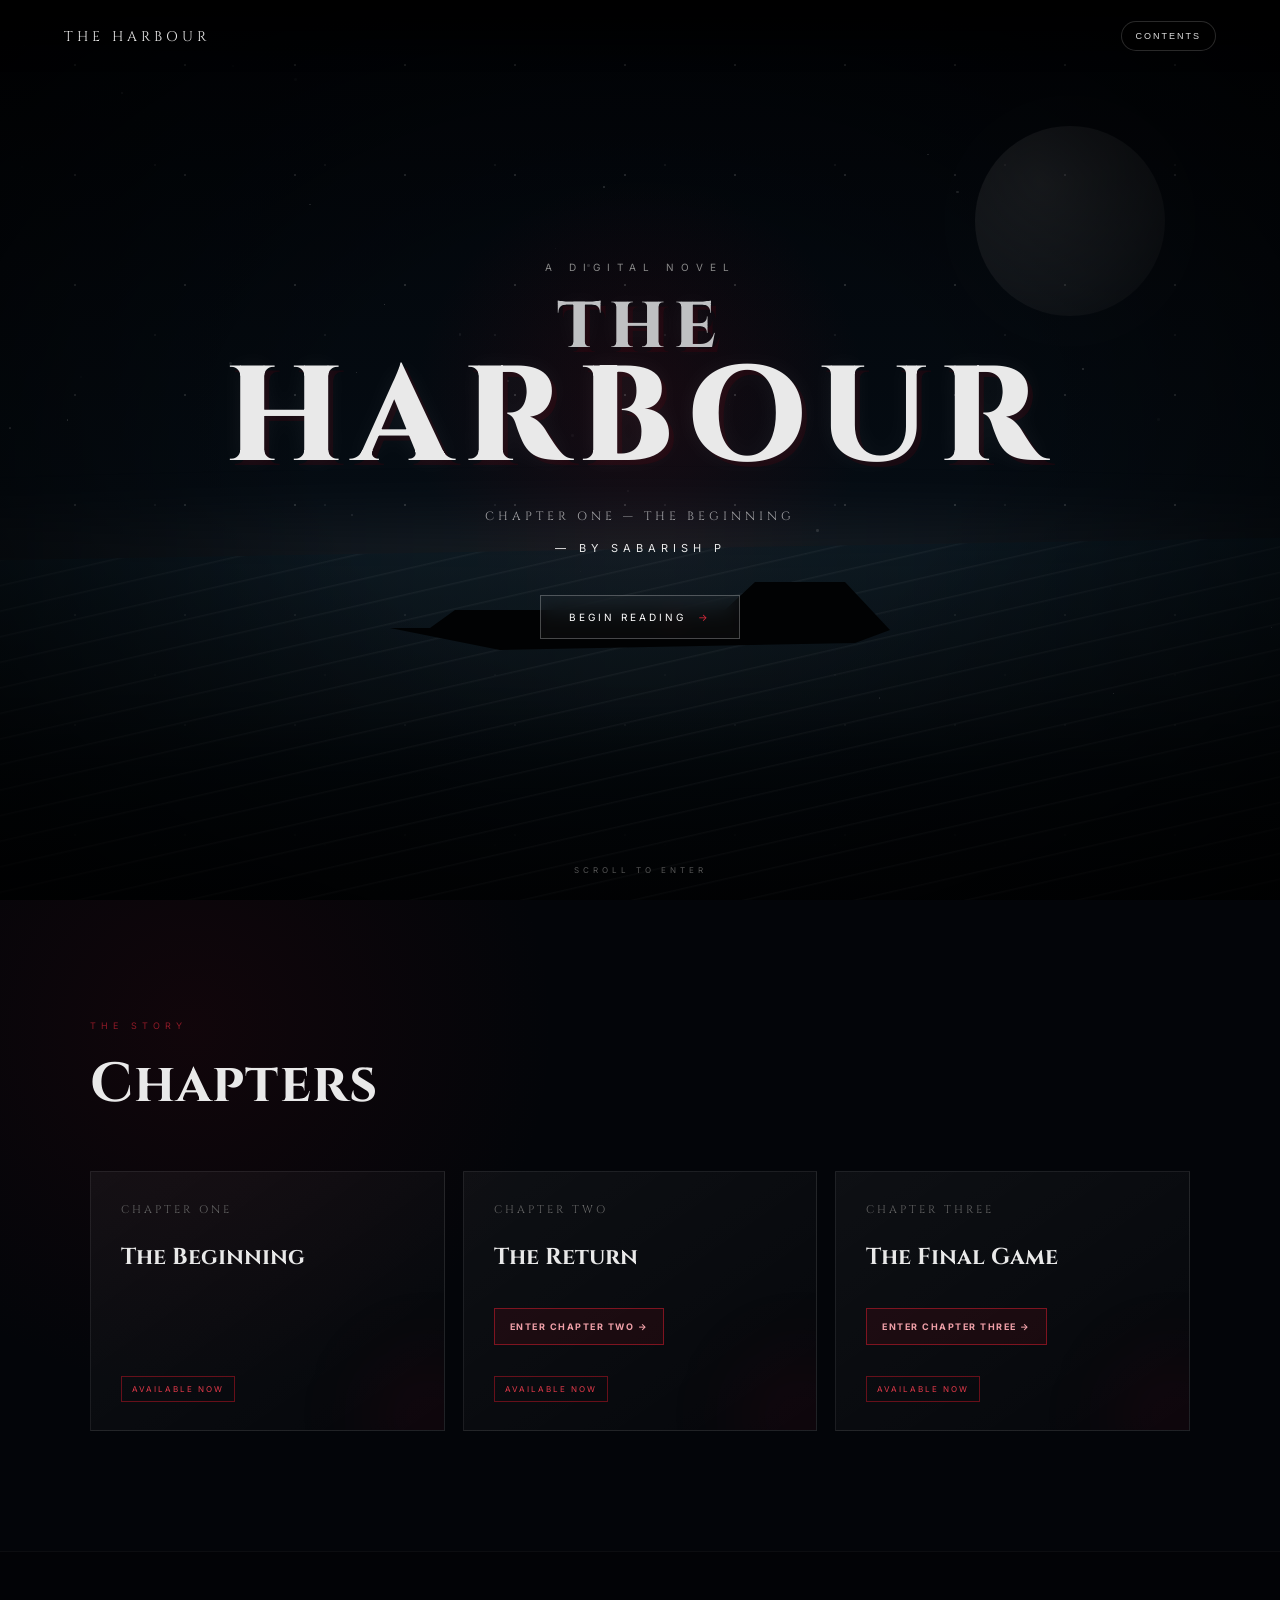
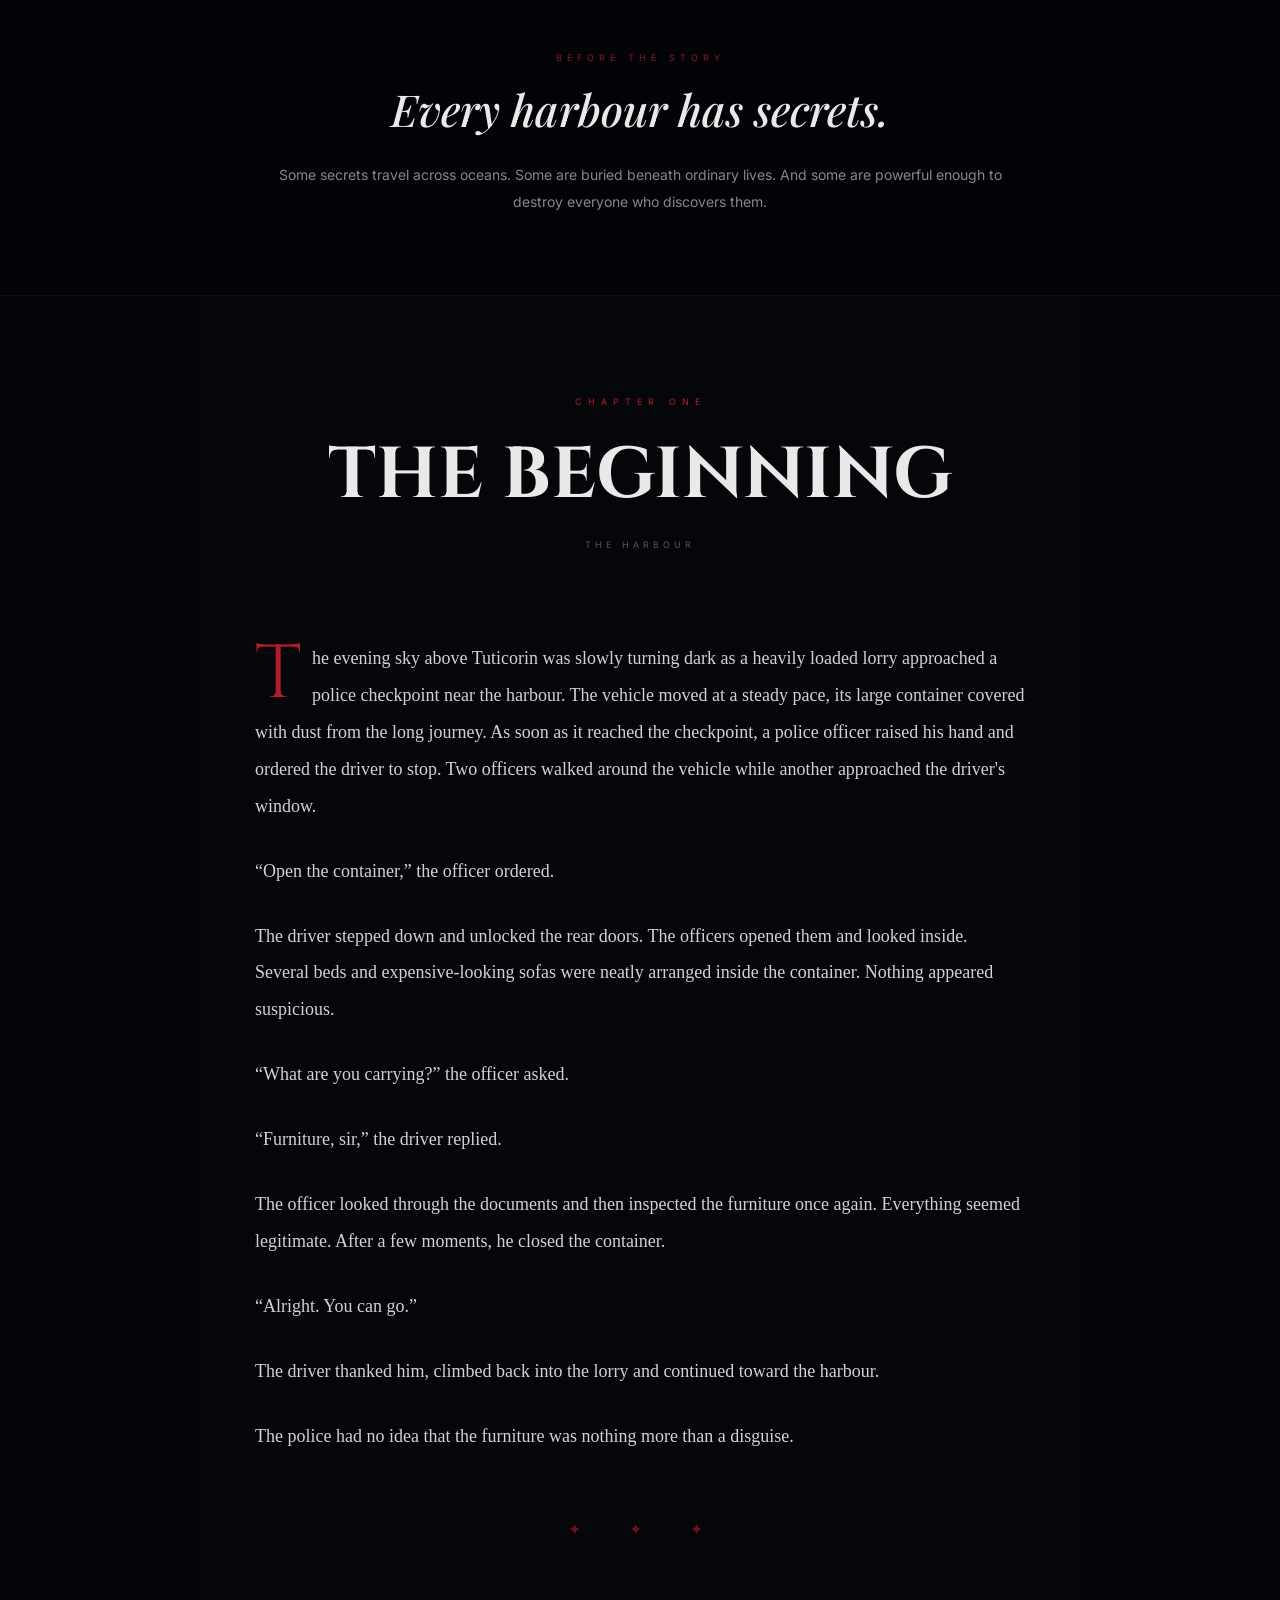
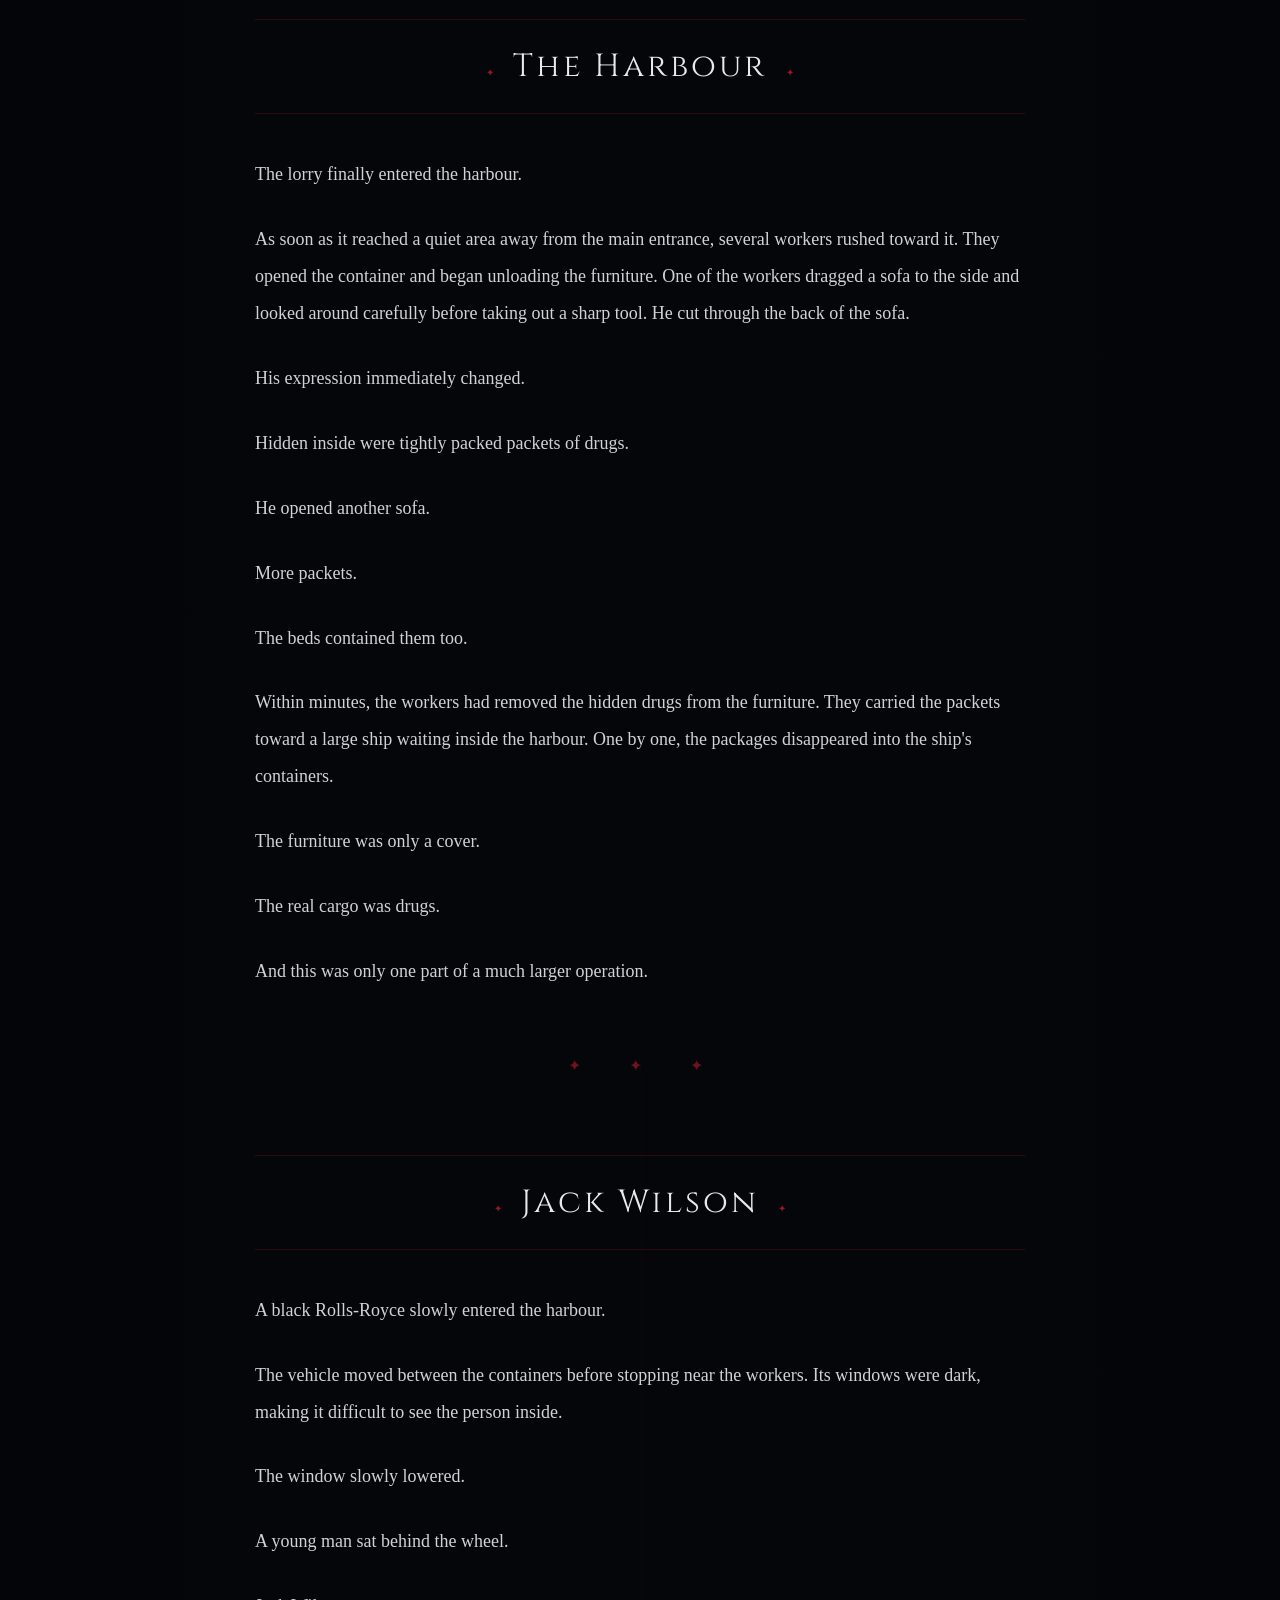
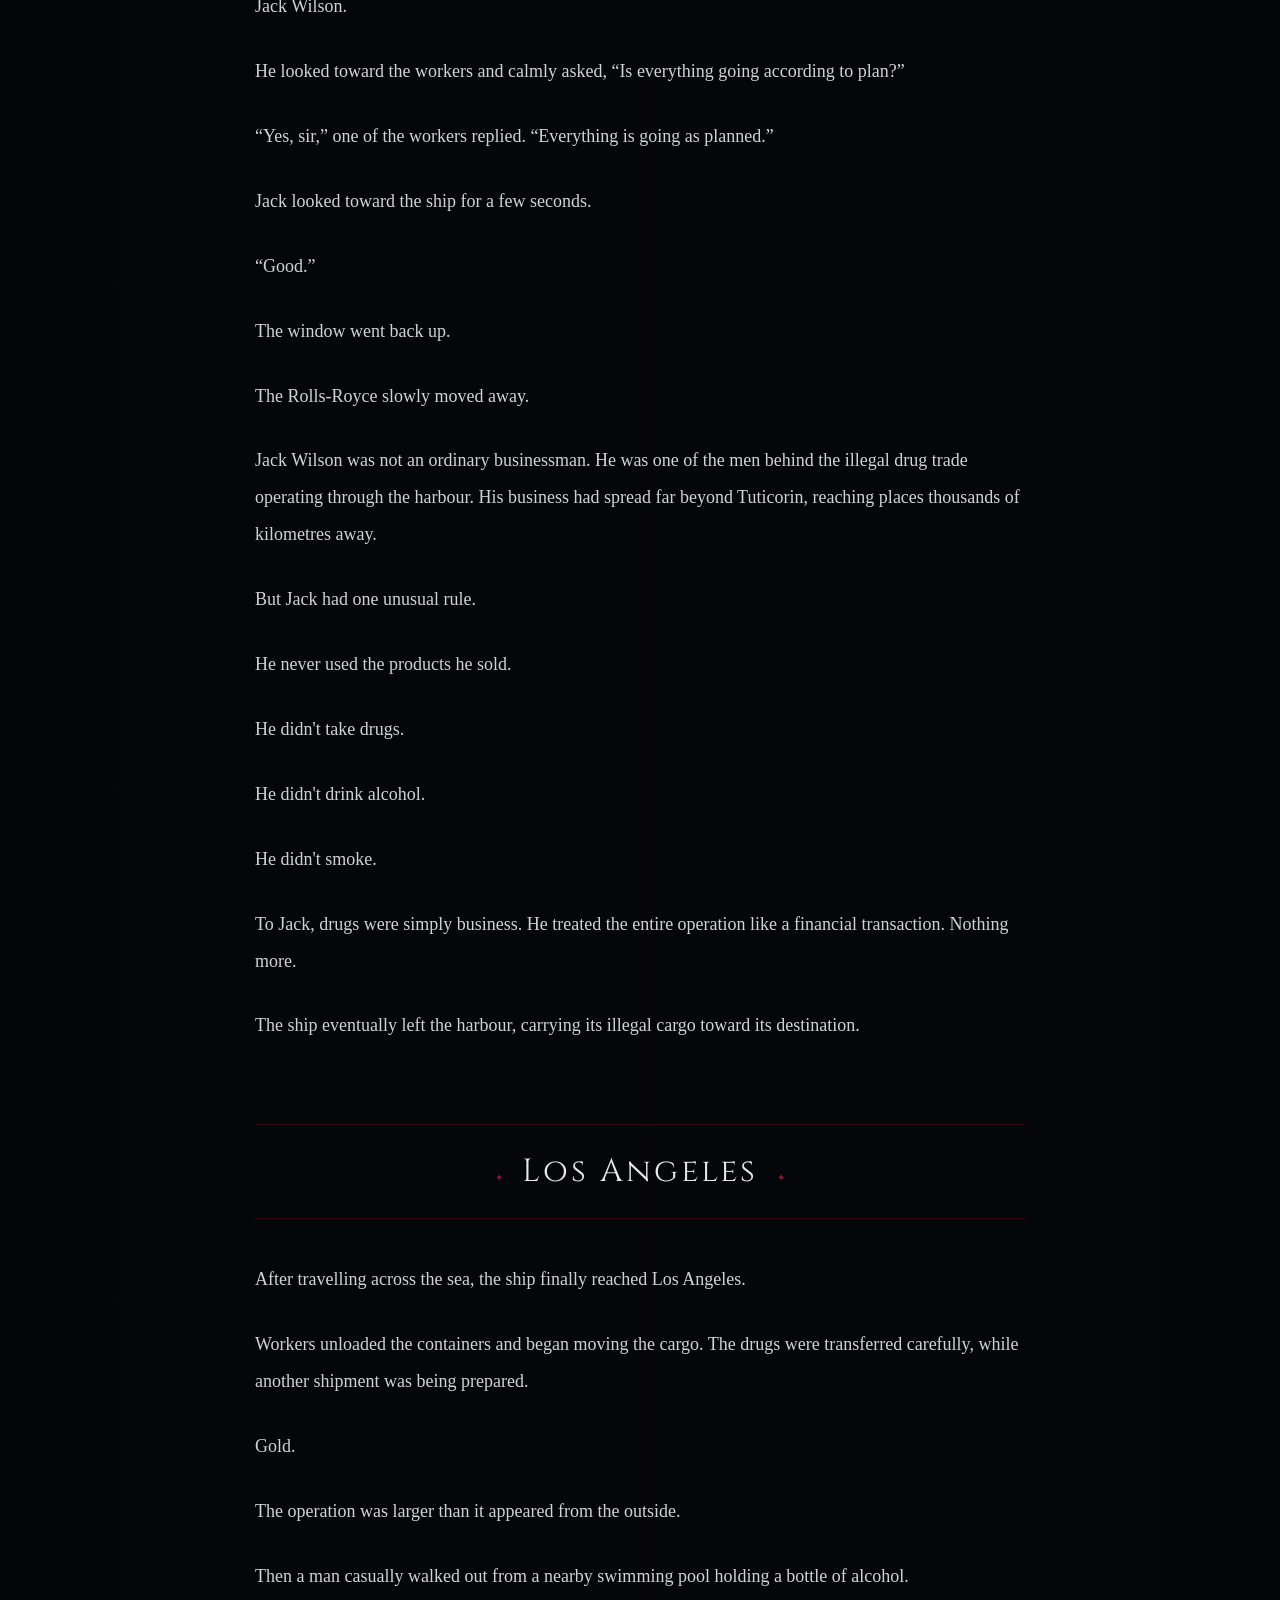
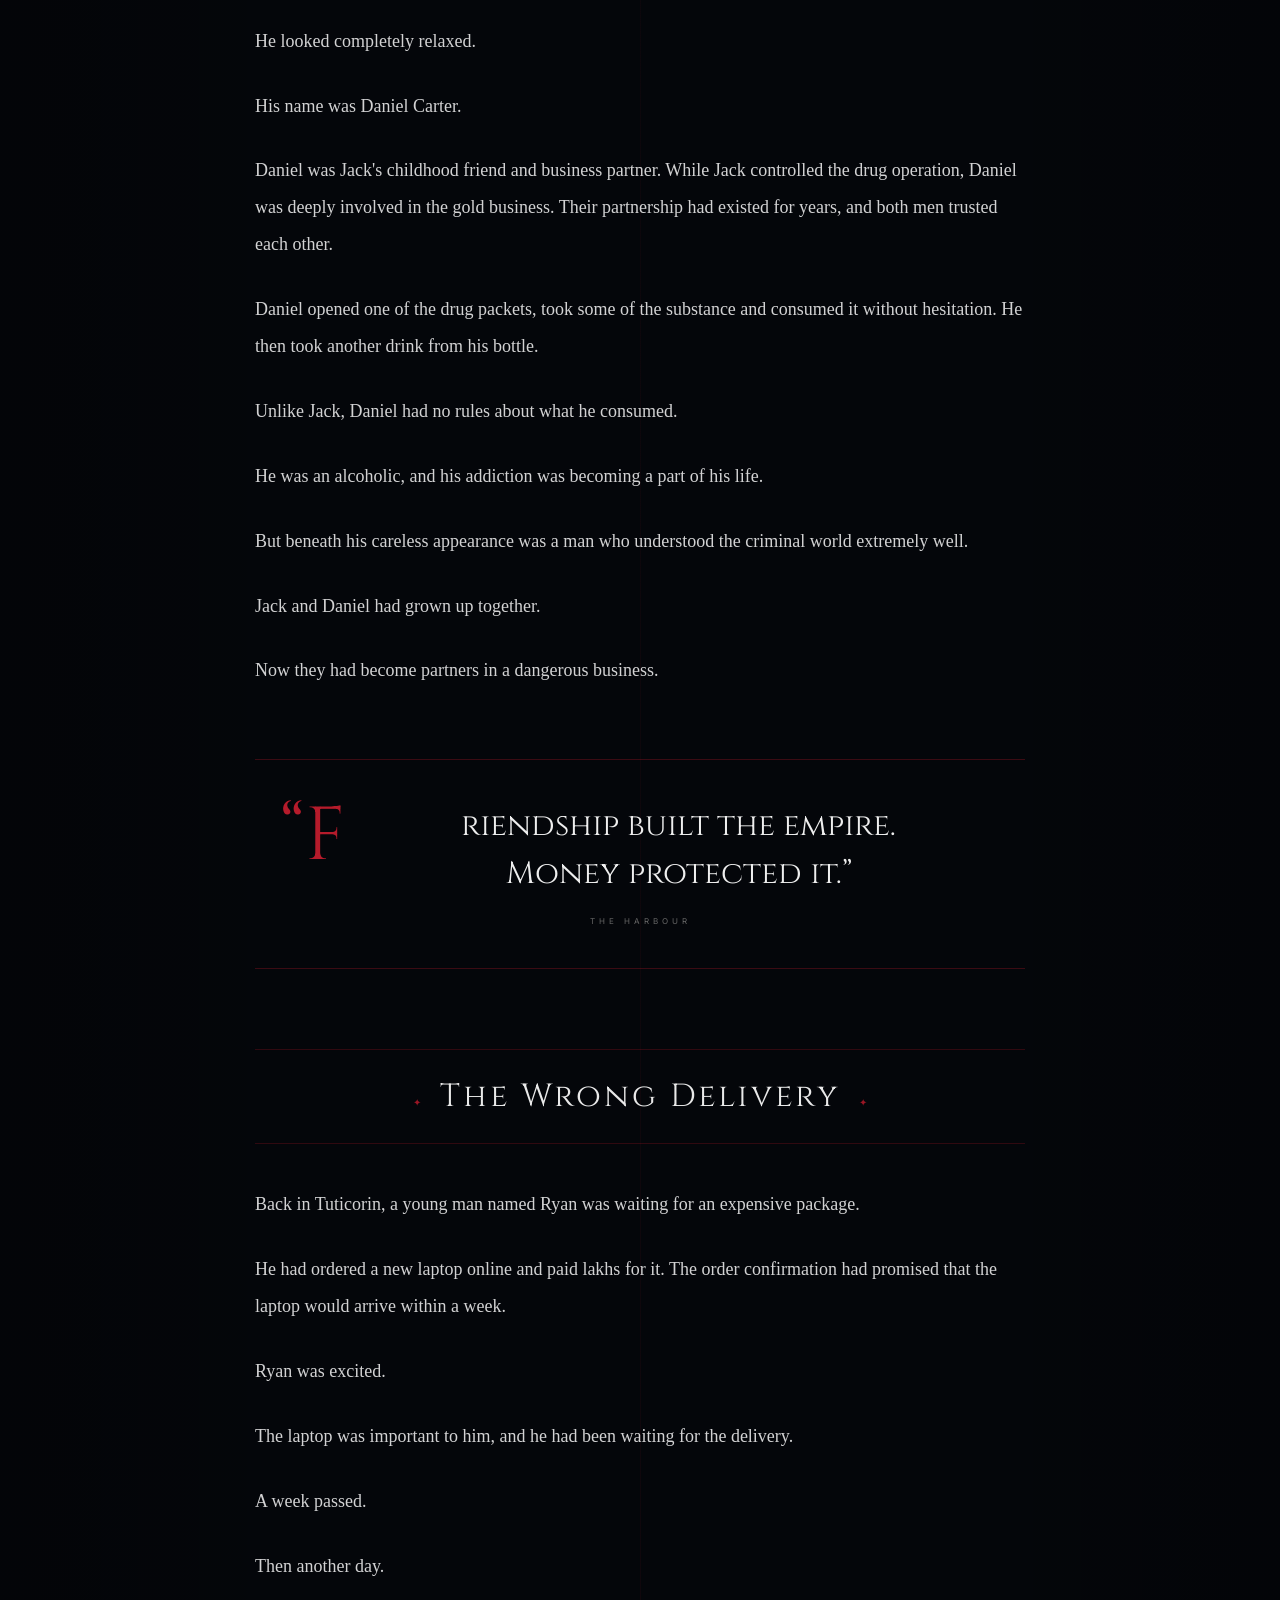
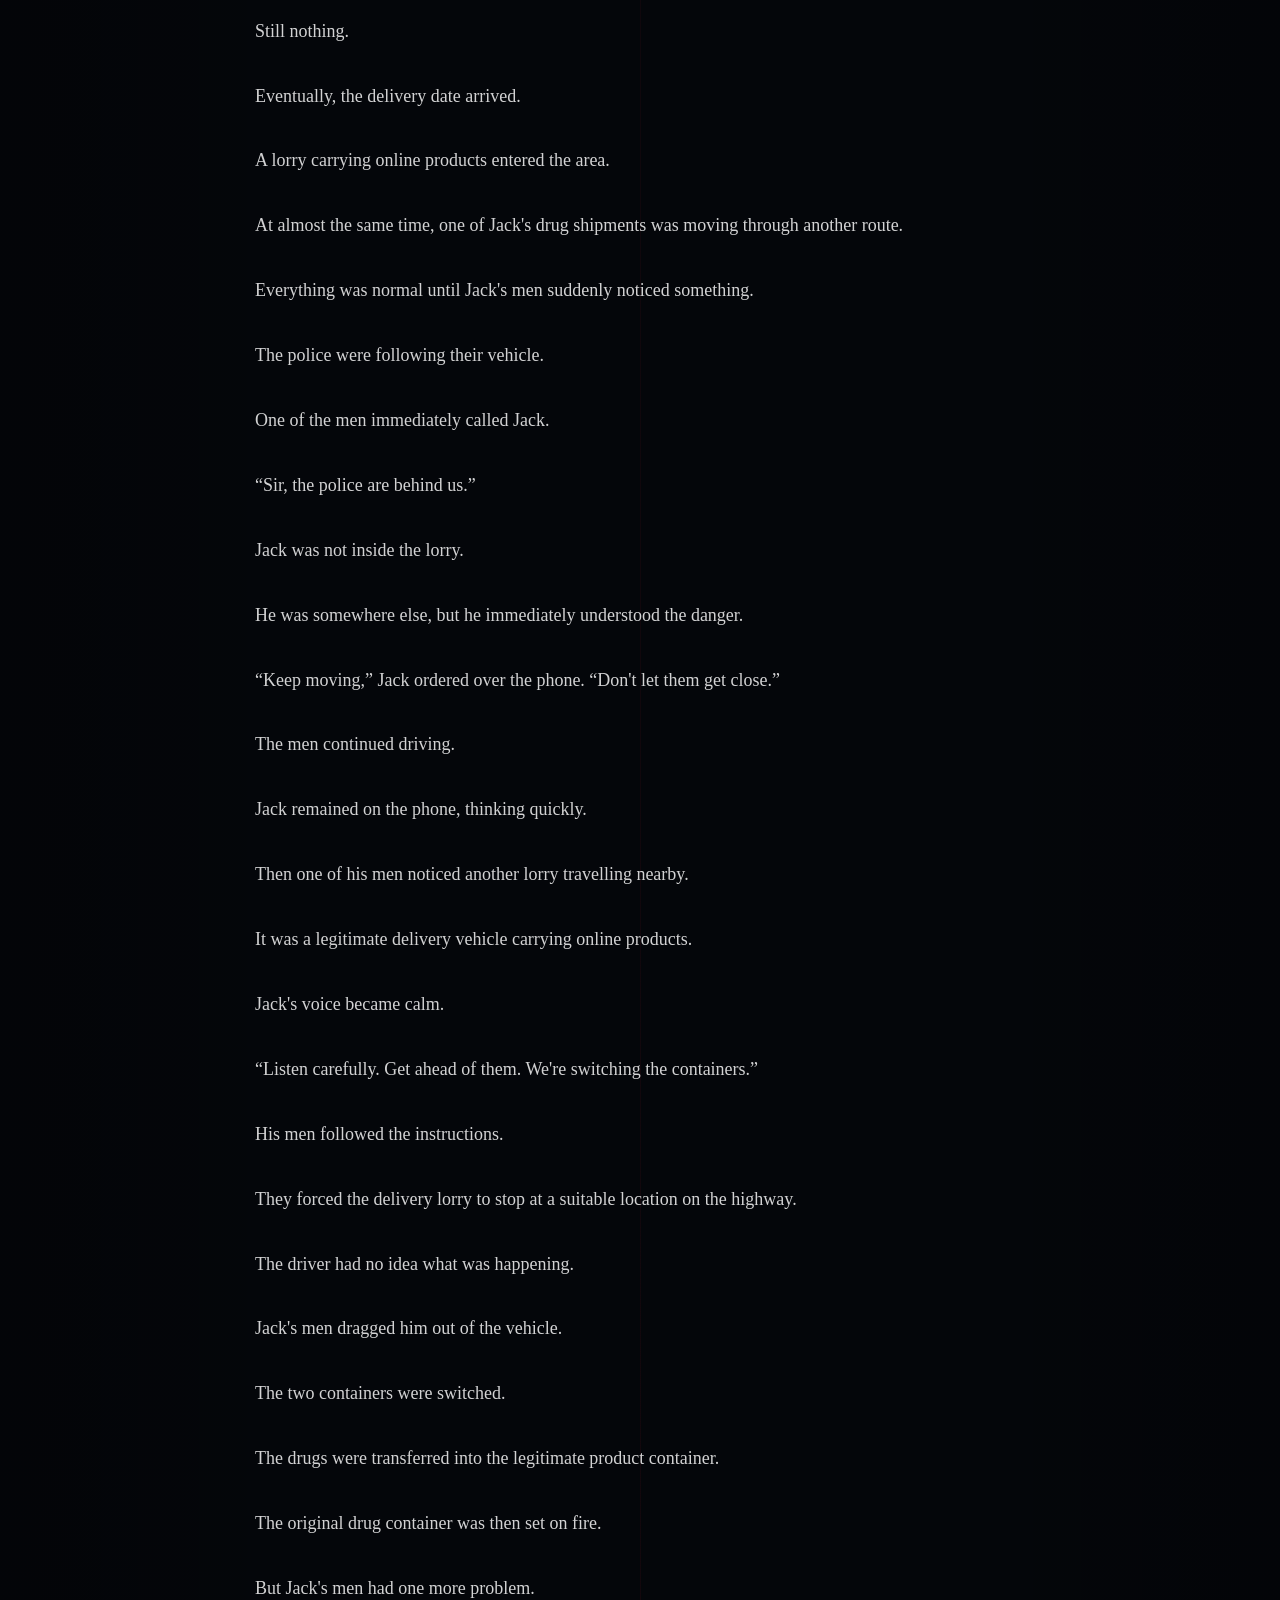
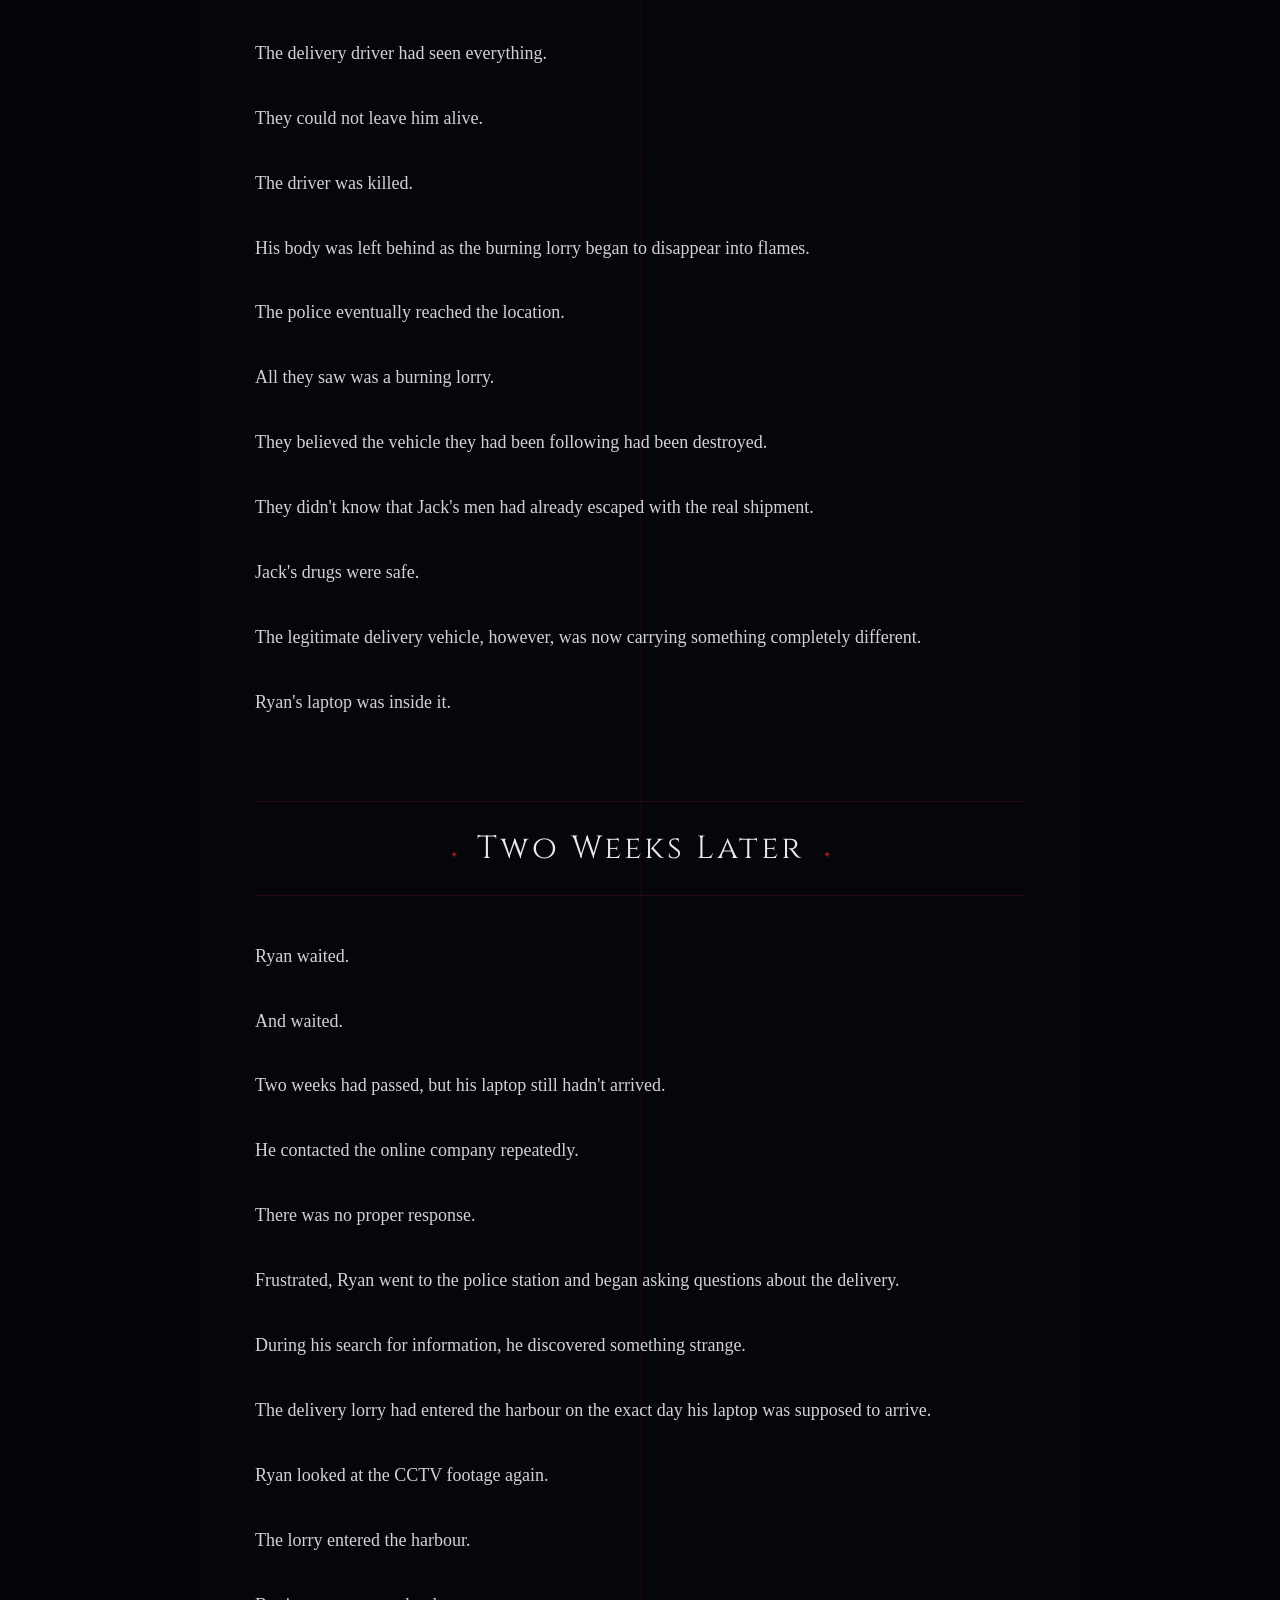
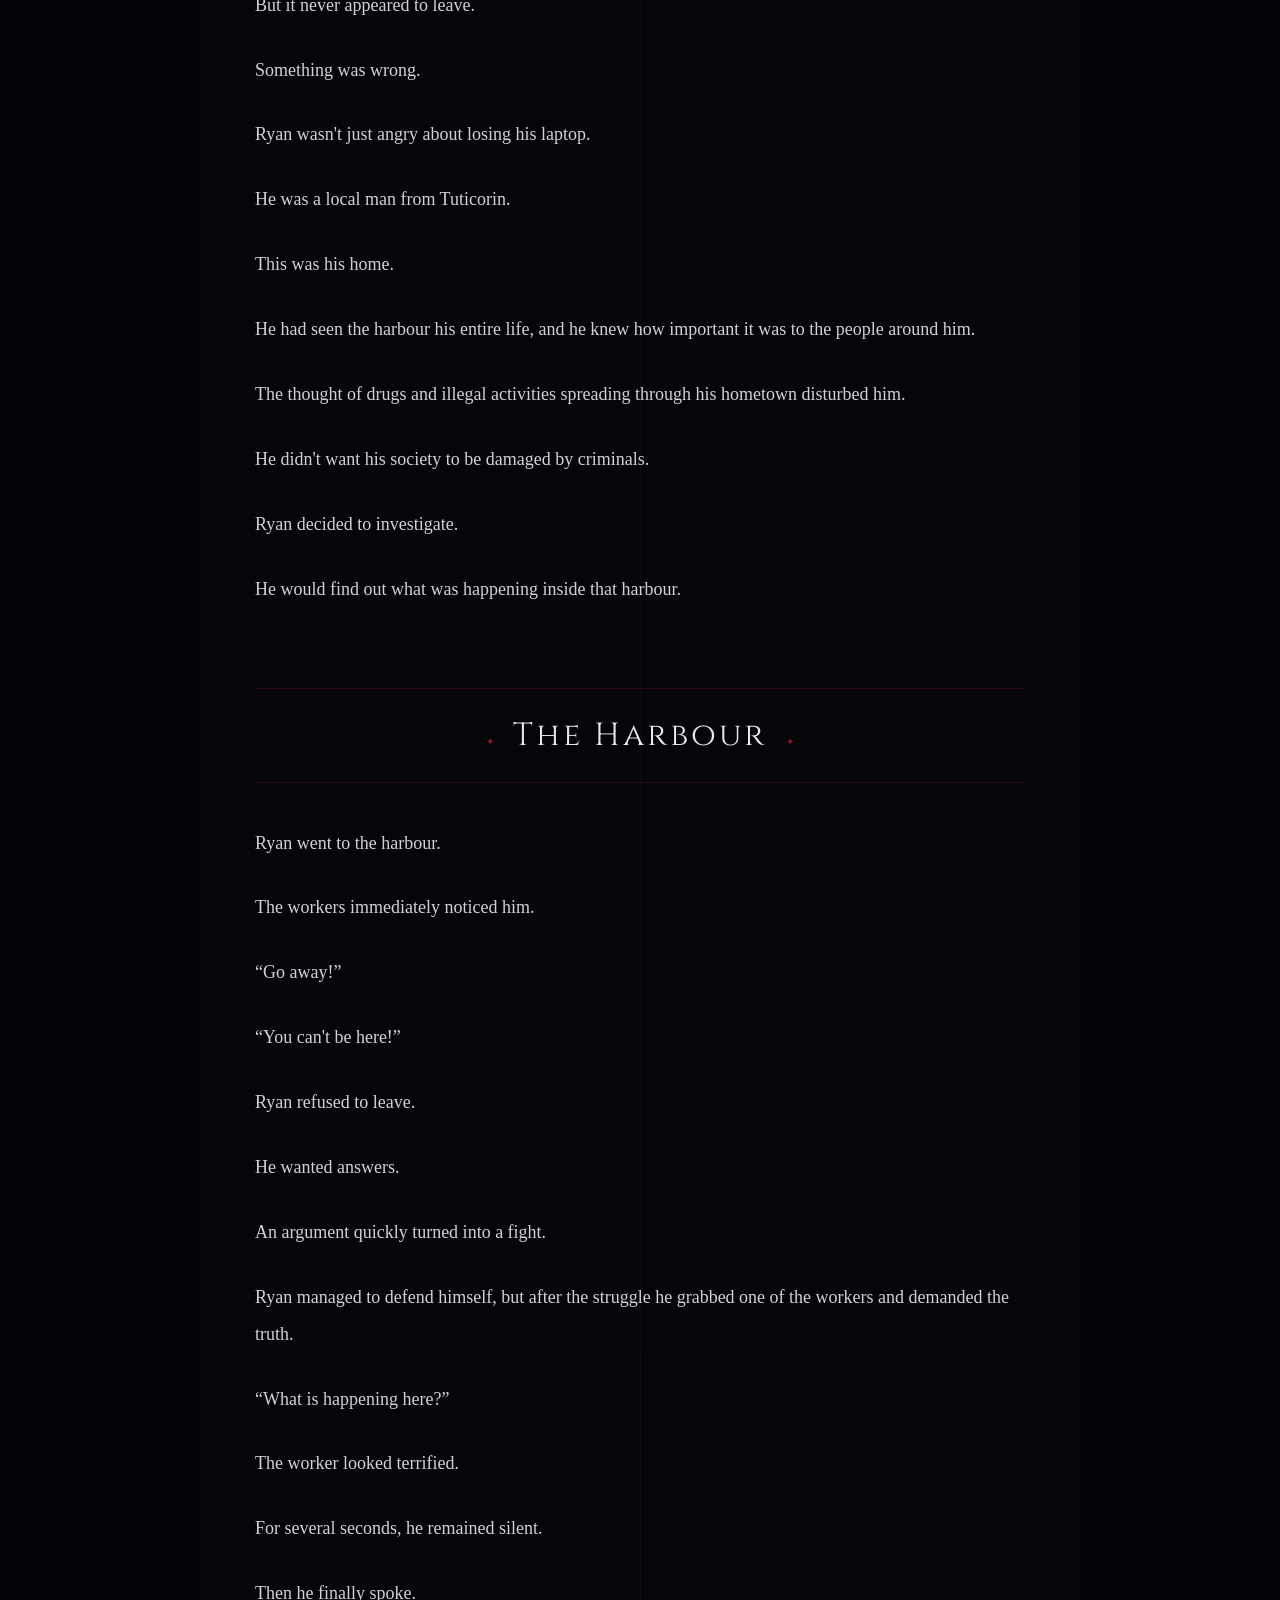
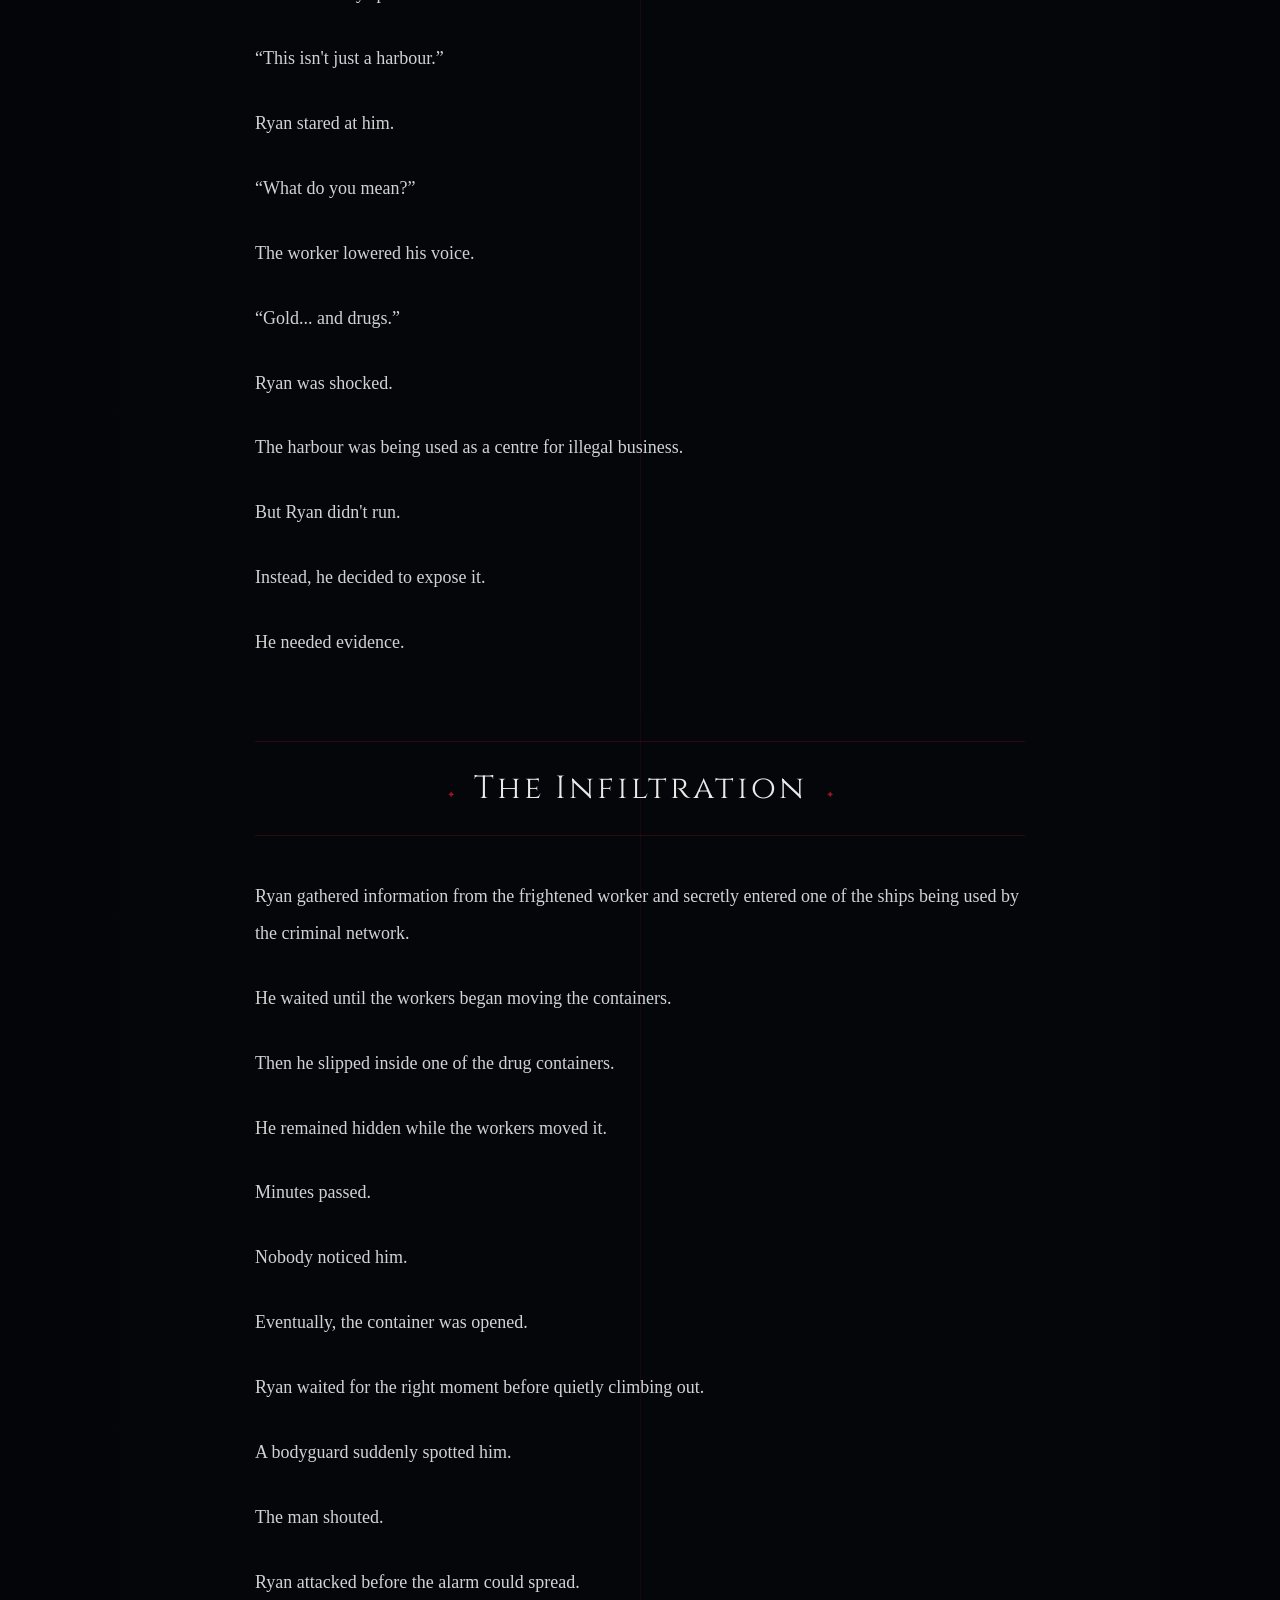
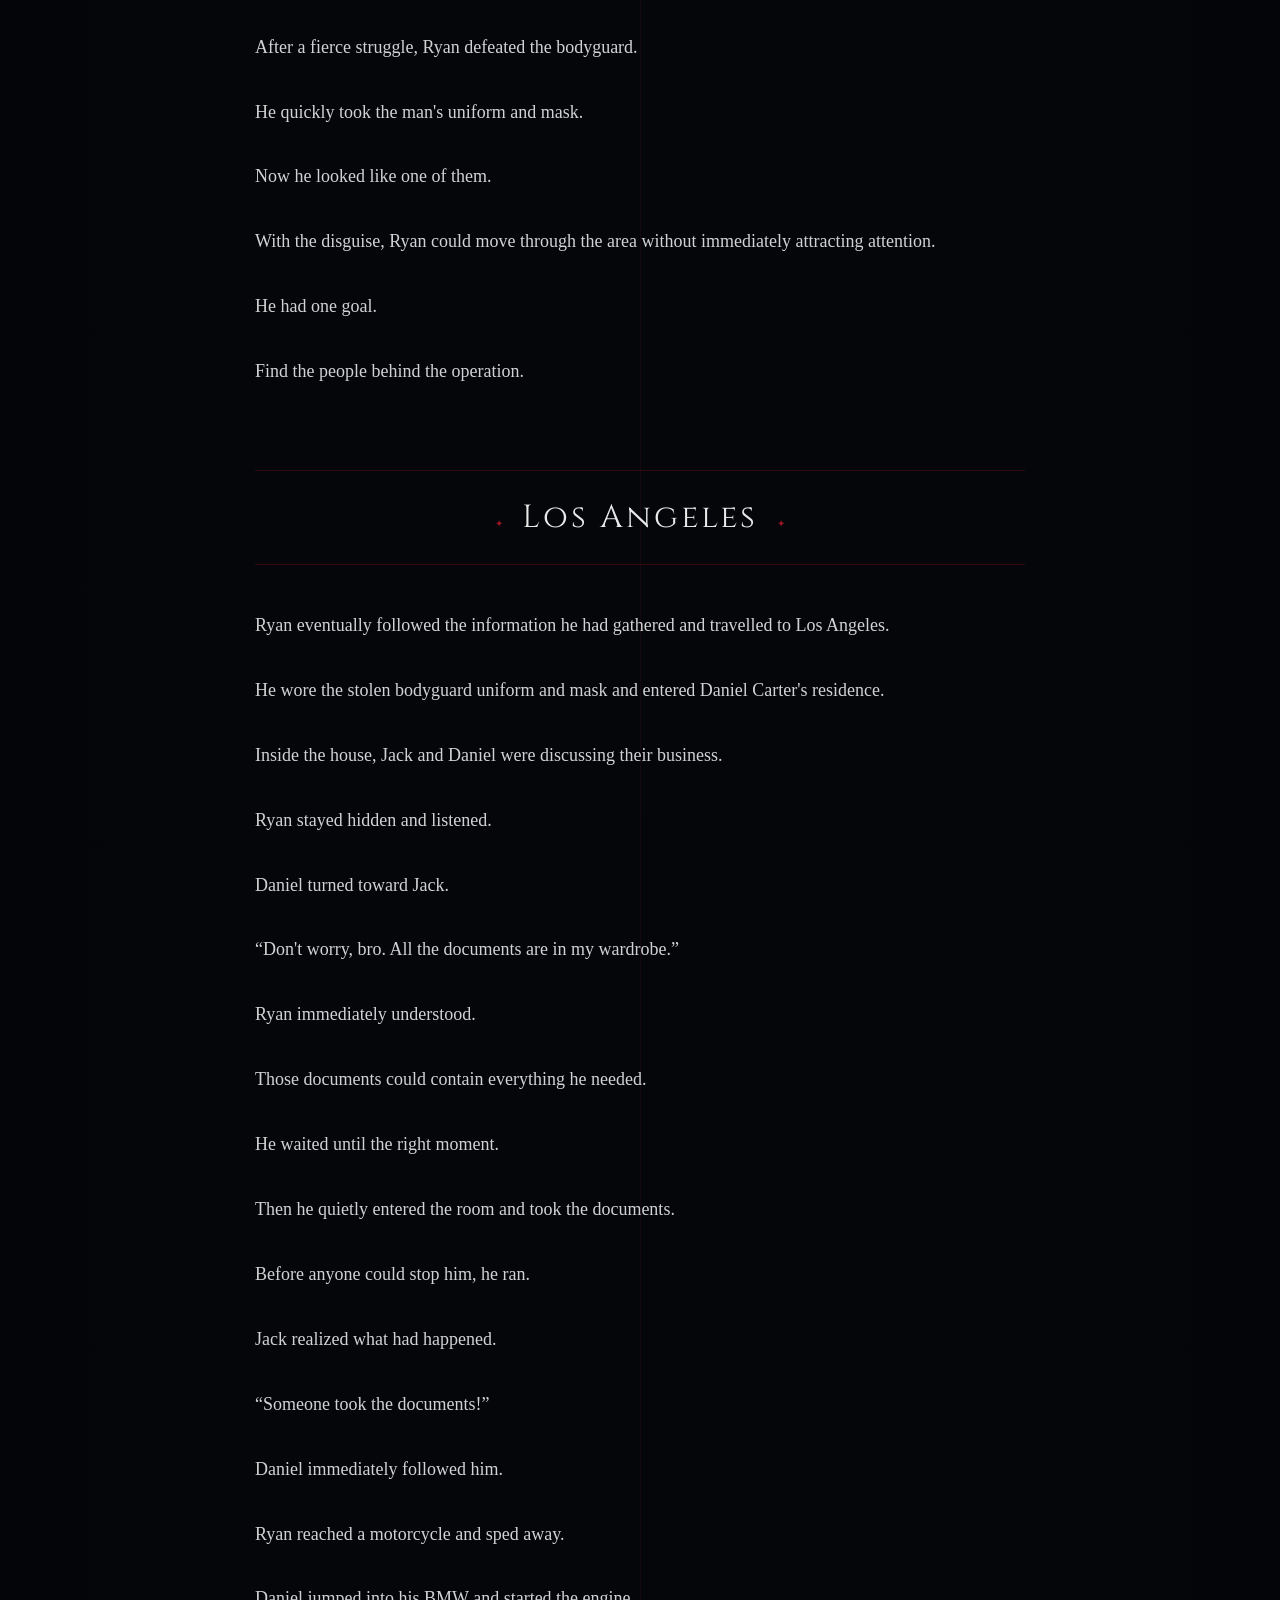
<file: index.html>
<!DOCTYPE html>
<html lang="en">
<head>
<meta charset="UTF-8">
<meta name="viewport" content="width=device-width, initial-scale=1.0">
<meta name="theme-color" content="#030407">
<meta name="description" content="THE HARBOUR — Chapter One: The Beginning — By Sabarish P">

<title>THE HARBOUR | Chapter One</title>

<link rel="preconnect" href="https://fonts.googleapis.com">
<link rel="preconnect" href="https://fonts.gstatic.com" crossorigin>
<link href="https://fonts.googleapis.com/css2?family=Cinzel:wght@500;600;700;800;900&family=Inter:wght@400;500;600;700&family=Playfair+Display:ital,wght@0,500;0,600;1,500&display=swap" rel="stylesheet">

<style>
*{
    margin:0;
    padding:0;
    box-sizing:border-box;
}

html{
    scroll-behavior:smooth;
}

body{
    background:#020306;
    color:#e9e9e9;
    font-family:Inter,Arial,sans-serif;
    overflow-x:hidden;
}

:root{
    --red:#a81425;
    --bright-red:#e52b3c;
    --dark-red:#4d0812;
    --white:#eeeeee;
    --muted:#85878d;
    --line:rgba(255,255,255,.09);
}

/* LOADING SCREEN */

.loader{
    position:fixed;
    inset:0;
    background:#010204;
    z-index:99999;
    display:flex;
    align-items:center;
    justify-content:center;
    flex-direction:column;
    transition:1s ease;
}

.loader.hide{
    opacity:0;
    visibility:hidden;
}

.loader-title{
    font-family:Cinzel,serif;
    font-size:clamp(30px,9vw,75px);
    letter-spacing:clamp(4px,2vw,13px);
    text-align:center;
}

.loader-sub{
    margin-top:18px;
    color:#666;
    font-size:9px;
    letter-spacing:5px;
}

.loader-line{
    width:180px;
    height:1px;
    margin-top:25px;
    background:#a81425;
    box-shadow:0 0 15px #a81425;
    animation:loaderLine 1.7s infinite;
}

@keyframes loaderLine{
    0%{transform:scaleX(.05);opacity:.2}
    50%{transform:scaleX(1);opacity:1}
    100%{transform:scaleX(.05);opacity:.2}
}

/* READING PROGRESS */

.progress{
    position:fixed;
    top:0;
    left:0;
    width:0;
    height:3px;
    background:linear-gradient(90deg,#530611,#d51d31,#ff4a58);
    box-shadow:0 0 15px rgba(229,43,60,.7);
    z-index:10000;
}

/* NAVBAR */

.nav{
    position:fixed;
    top:0;
    left:0;
    width:100%;
    height:72px;
    padding:0 5%;
    display:flex;
    justify-content:space-between;
    align-items:center;
    z-index:5000;
    background:linear-gradient(
        to bottom,
        rgba(0,0,0,.88),
        rgba(0,0,0,0)
    );
    pointer-events:none;
}

.nav-logo{
    font-family:Cinzel,serif;
    font-size:14px;
    letter-spacing:4px;
    pointer-events:auto;
}

.nav-right{
    display:flex;
    align-items:center;
    gap:10px;
}

.nav-btn{
    pointer-events:auto;
    border:1px solid rgba(255,255,255,.16);
    background:rgba(0,0,0,.35);
    color:#ddd;
    padding:9px 14px;
    border-radius:30px;
    font-size:9px;
    letter-spacing:2px;
    cursor:pointer;
    backdrop-filter:blur(12px);
    transition:.3s;
}

.nav-btn:hover{
    border-color:#9c1727;
    color:#fff;
}

/* HERO */

.hero{
    min-height:100svh;
    position:relative;
    overflow:hidden;
    display:flex;
    align-items:center;
    justify-content:center;
    text-align:center;
    background:
        radial-gradient(
            circle at 50% 45%,
            rgba(100,12,22,.20),
            transparent 28%
        ),
        linear-gradient(
            180deg,
            #010307 0%,
            #050c13 55%,
            #020305 100%
        );
}

.stars{
    position:absolute;
    inset:0;
    background-image:
        radial-gradient(circle,rgba(255,255,255,.55) 1px,transparent 1.5px),
        radial-gradient(circle,rgba(255,255,255,.25) 1px,transparent 1.5px);
    background-size:110px 110px,170px 170px;
    background-position:20px 10px,70px 80px;
    opacity:.25;
}

.moon{
    position:absolute;
    width:190px;
    height:190px;
    right:9%;
    top:14%;
    border-radius:50%;
    background:
        radial-gradient(
            circle at 35% 30%,
            #d9d9d9,
            #858585 58%,
            #353535
        );
    opacity:.13;
    box-shadow:0 0 100px rgba(220,220,220,.18);
}

.ocean{
    position:absolute;
    left:-5%;
    bottom:-3%;
    width:110%;
    height:42%;
    background:
        repeating-linear-gradient(
            168deg,
            transparent 0 12px,
            rgba(255,255,255,.045) 13px,
            transparent 15px 25px
        ),
        linear-gradient(
            to bottom,
            rgba(5,25,36,.4),
            #010204
        );
    transform:skewY(-1deg);
    animation:ocean 12s linear infinite;
}

@keyframes ocean{
    from{background-position:0 0}
    to{background-position:500px 0}
}

.ship{
    position:absolute;
    bottom:25%;
    left:50%;
    transform:translateX(-50%);
    width:min(500px,75vw);
    height:100px;
    background:#010203;
    clip-path:polygon(
        0 53%,
        8% 53%,
        13% 35%,
        67% 35%,
        73% 7%,
        91% 7%,
        100% 55%,
        93% 68%,
        22% 75%
    );
    filter:drop-shadow(0 0 20px #000);
}

.ship-light{
    position:absolute;
    width:3px;
    height:3px;
    border-radius:50%;
    background:#d92b3a;
    box-shadow:0 0 10px #d92b3a;
    bottom:31%;
    left:calc(50% + 30px);
    animation:blink 2s infinite;
}

@keyframes blink{
    0%,45%,100%{opacity:.2}
    50%,70%{opacity:1}
}

.fog{
    position:absolute;
    width:150%;
    height:220px;
    left:-25%;
    bottom:18%;
    background:
        linear-gradient(
            90deg,
            transparent,
            rgba(220,225,230,.09),
            transparent
        );
    filter:blur(28px);
    animation:fog 13s ease-in-out infinite alternate;
}

@keyframes fog{
    from{transform:translateX(-10%)}
    to{transform:translateX(10%)}
}

.hero:after{
    content:"";
    position:absolute;
    inset:0;
    pointer-events:none;
    background:
        radial-gradient(
            ellipse at center,
            transparent 35%,
            rgba(0,0,0,.78) 100%
        );
}

.hero-content{
    position:relative;
    z-index:10;
    width:min(1000px,92%);
    padding:40px 15px;
    animation:heroEnter 1.8s ease;
}

@keyframes heroEnter{
    from{
        opacity:0;
        transform:translateY(35px) scale(.97);
    }
    to{
        opacity:1;
        transform:translateY(0) scale(1);
    }
}

.hero-tag{
    color:#888;
    font-size:10px;
    letter-spacing:7px;
    margin-bottom:28px;
}

.hero h1{
    font-family:Cinzel,serif;
    font-weight:800;
    font-size:clamp(50px,13vw,135px);
    line-height:.84;
    letter-spacing:clamp(2px,1vw,12px);
    text-shadow:
        0 0 25px rgba(255,255,255,.06),
        5px 5px 0 rgba(80,0,10,.25);
}

.hero h1 .top{
    display:block;
    font-size:.48em;
    letter-spacing:8px;
    margin-bottom:8px;
    color:#bfc0c2;
}

.hero h1 .main{
    display:block;
}

.hero-subtitle{
    margin-top:32px;
    font-family:Cinzel,serif;
    color:#a5a5a8;
    font-size:12px;
    letter-spacing:4px;
}

.hero-author{
    margin-top:17px;
    font-size:11px;
    letter-spacing:5px;
}

.begin-btn{
    display:inline-flex;
    align-items:center;
    justify-content:center;
    margin-top:40px;
    padding:15px 28px;
    color:white;
    text-decoration:none;
    border:1px solid rgba(255,255,255,.25);
    background:rgba(255,255,255,.035);
    backdrop-filter:blur(10px);
    letter-spacing:3px;
    font-size:10px;
    transition:.35s;
}

.begin-btn span{
    margin-left:12px;
    color:#d82a3b;
}

.begin-btn:hover{
    background:#74101d;
    border-color:#b52131;
    box-shadow:
        0 0 25px rgba(170,20,35,.35),
        inset 0 0 20px rgba(255,255,255,.04);
    transform:translateY(-4px);
}

.scroll-hint{
    position:absolute;
    z-index:15;
    bottom:25px;
    left:50%;
    transform:translateX(-50%);
    color:#555;
    font-size:8px;
    letter-spacing:4px;
}

/* CONTENTS */

.contents{
    position:relative;
    padding:120px 0;
    background:
        radial-gradient(
            circle at 15% 20%,
            rgba(100,10,20,.14),
            transparent 30%
        ),
        #030509;
}

.container{
    width:min(1100px,90%);
    margin:auto;
}

.section-label{
    font-size:9px;
    color:#8e1a27;
    letter-spacing:5px;
    margin-bottom:16px;
}

.section-title{
    font-family:Cinzel,serif;
    font-size:clamp(30px,5vw,55px);
    letter-spacing:1px;
}

.chapter-grid{
    display:grid;
    grid-template-columns:repeat(3,1fr);
    gap:18px;
    margin-top:50px;
}

.chapter-card{
    min-height:260px;
    padding:30px;
    position:relative;
    overflow:hidden;
    border:1px solid var(--line);
    background:
        linear-gradient(
            145deg,
            rgba(255,255,255,.045),
            rgba(255,255,255,.008)
        );
    transition:.45s;
}

.chapter-card:before{
    content:"";
    position:absolute;
    width:130px;
    height:130px;
    border-radius:50%;
    background:rgba(150,10,25,.08);
    filter:blur(35px);
    right:-50px;
    bottom:-50px;
    pointer-events:none;
}

.chapter-card:hover{
    transform:translateY(-8px);
    border-color:rgba(180,25,40,.5);
    box-shadow:0 20px 50px rgba(0,0,0,.45);
}

.card-number{
    font-family:Cinzel,serif;
    color:#666;
    font-size:11px;
    letter-spacing:3px;
}

.chapter-card h3{
    font-family:Cinzel,serif;
    font-size:23px;
    margin-top:25px;
}

.card-status{
    position:absolute;
    bottom:28px;
    left:30px;
    font-size:8px;
    letter-spacing:2px;
    padding:7px 10px;
    border:1px solid rgba(255,255,255,.15);
}

.available{
    color:#e43a4a;
    border-color:rgba(180,20,35,.55);
}

.locked{
    color:#666;
}

.lock-icon{
    position:absolute;
    right:28px;
    top:30px;
    font-size:18px;
    opacity:.3;
}

/* CHAPTER TWO BUTTON */

.chapter-two-link{
    display:inline-block;
    position:relative;
    z-index:2;
    margin-top:28px;
    padding:12px 15px;
    color:#f0a0a8;
    text-decoration:none;
    font-family:Inter,Arial,sans-serif;
    font-size:9px;
    font-weight:700;
    letter-spacing:1.5px;
    border:1px solid rgba(180,25,40,.65);
    background:rgba(100,10,20,.2);
    transition:all .3s ease;
}

.chapter-two-link:hover{
    color:#fff;
    background:#74101d;
    border-color:#e52b3c;
    box-shadow:0 0 22px rgba(229,43,60,.3);
    transform:translateY(-3px);
}

.chapter-card .chapter-two-link{
    margin-top:35px;
}

.chapter-card .card-status{
    z-index:2;
}

@media(max-width:800px){
    .chapter-two-link{
        font-size:9px;
        padding:11px 12px;
    }
}

/* CHAPTER THREE BUTTON */

.chapter-three-link{
    display:inline-flex;
    align-items:center;
    justify-content:center;
    position:relative;
    z-index:3;
    margin-top:28px;
    padding:12px 15px;
    color:#f0a0a8;
    text-decoration:none;
    font-family:Inter,Arial,sans-serif;
    font-size:9px;
    font-weight:700;
    letter-spacing:1.5px;
    border:1px solid rgba(180,25,40,.65);
    background:rgba(100,10,20,.2);
    transition:all .3s ease;
}

.chapter-three-link:hover{
    color:#fff;
    background:#74101d;
    border-color:#e52b3c;
    box-shadow:
        0 0 22px rgba(229,43,60,.3),
        inset 0 0 15px rgba(255,255,255,.04);
    transform:translateY(-3px);
}

.chapter-card .chapter-three-link{
    margin-top:35px;
}

@media(max-width:800px){
    .chapter-three-link{
        font-size:9px;
        padding:11px 12px;
    }
}

/* INTRO */

.intro{
    padding:100px 0 80px;
    background:#020306;
    border-top:1px solid rgba(255,255,255,.04);
    border-bottom:1px solid rgba(255,255,255,.04);
}

.intro-inner{
    max-width:760px;
    margin:auto;
    text-align:center;
}

.intro-inner h2{
    font-family:Playfair Display,Georgia,serif;
    font-style:italic;
    font-weight:500;
    font-size:clamp(27px,5vw,44px);
}

.intro-inner p{
    color:#85878c;
    line-height:1.9;
    margin-top:24px;
    font-size:14px;
}

/* STORY */

.story{
    padding:100px 0 140px;
    position:relative;
    background:
        linear-gradient(
            90deg,
            rgba(0,0,0,.22),
            transparent 25%,
            transparent 75%,
            rgba(0,0,0,.22)
        ),
        #04060a;
}

.story:before{
    content:"";
    position:absolute;
    top:0;
    left:50%;
    width:1px;
    height:100%;
    background:linear-gradient(
        to bottom,
        transparent,
        rgba(150,20,35,.15),
        transparent
    );
}

.chapter-heading{
    text-align:center;
    margin-bottom:90px;
    position:relative;
    z-index:2;
}

.chapter-heading .small{
    color:#b51d2c;
    letter-spacing:6px;
    font-size:9px;
}

.chapter-heading h2{
    margin-top:20px;
    font-family:Cinzel,serif;
    font-size:clamp(38px,7vw,72px);
}

.chapter-heading p{
    margin-top:15px;
    color:#555;
    letter-spacing:4px;
    font-size:9px;
}

.story-content{
    width:min(770px,92%);
    margin:auto;
    position:relative;
    z-index:2;
}

.story-content p{
    font-family:Georgia,'Times New Roman',serif;
    font-size:18px;
    line-height:2.05;
    color:#d2d2d3;
    margin-bottom:28px;
}

.story-content p:first-of-type:first-letter{
    float:left;
    font-family:Cinzel,serif;
    font-size:75px;
    line-height:.72;
    padding-right:11px;
    padding-top:8px;
    color:#b51b2b;
}

.scene-title{
    margin:80px 0 42px;
    padding:25px 0;
    border-top:1px solid rgba(160,20,35,.28);
    border-bottom:1px solid rgba(160,20,35,.28);
    text-align:center;
}

.scene-title span{
    font-family:Cinzel,serif;
    font-size:clamp(21px,4vw,32px);
    letter-spacing:3px;
}

.scene-title:before,
.scene-title:after{
    content:"✦";
    color:#9b1625;
    margin:0 15px;
    font-size:10px;
}

.break{
    text-align:center;
    margin:65px 0;
    color:#72101b;
    letter-spacing:9px;
}

.story-quote{
    margin:70px auto;
    padding:42px 25px;
    text-align:center;
    border-top:1px solid rgba(160,20,35,.35);
    border-bottom:1px solid rgba(160,20,35,.35);
}

.story-quote p{
    font-family:Cinzel,serif;
    font-size:clamp(21px,4vw,31px);
    line-height:1.55;
    color:#eee;
    margin:0;
}

.story-quote small{
    display:block;
    margin-top:18px;
    color:#666;
    font-family:Inter,sans-serif;
    font-size:8px;
    letter-spacing:4px;
}

/* ENDING */

.ending{
    min-height:100svh;
    position:relative;
    overflow:hidden;
    display:flex;
    align-items:center;
    justify-content:center;
    text-align:center;
    background:
        radial-gradient(
            circle at center,
            rgba(105,7,18,.22),
            transparent 40%
        ),
        #010204;
}

.fire-glow{
    position:absolute;
    width:600px;
    height:300px;
    background:
        radial-gradient(
            ellipse,
            rgba(170,15,25,.17),
            transparent 65%
        );
    filter:blur(30px);
    animation:fire 2s infinite alternate;
}

@keyframes fire{
    from{transform:scale(.9);opacity:.4}
    to{transform:scale(1.1);opacity:.8}
}

.ending-content{
    position:relative;
    z-index:3;
    padding:30px;
}

.ending-top{
    color:#666;
    font-size:9px;
    letter-spacing:7px;
}

.ending h2{
    font-family:Cinzel,serif;
    font-size:clamp(38px,8vw,82px);
    margin:25px 0;
}

.ending-message{
    font-family:Playfair Display,Georgia,serif;
    font-style:italic;
    color:#ccc;
    font-size:clamp(19px,4vw,28px);
}

.ending-line{
    width:90px;
    height:1px;
    background:#8e1523;
    margin:35px auto;
}

.next-chapter{
    color:#c32536;
    font-family:Cinzel,serif;
    font-size:12px;
    letter-spacing:5px;
}

.next-date{
    color:#555;
    font-size:9px;
    letter-spacing:3px;
    margin-top:18px;
}

/* AUTHOR */

.author-section{
    padding:100px 0;
    background:#05070b;
    text-align:center;
}

.author-symbol{
    width:70px;
    height:70px;
    border:1px solid rgba(255,255,255,.2);
    border-radius:50%;
    display:flex;
    justify-content:center;
    align-items:center;
    margin:0 auto 25px;
    font-family:Cinzel,serif;
    font-size:18px;
    box-shadow:0 0 30px rgba(130,10,25,.08);
}

.author-section h2{
    font-family:Cinzel,serif;
    font-size:29px;
}

.author-section p{
    max-width:580px;
    margin:18px auto 0;
    color:#73757a;
    line-height:1.8;
    font-size:13px;
}

/* FOOTER */

footer{
    text-align:center;
    padding:30px 15px;
    border-top:1px solid rgba(255,255,255,.05);
    background:#020305;
    color:#4c4d51;
    font-size:8px;
    letter-spacing:3px;
}

/* REVEAL ANIMATION */

.reveal{
    opacity:0;
    transform:translateY(35px);
    transition:
        opacity 1s ease,
        transform 1s ease;
}

.reveal.show{
    opacity:1;
    transform:translateY(0);
}

/* MOBILE */

@media(max-width:800px){

    .nav{
        height:62px;
        padding:0 4%;
    }

    .nav-logo{
        font-size:11px;
        letter-spacing:3px;
    }

    .nav-btn{
        padding:8px 11px;
        font-size:8px;
    }

    .moon{
        width:120px;
        height:120px;
        top:17%;
        right:7%;
    }

    .ship{
        bottom:27%;
        height:70px;
    }

    .ocean{
        height:35%;
    }

    .hero-tag{
        font-size:8px;
        letter-spacing:4px;
    }

    .hero-subtitle{
        font-size:9px;
        letter-spacing:3px;
    }

    .hero-author{
        font-size:9px;
        letter-spacing:4px;
    }

    .chapter-grid{
        grid-template-columns:1fr;
    }

    .chapter-card{
        min-height:220px;
    }

    .chapter-card .chapter-two-link{
        margin-top:30px;
    }

    .chapter-card .chapter-three-link{
        margin-top:30px;
    }

    .contents{
        padding:85px 0;
    }

    .intro{
        padding:80px 0 60px;
    }

    .story{
        padding:80px 0 100px;
    }

    .story-content p{
        font-size:17px;
        line-height:1.95;
    }

    .story-content p:first-of-type:first-letter{
        font-size:62px;
    }

    .scene-title{
        margin:65px 0 35px;
    }

    .scene-title:before,
    .scene-title:after{
        margin:0 8px;
    }

    .ending{
        min-height:80svh;
    }
}

@media(prefers-reduced-motion:reduce){

    *,
    *::before,
    *::after{
        animation-duration:.01ms !important;
        animation-iteration-count:1 !important;
        scroll-behavior:auto !important;
    }
}
</style>
</head>

<body>

<!-- LOADER -->

<div class="loader" id="loader">
    <div class="loader-title">THE HARBOUR</div>
    <div class="loader-sub">ENTERING THE STORY</div>
    <div class="loader-line"></div>
</div>

<!-- PROGRESS -->

<div class="progress" id="progress"></div>

<!-- NAVIGATION -->

<nav class="nav">

    <div class="nav-logo">
        THE HARBOUR
    </div>

    <div class="nav-right">

        <button
            class="nav-btn"
            onclick="document.getElementById('contents').scrollIntoView()">
            CONTENTS
        </button>

    </div>

</nav>

<!-- HERO -->

<section class="hero">

    <div class="stars"></div>
    <div class="moon"></div>
    <div class="fog"></div>
    <div class="ocean"></div>
    <div class="ship"></div>
    <div class="ship-light"></div>

    <div class="hero-content">

        <div class="hero-tag">
            A DIGITAL NOVEL
        </div>

        <h1>
            <span class="top">THE</span>
            <span class="main">HARBOUR</span>
        </h1>

        <div class="hero-subtitle">
            CHAPTER ONE — THE BEGINNING
        </div>

        <div class="hero-author">
            — BY SABARISH P
        </div>

        <a href="#chapter" class="begin-btn">
            BEGIN READING
            <span>→</span>
        </a>

    </div>

    <div class="scroll-hint">
        SCROLL TO ENTER
    </div>

</section>

<!-- CONTENTS -->

<section class="contents" id="contents">

    <div class="container">

        <div class="section-label reveal">
            THE STORY
        </div>

        <h2 class="section-title reveal">
            Chapters
        </h2>

        <div class="chapter-grid">

            <!-- CHAPTER ONE -->

            <div class="chapter-card reveal">

                <div class="card-number">
                    CHAPTER ONE
                </div>

                <h3>
                    The Beginning
                </h3>

                <div class="card-status available">
                    AVAILABLE NOW
                </div>

            </div>

            <!-- CHAPTER TWO: AVAILABLE -->

            <div class="chapter-card reveal">

                <div class="card-number">
                    CHAPTER TWO
                </div>

                <h3>
                    The Return
                </h3>

                <a href="chapter-two.html" class="chapter-two-link">
                    ENTER CHAPTER TWO →
                </a>

                <div class="card-status available">
                    AVAILABLE NOW
                </div>

            </div>

            <!-- CHAPTER THREE: AVAILABLE -->

            <div class="chapter-card reveal">

                <div class="card-number">
                    CHAPTER THREE
                </div>

                <h3>
                    The Final Game
                </h3>

                <a href="chapter-three.html" class="chapter-three-link">
                    ENTER CHAPTER THREE →
                </a>

                <div class="card-status available">
                    AVAILABLE NOW
                </div>

            </div>

        </div>

    </div>

</section>

<!-- INTRO -->

<section class="intro">

    <div class="container">

        <div class="intro-inner reveal">

            <div class="section-label">
                BEFORE THE STORY
            </div>

            <h2>
                Every harbour has secrets.
            </h2>

            <p>
                Some secrets travel across oceans. Some are buried beneath
                ordinary lives. And some are powerful enough to destroy
                everyone who discovers them.
            </p>

        </div>

    </div>

</section>

<!-- CHAPTER ONE -->

<section class="story" id="chapter">

    <div class="container">

        <div class="chapter-heading reveal">

            <div class="small">
                CHAPTER ONE
            </div>

            <h2>
                THE BEGINNING
            </h2>

            <p>
                THE HARBOUR
            </p>

        </div>

        <article class="story-content">

            <p>
                The evening sky above Tuticorin was slowly turning dark as a heavily loaded lorry approached a police checkpoint near the harbour. The vehicle moved at a steady pace, its large container covered with dust from the long journey. As soon as it reached the checkpoint, a police officer raised his hand and ordered the driver to stop. Two officers walked around the vehicle while another approached the driver's window.
            </p>

            <p>
                “Open the container,” the officer ordered.
            </p>

            <p>
                The driver stepped down and unlocked the rear doors. The officers opened them and looked inside. Several beds and expensive-looking sofas were neatly arranged inside the container. Nothing appeared suspicious.
            </p>

            <p>
                “What are you carrying?” the officer asked.
            </p>

            <p>
                “Furniture, sir,” the driver replied.
            </p>

            <p>
                The officer looked through the documents and then inspected the furniture once again. Everything seemed legitimate. After a few moments, he closed the container.
            </p>

            <p>
                “Alright. You can go.”
            </p>

            <p>
                The driver thanked him, climbed back into the lorry and continued toward the harbour.
            </p>

            <p>
                The police had no idea that the furniture was nothing more than a disguise.
            </p>

            <div class="break">
                ✦ &nbsp; ✦ &nbsp; ✦
            </div>

            <div class="scene-title reveal">
                <span>The Harbour</span>
            </div>

            <p>
                The lorry finally entered the harbour.
            </p>

            <p>
                As soon as it reached a quiet area away from the main entrance, several workers rushed toward it. They opened the container and began unloading the furniture. One of the workers dragged a sofa to the side and looked around carefully before taking out a sharp tool. He cut through the back of the sofa.
            </p>

            <p>
                His expression immediately changed.
            </p>

            <p>
                Hidden inside were tightly packed packets of drugs.
            </p>

            <p>
                He opened another sofa.
            </p>

            <p>
                More packets.
            </p>

            <p>
                The beds contained them too.
            </p>

            <p>
                Within minutes, the workers had removed the hidden drugs from the furniture. They carried the packets toward a large ship waiting inside the harbour. One by one, the packages disappeared into the ship's containers.
            </p>

            <p>
                The furniture was only a cover.
            </p>

            <p>
                The real cargo was drugs.
            </p>

            <p>
                And this was only one part of a much larger operation.
            </p>

            <div class="break">
                ✦ &nbsp; ✦ &nbsp; ✦
            </div>

            <div class="scene-title reveal">
                <span>Jack Wilson</span>
            </div>

            <p>
                A black Rolls-Royce slowly entered the harbour.
            </p>

            <p>
                The vehicle moved between the containers before stopping near the workers. Its windows were dark, making it difficult to see the person inside.
            </p>

            <p>
                The window slowly lowered.
            </p>

            <p>
                A young man sat behind the wheel.
            </p>

            <p>
                Jack Wilson.
            </p>

            <p>
                He looked toward the workers and calmly asked, “Is everything going according to plan?”
            </p>

            <p>
                “Yes, sir,” one of the workers replied. “Everything is going as planned.”
            </p>

            <p>
                Jack looked toward the ship for a few seconds.
            </p>

            <p>
                “Good.”
            </p>

            <p>
                The window went back up.
            </p>

            <p>
                The Rolls-Royce slowly moved away.
            </p>

            <p>
                Jack Wilson was not an ordinary businessman. He was one of the men behind the illegal drug trade operating through the harbour. His business had spread far beyond Tuticorin, reaching places thousands of kilometres away.
            </p>

            <p>
                But Jack had one unusual rule.
            </p>

            <p>
                He never used the products he sold.
            </p>

            <p>
                He didn't take drugs.
            </p>

            <p>
                He didn't drink alcohol.
            </p>

            <p>
                He didn't smoke.
            </p>

            <p>
                To Jack, drugs were simply business. He treated the entire operation like a financial transaction. Nothing more.
            </p>

            <p>
                The ship eventually left the harbour, carrying its illegal cargo toward its destination.
            </p>

            <div class="scene-title reveal">
                <span>Los Angeles</span>
            </div>

            <p>
                After travelling across the sea, the ship finally reached Los Angeles.
            </p>

            <p>
                Workers unloaded the containers and began moving the cargo. The drugs were transferred carefully, while another shipment was being prepared.
            </p>

            <p>
                Gold.
            </p>

            <p>
                The operation was larger than it appeared from the outside.
            </p>

            <p>
                Then a man casually walked out from a nearby swimming pool holding a bottle of alcohol.
            </p>

            <p>
                He looked completely relaxed.
            </p>

            <p>
                His name was Daniel Carter.
            </p>

            <p>
                Daniel was Jack's childhood friend and business partner. While Jack controlled the drug operation, Daniel was deeply involved in the gold business. Their partnership had existed for years, and both men trusted each other.
            </p>

            <p>
                Daniel opened one of the drug packets, took some of the substance and consumed it without hesitation. He then took another drink from his bottle.
            </p>

            <p>
                Unlike Jack, Daniel had no rules about what he consumed.
            </p>

            <p>
                He was an alcoholic, and his addiction was becoming a part of his life.
            </p>

            <p>
                But beneath his careless appearance was a man who understood the criminal world extremely well.
            </p>

            <p>
                Jack and Daniel had grown up together.
            </p>

            <p>
                Now they had become partners in a dangerous business.
            </p>

            <div class="story-quote reveal">

                <p>
                    “Friendship built the empire.<br>
                    Money protected it.”
                </p>

                <small>
                    THE HARBOUR
                </small>

            </div>

            <div class="scene-title reveal">
                <span>The Wrong Delivery</span>
            </div>

            <p>
                Back in Tuticorin, a young man named Ryan was waiting for an expensive package.
            </p>

            <p>
                He had ordered a new laptop online and paid lakhs for it. The order confirmation had promised that the laptop would arrive within a week.
            </p>

            <p>
                Ryan was excited.
            </p>

            <p>
                The laptop was important to him, and he had been waiting for the delivery.
            </p>

            <p>
                A week passed.
            </p>

            <p>
                Then another day.
            </p>

            <p>
                Still nothing.
            </p>

            <p>
                Eventually, the delivery date arrived.
            </p>

            <p>
                A lorry carrying online products entered the area.
            </p>

            <p>
                At almost the same time, one of Jack's drug shipments was moving through another route.
            </p>

            <p>
                Everything was normal until Jack's men suddenly noticed something.
            </p>

            <p>
                The police were following their vehicle.
            </p>

            <p>
                One of the men immediately called Jack.
            </p>

            <p>
                “Sir, the police are behind us.”
            </p>

            <p>
                Jack was not inside the lorry.
            </p>

            <p>
                He was somewhere else, but he immediately understood the danger.
            </p>

            <p>
                “Keep moving,” Jack ordered over the phone. “Don't let them get close.”
            </p>

            <p>
                The men continued driving.
            </p>

            <p>
                Jack remained on the phone, thinking quickly.
            </p>

            <p>
                Then one of his men noticed another lorry travelling nearby.
            </p>

            <p>
                It was a legitimate delivery vehicle carrying online products.
            </p>

            <p>
                Jack's voice became calm.
            </p>

            <p>
                “Listen carefully. Get ahead of them. We're switching the containers.”
            </p>

            <p>
                His men followed the instructions.
            </p>

            <p>
                They forced the delivery lorry to stop at a suitable location on the highway.
            </p>

            <p>
                The driver had no idea what was happening.
            </p>

            <p>
                Jack's men dragged him out of the vehicle.
            </p>

            <p>
                The two containers were switched.
            </p>

            <p>
                The drugs were transferred into the legitimate product container.
            </p>

            <p>
                The original drug container was then set on fire.
            </p>

            <p>
                But Jack's men had one more problem.
            </p>

            <p>
                The delivery driver had seen everything.
            </p>

            <p>
                They could not leave him alive.
            </p>

            <p>
                The driver was killed.
            </p>

            <p>
                His body was left behind as the burning lorry began to disappear into flames.
            </p>

            <p>
                The police eventually reached the location.
            </p>

            <p>
                All they saw was a burning lorry.
            </p>

            <p>
                They believed the vehicle they had been following had been destroyed.
            </p>

            <p>
                They didn't know that Jack's men had already escaped with the real shipment.
            </p>

            <p>
                Jack's drugs were safe.
            </p>

            <p>
                The legitimate delivery vehicle, however, was now carrying something completely different.
            </p>

            <p>
                Ryan's laptop was inside it.
            </p>

            <div class="scene-title reveal">
                <span>Two Weeks Later</span>
            </div>

            <p>
                Ryan waited.
            </p>

            <p>
                And waited.
            </p>

            <p>
                Two weeks had passed, but his laptop still hadn't arrived.
            </p>

            <p>
                He contacted the online company repeatedly.
            </p>

            <p>
                There was no proper response.
            </p>

            <p>
                Frustrated, Ryan went to the police station and began asking questions about the delivery.
            </p>

            <p>
                During his search for information, he discovered something strange.
            </p>

            <p>
                The delivery lorry had entered the harbour on the exact day his laptop was supposed to arrive.
            </p>

            <p>
                Ryan looked at the CCTV footage again.
            </p>

            <p>
                The lorry entered the harbour.
            </p>

            <p>
                But it never appeared to leave.
            </p>

            <p>
                Something was wrong.
            </p>

            <p>
                Ryan wasn't just angry about losing his laptop.
            </p>

            <p>
                He was a local man from Tuticorin.
            </p>

            <p>
                This was his home.
            </p>

            <p>
                He had seen the harbour his entire life, and he knew how important it was to the people around him.
            </p>

            <p>
                The thought of drugs and illegal activities spreading through his hometown disturbed him.
            </p>

            <p>
                He didn't want his society to be damaged by criminals.
            </p>

            <p>
                Ryan decided to investigate.
            </p>

            <p>
                He would find out what was happening inside that harbour.
            </p>

            <div class="scene-title reveal">
                <span>The Harbour</span>
            </div>

            <p>
                Ryan went to the harbour.
            </p>

            <p>
                The workers immediately noticed him.
            </p>

            <p>
                “Go away!”
            </p>

            <p>
                “You can't be here!”
            </p>

            <p>
                Ryan refused to leave.
            </p>

            <p>
                He wanted answers.
            </p>

            <p>
                An argument quickly turned into a fight.
            </p>

            <p>
                Ryan managed to defend himself, but after the struggle he grabbed one of the workers and demanded the truth.
            </p>

            <p>
                “What is happening here?”
            </p>

            <p>
                The worker looked terrified.
            </p>

            <p>
                For several seconds, he remained silent.
            </p>

            <p>
                Then he finally spoke.
            </p>

            <p>
                “This isn't just a harbour.”
            </p>

            <p>
                Ryan stared at him.
            </p>

            <p>
                “What do you mean?”
            </p>

            <p>
                The worker lowered his voice.
            </p>

            <p>
                “Gold... and drugs.”
            </p>

            <p>
                Ryan was shocked.
            </p>

            <p>
                The harbour was being used as a centre for illegal business.
            </p>

            <p>
                But Ryan didn't run.
            </p>

            <p>
                Instead, he decided to expose it.
            </p>

            <p>
                He needed evidence.
            </p>

            <div class="scene-title reveal">
                <span>The Infiltration</span>
            </div>

            <p>
                Ryan gathered information from the frightened worker and secretly entered one of the ships being used by the criminal network.
            </p>

            <p>
                He waited until the workers began moving the containers.
            </p>

            <p>
                Then he slipped inside one of the drug containers.
            </p>

            <p>
                He remained hidden while the workers moved it.
            </p>

            <p>
                Minutes passed.
            </p>

            <p>
                Nobody noticed him.
            </p>

            <p>
                Eventually, the container was opened.
            </p>

            <p>
                Ryan waited for the right moment before quietly climbing out.
            </p>

            <p>
                A bodyguard suddenly spotted him.
            </p>

            <p>
                The man shouted.
            </p>

            <p>
                Ryan attacked before the alarm could spread.
            </p>

            <p>
                After a fierce struggle, Ryan defeated the bodyguard.
            </p>

            <p>
                He quickly took the man's uniform and mask.
            </p>

            <p>
                Now he looked like one of them.
            </p>

            <p>
                With the disguise, Ryan could move through the area without immediately attracting attention.
            </p>

            <p>
                He had one goal.
            </p>

            <p>
                Find the people behind the operation.
            </p>

            <div class="scene-title reveal">
                <span>Los Angeles</span>
            </div>

            <p>
                Ryan eventually followed the information he had gathered and travelled to Los Angeles.
            </p>

            <p>
                He wore the stolen bodyguard uniform and mask and entered Daniel Carter's residence.
            </p>

            <p>
                Inside the house, Jack and Daniel were discussing their business.
            </p>

            <p>
                Ryan stayed hidden and listened.
            </p>

            <p>
                Daniel turned toward Jack.
            </p>

            <p>
                “Don't worry, bro. All the documents are in my wardrobe.”
            </p>

            <p>
                Ryan immediately understood.
            </p>

            <p>
                Those documents could contain everything he needed.
            </p>

            <p>
                He waited until the right moment.
            </p>

            <p>
                Then he quietly entered the room and took the documents.
            </p>

            <p>
                Before anyone could stop him, he ran.
            </p>

            <p>
                Jack realized what had happened.
            </p>

            <p>
                “Someone took the documents!”
            </p>

            <p>
                Daniel immediately followed him.
            </p>

            <p>
                Ryan reached a motorcycle and sped away.
            </p>

            <p>
                Daniel jumped into his BMW and started the engine.
            </p>

            <p>
                Jack took another motorcycle.
            </p>

            <p>
                The chase began.
            </p>

            <div class="scene-title reveal">
                <span>The Chase</span>
            </div>

            <p>
                Ryan drove through the streets at full speed.
            </p>

            <p>
                Daniel followed closely behind, but the road suddenly became too narrow for his BMW.
            </p>

            <p>
                He was forced to stop.
            </p>

            <p>
                Jack continued the pursuit.
            </p>

            <p>
                He abandoned his motorcycle and climbed onto a nearby building.
            </p>

            <p>
                From the rooftop, he continued following Ryan.
            </p>

            <p>
                Ryan ran through the streets.
            </p>

            <p>
                Jack pulled out his gun.
            </p>

            <p>
                A gunshot echoed through the area.
            </p>

            <p>
                The bullet struck Ryan's leg.
            </p>

            <p>
                Ryan fell.
            </p>

            <p>
                Jack moved toward him.
            </p>

            <p>
                But suddenly, a bus crossed between them.
            </p>

            <p>
                For a moment, Jack couldn't see Ryan.
            </p>

            <p>
                When the bus passed, Ryan was gone.
            </p>

            <p>
                Jack looked around.
            </p>

            <p>
                Nothing.
            </p>

            <p>
                Ryan had escaped.
            </p>

            <div class="scene-title reveal">
                <span>The Return</span>
            </div>

            <p>
                Ryan returned to India carrying the stolen documents.
            </p>

            <p>
                He handed them to the police.
            </p>

            <p>
                The documents contained information about another upcoming shipment.
            </p>

            <p>
                Ryan and one of the police officers studied the details carefully.
            </p>

            <p>
                They found the date.
            </p>

            <p>
                They found the location.
            </p>

            <p>
                They found the shipment information.
            </p>

            <p>
                A plan was made.
            </p>

            <p>
                They would wait for the next operation and arrest everyone involved.
            </p>

            <div class="scene-title reveal">
                <span>The Trap</span>
            </div>

            <p>
                The day finally arrived.
            </p>

            <p>
                Ryan and the police waited inside the harbour.
            </p>

            <p>
                After some time, a truck entered.
            </p>

            <p>
                They surrounded it.
            </p>

            <p>
                The container was opened.
            </p>

            <p>
                Nothing.
            </p>

            <p>
                No drugs.
            </p>

            <p>
                No gold.
            </p>

            <p>
                The police looked confused.
            </p>

            <p>
                Then Ryan heard something.
            </p>

            <p>
                A movement from inside the container.
            </p>

            <p>
                A man slowly appeared.
            </p>

            <p>
                He was sitting calmly with a shotgun in his hands.
            </p>

            <p>
                Several armed men stood behind him.
            </p>

            <p>
                The man's name was Michael Brooks.
            </p>

            <p>
                Nobody knew why he was there.
            </p>

            <p>
                Nobody knew what he was planning.
            </p>

            <p>
                But they were about to find out.
            </p>

            <p>
                Michael raised the shotgun.
            </p>

            <p>
                The first shot echoed through the harbour.
            </p>

            <p>
                Chaos erupted.
            </p>

            <p>
                The police fought back.
            </p>

            <p>
                Ryan tried to survive the attack.
            </p>

            <p>
                During the battle, Michael shot the police officer.
            </p>

            <p>
                Ryan was now alone.
            </p>

            <p>
                He attacked Michael.
            </p>

            <p>
                The fight became brutal.
            </p>

            <p>
                At the same time, Jack and Daniel arrived.
            </p>

            <p>
                Daniel was drunk.
            </p>

            <p>
                He tried to aim at Ryan, but his vision was blurred and his movements were unstable.
            </p>

            <p>
                Ryan kicked him.
            </p>

            <p>
                Daniel fell to the ground.
            </p>

            <p>
                The fight continued.
            </p>

            <p>
                Ryan eventually managed to overpower Michael.
            </p>

            <p>
                Michael Brooks was dead.
            </p>

            <p>
                But Ryan's fight wasn't over.
            </p>

            <p>
                Jack attacked him.
            </p>

            <p>
                Ryan managed to shoot Jack.
            </p>

            <p>
                Jack was injured but survived.
            </p>

            <p>
                Ryan continued fighting until he finally managed to overpower both Jack and Daniel.
            </p>

            <p>
                He tied them to a small boat and pushed it toward the open sea.
            </p>

            <p>
                Ryan watched as the boat slowly disappeared into the distance.
            </p>

            <p>
                He believed it was over.
            </p>

            <p>
                Jack Wilson and Daniel Carter were gone.
            </p>

            <div class="scene-title reveal">
                <span>The Call</span>
            </div>

            <p>
                Several days passed.
            </p>

            <p>
                Life slowly returned to normal.
            </p>

            <p>
                Ryan finally received a chance to live peacefully.
            </p>

            <p>
                He sat with his new laptop, thinking about everything that had happened.
            </p>

            <p>
                The harbour.
            </p>

            <p>
                The drugs.
            </p>

            <p>
                The gold.
            </p>

            <p>
                Jack.
            </p>

            <p>
                Daniel.
            </p>

            <p>
                He believed the nightmare was finally finished.
            </p>

            <p>
                Then his phone rang.
            </p>

            <p>
                Unknown Number.
            </p>

            <p>
                Ryan stared at the screen.
            </p>

            <p>
                After a moment, he answered.
            </p>

            <p>
                “Hello?”
            </p>

            <p>
                There was silence.
            </p>

            <p>
                Then a familiar voice.
            </p>

            <p>
                Jack.
            </p>

            <p>
                Ryan's face changed.
            </p>

            <p>
                A video appeared on the screen.
            </p>

            <p>
                Jack and Daniel were standing in the middle of a burning forest.
            </p>

            <p>
                Fire surrounded them.
            </p>

            <p>
                Hundreds of dead men lay scattered across the ground.
            </p>

            <p>
                Blood covered the earth.
            </p>

            <p>
                Their faces were stained with blood.
            </p>

            <p>
                Ryan couldn't believe his eyes.
            </p>

            <p>
                Jack slowly looked into the camera.
            </p>

            <p>
                Daniel stood beside him.
            </p>

            <p>
                Neither man looked afraid.
            </p>

            <div class="story-quote reveal">

                <p>
                    “We will be back to kill you.”
                </p>

                <small>
                    JACK &amp; DANIEL
                </small>

            </div>

            <p>
                The call ended.
            </p>

            <p>
                Ryan remained frozen.
            </p>

            <p>
                The screen went black.
            </p>

            <p>
                Somewhere far away, the fire continued to burn.
            </p>

            <p>
                And Jack Wilson was still alive.
            </p>

        </article>

    </div>

</section>

<!-- ENDING: CHAPTER TWO LINK -->

<section class="ending">

    <div class="fire-glow"></div>

    <div class="ending-content reveal">

        <div class="ending-top">
            THE STORY CONTINUES...
        </div>

        <h2>
            CHAPTER TWO
        </h2>

        <div class="ending-message">
            The Return
        </div>

        <div class="ending-line"></div>

        <a href="chapter-two.html" class="chapter-two-link">
            ENTER CHAPTER TWO →
        </a>

        <div class="next-date">
            THE HARBOUR • BY SABARISH P
        </div>

    </div>

</section>

<!-- AUTHOR -->

<section class="author-section">

    <div class="container">

        <div class="author-symbol reveal">
            SP
        </div>

        <h2 class="reveal">
            Sabarish P
        </h2>

        <p class="reveal">
            THE HARBOUR is an original fictional story about friendship,
            ambition, betrayal, crime and the consequences of choosing
            the wrong path.
        </p>

    </div>

</section>

<footer>
    THE HARBOUR © 2026 • BY SABARISH P
</footer>

<script>

/* LOADER */

window.addEventListener("load",function(){

    setTimeout(function(){

        document
            .getElementById("loader")
            .classList.add("hide");

    },1000);

});

/* READING PROGRESS */

window.addEventListener("scroll",function(){

    const scrollTop =
        window.scrollY;

    const documentHeight =
        document.documentElement.scrollHeight -
        document.documentElement.clientHeight;

    const percentage =
        documentHeight > 0
        ? (scrollTop / documentHeight) * 100
        : 0;

    document
        .getElementById("progress")
        .style.width = percentage + "%";

});

/* REVEAL ANIMATION */

const revealElements =
    document.querySelectorAll(".reveal");

const revealObserver =
    new IntersectionObserver(
        function(entries){

            entries.forEach(function(entry){

                if(entry.isIntersecting){

                    entry.target.classList.add("show");

                    revealObserver.unobserve(
                        entry.target
                    );

                }

            });

        },
        {
            threshold:.12
        }
    );

revealElements.forEach(function(element){

    revealObserver.observe(element);

});

/* EXTRA PARTICLES */

const hero =
    document.querySelector(".hero");

for(let i=0;i<35;i++){

    const particle =
        document.createElement("span");

    particle.style.position="absolute";
    particle.style.width=
        Math.random()*2+1+"px";
    particle.style.height=
        particle.style.width;
    particle.style.borderRadius="50%";
    particle.style.background="rgba(255,255,255,.5)";
    particle.style.left=
        Math.random()*100+"%";
    particle.style.top=
        Math.random()*85+"%";
    particle.style.opacity=
        Math.random()*.45;
    particle.style.pointerEvents="none";
    particle.style.animation=
        "floatParticle "+
        (5+Math.random()*8)+"s infinite ease-in-out";
    particle.style.animationDelay=
        Math.random()*6+"s";

    hero.appendChild(particle);

}

/* PARTICLE ANIMATION */

const particleStyle =
document.createElement("style");

particleStyle.innerHTML=`

@keyframes floatParticle{

    0%,100%{
        transform:translateY(0);
        opacity:.1;
    }

    50%{
        transform:translateY(-70px);
        opacity:.7;
    }

}
`;

document.head.appendChild(particleStyle);

</script>

</body>
</html>
</file>
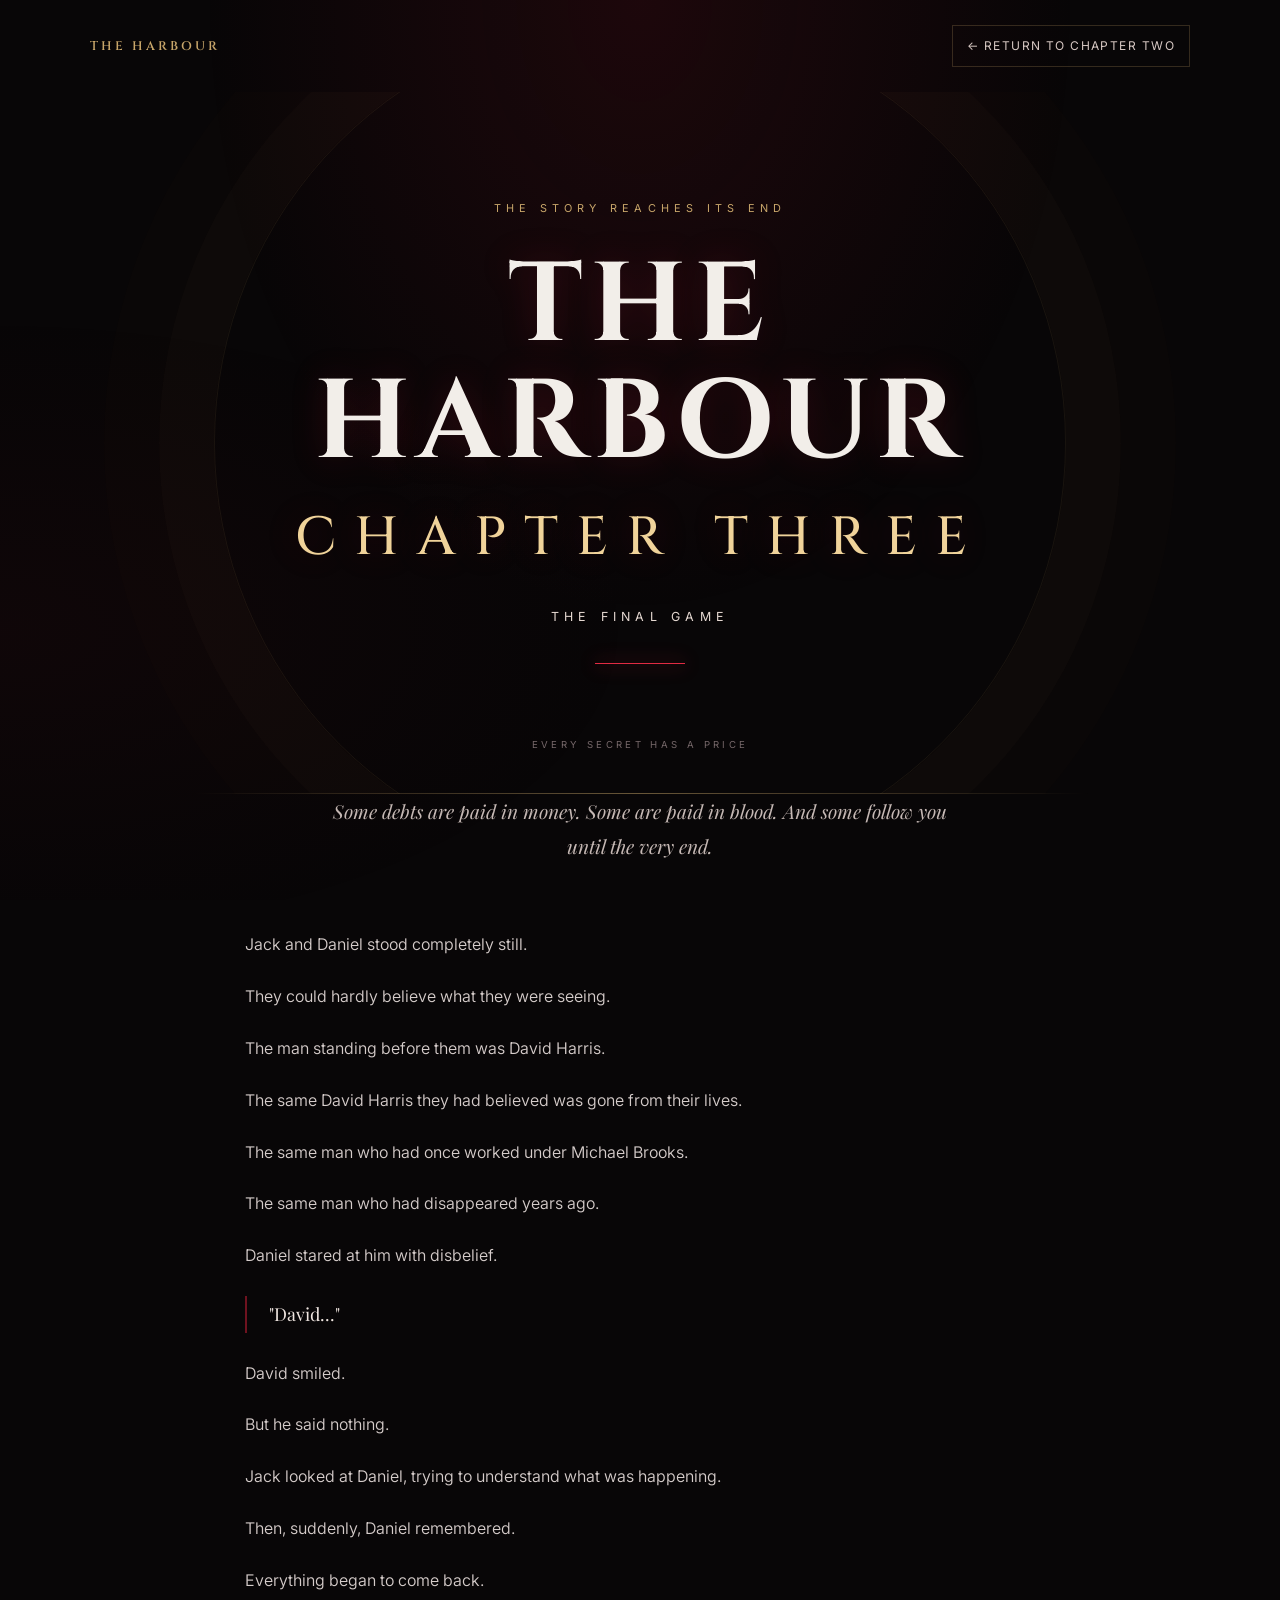
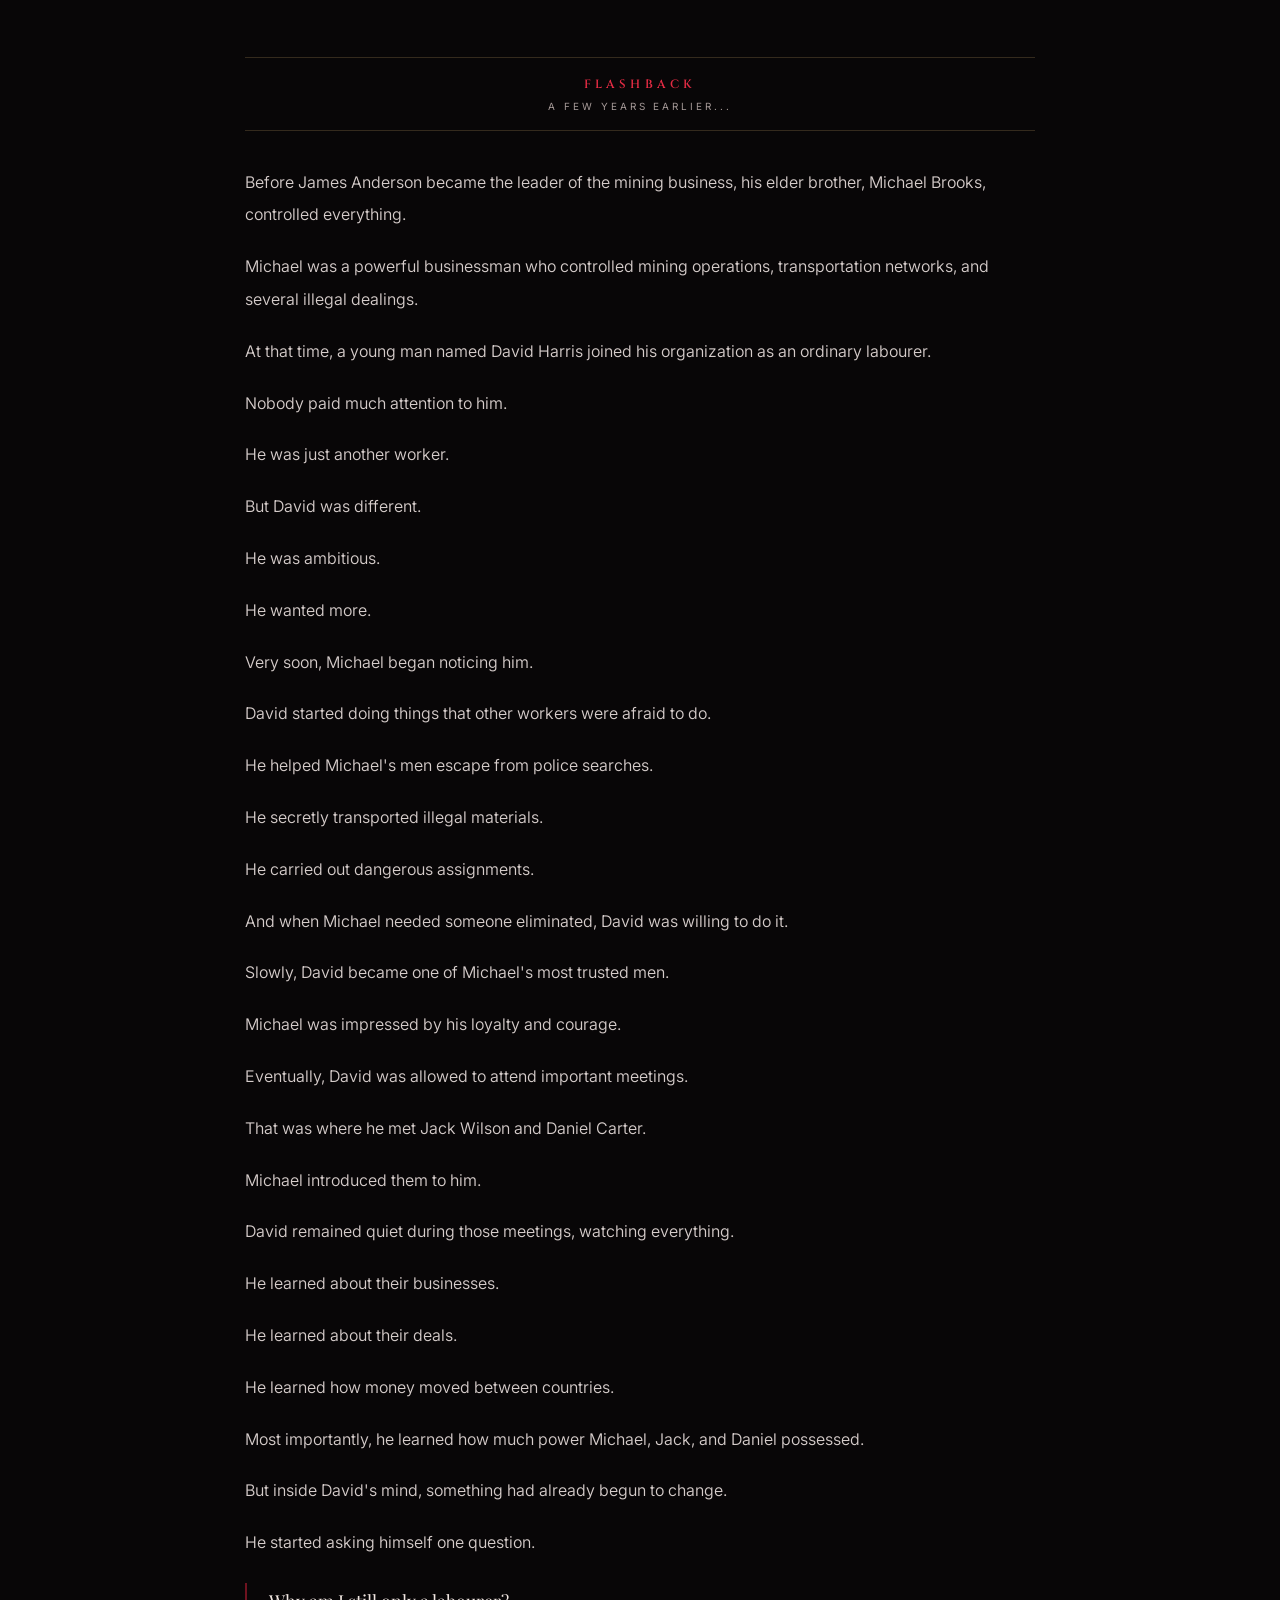
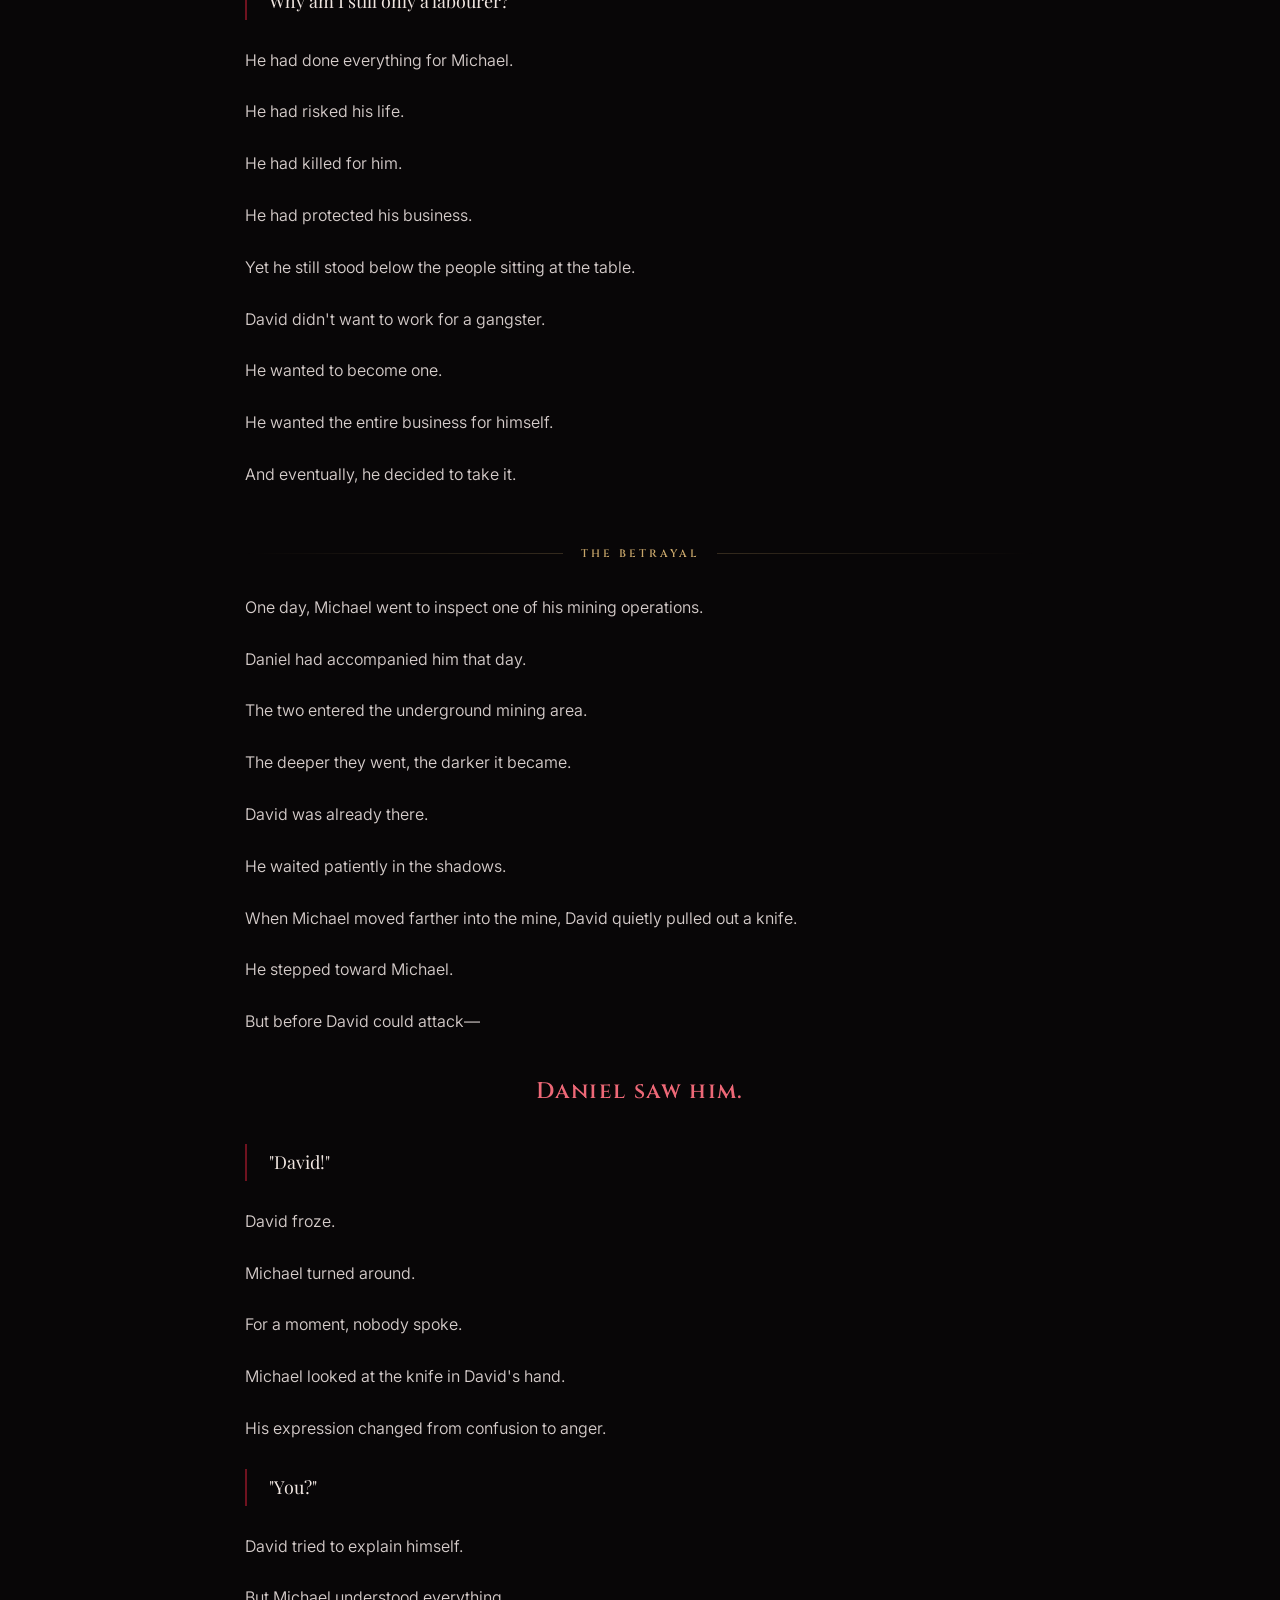
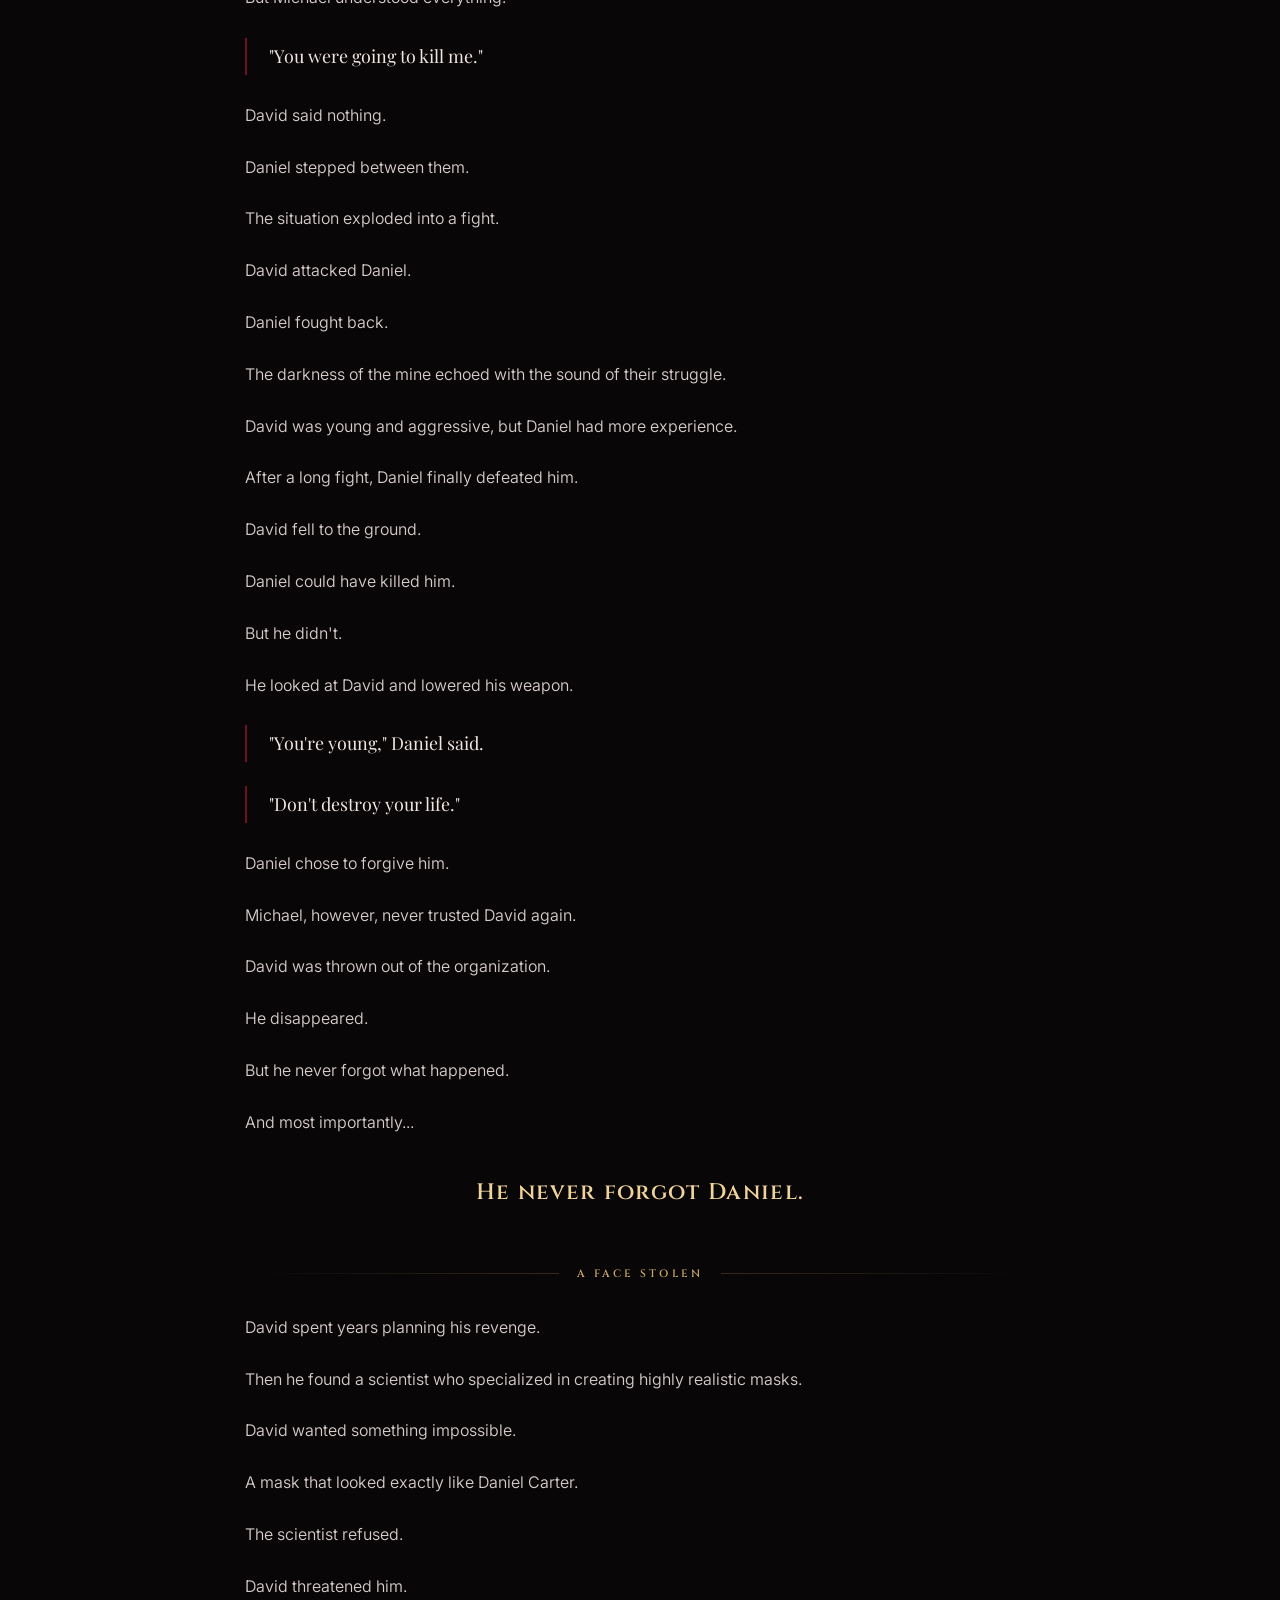
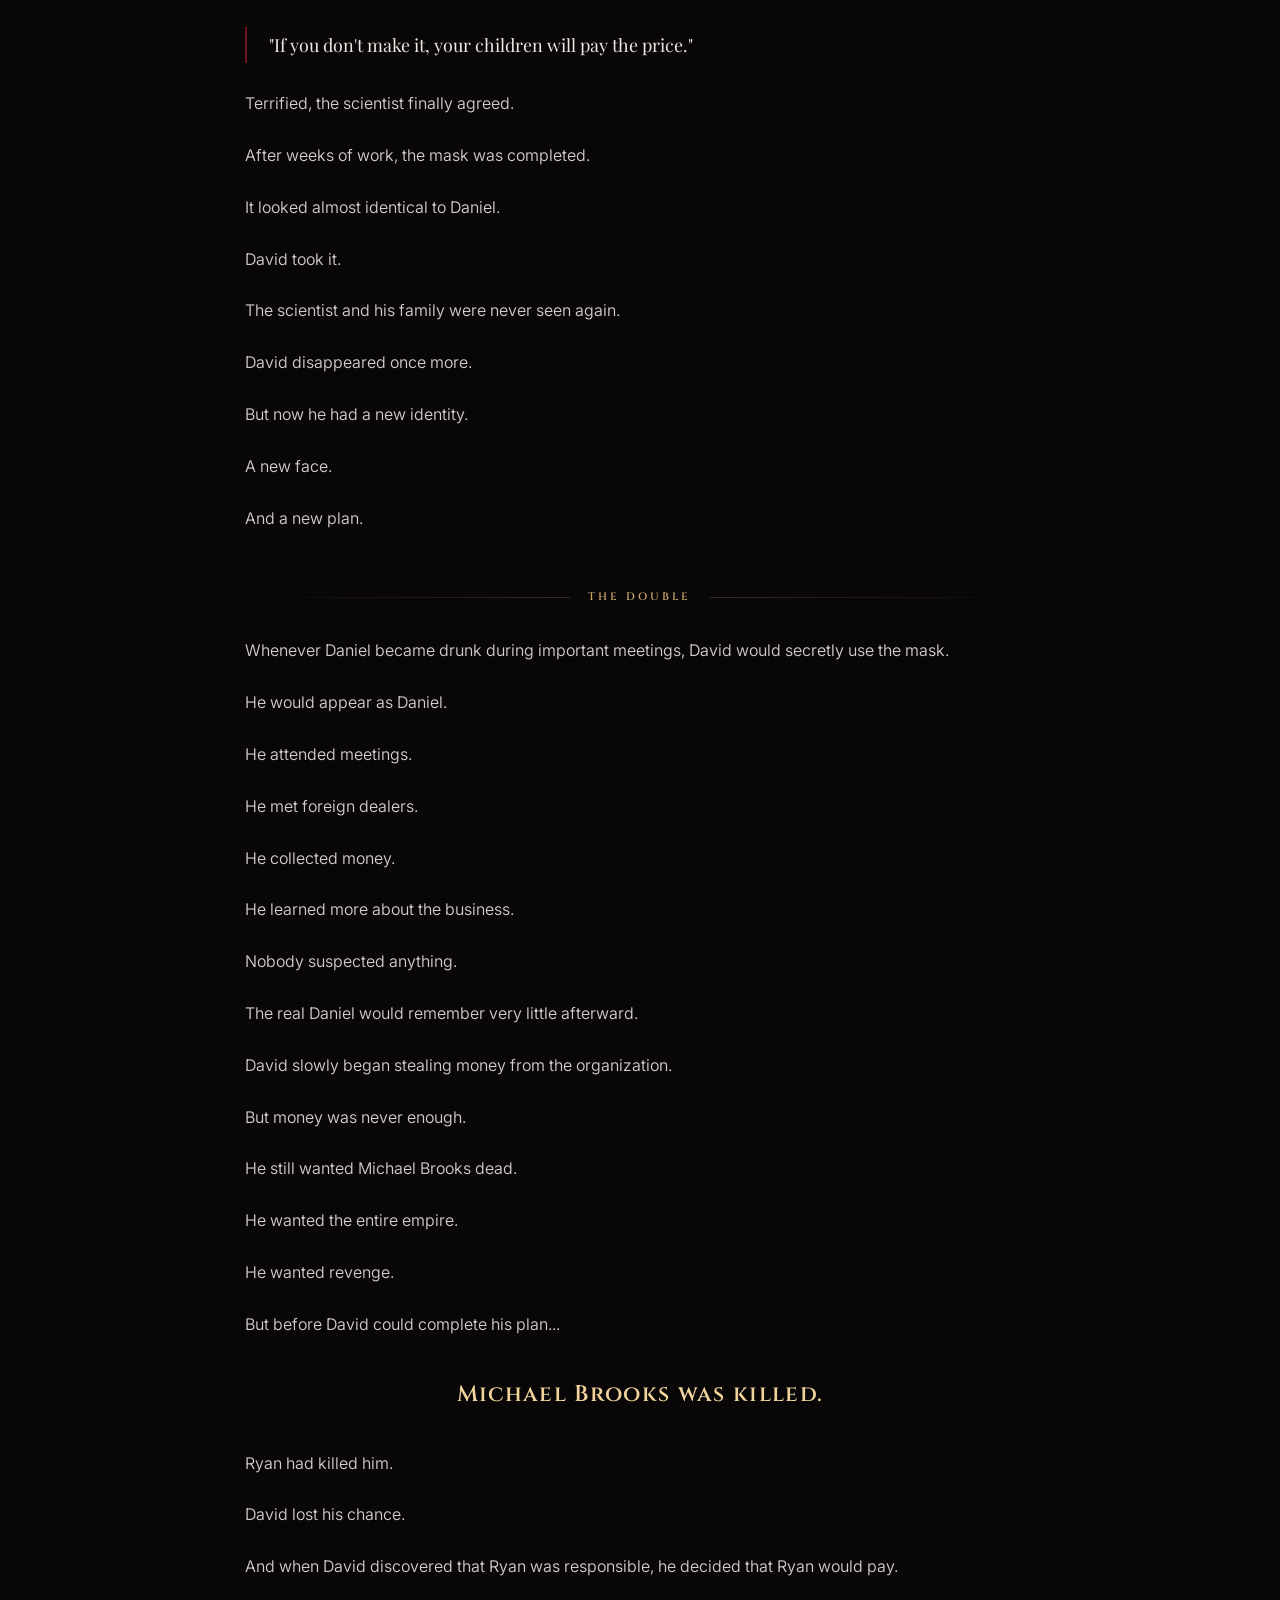
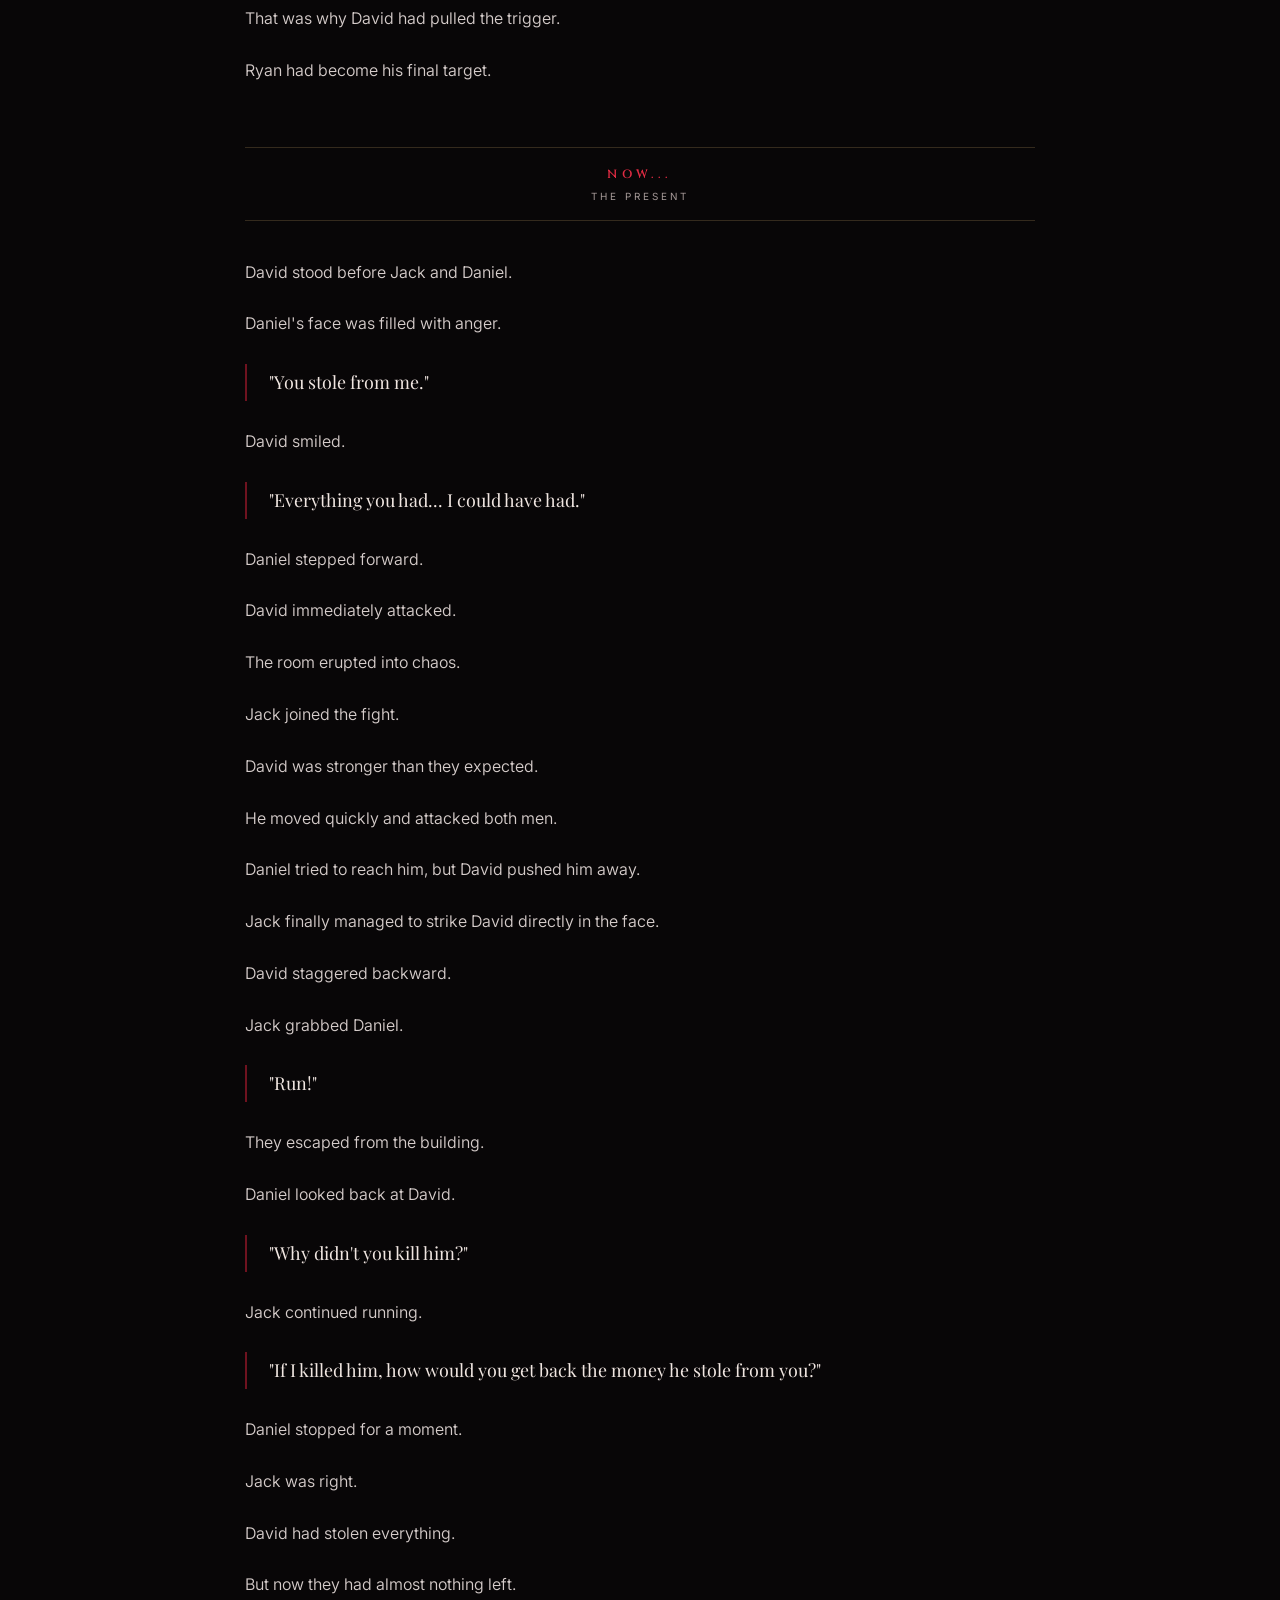
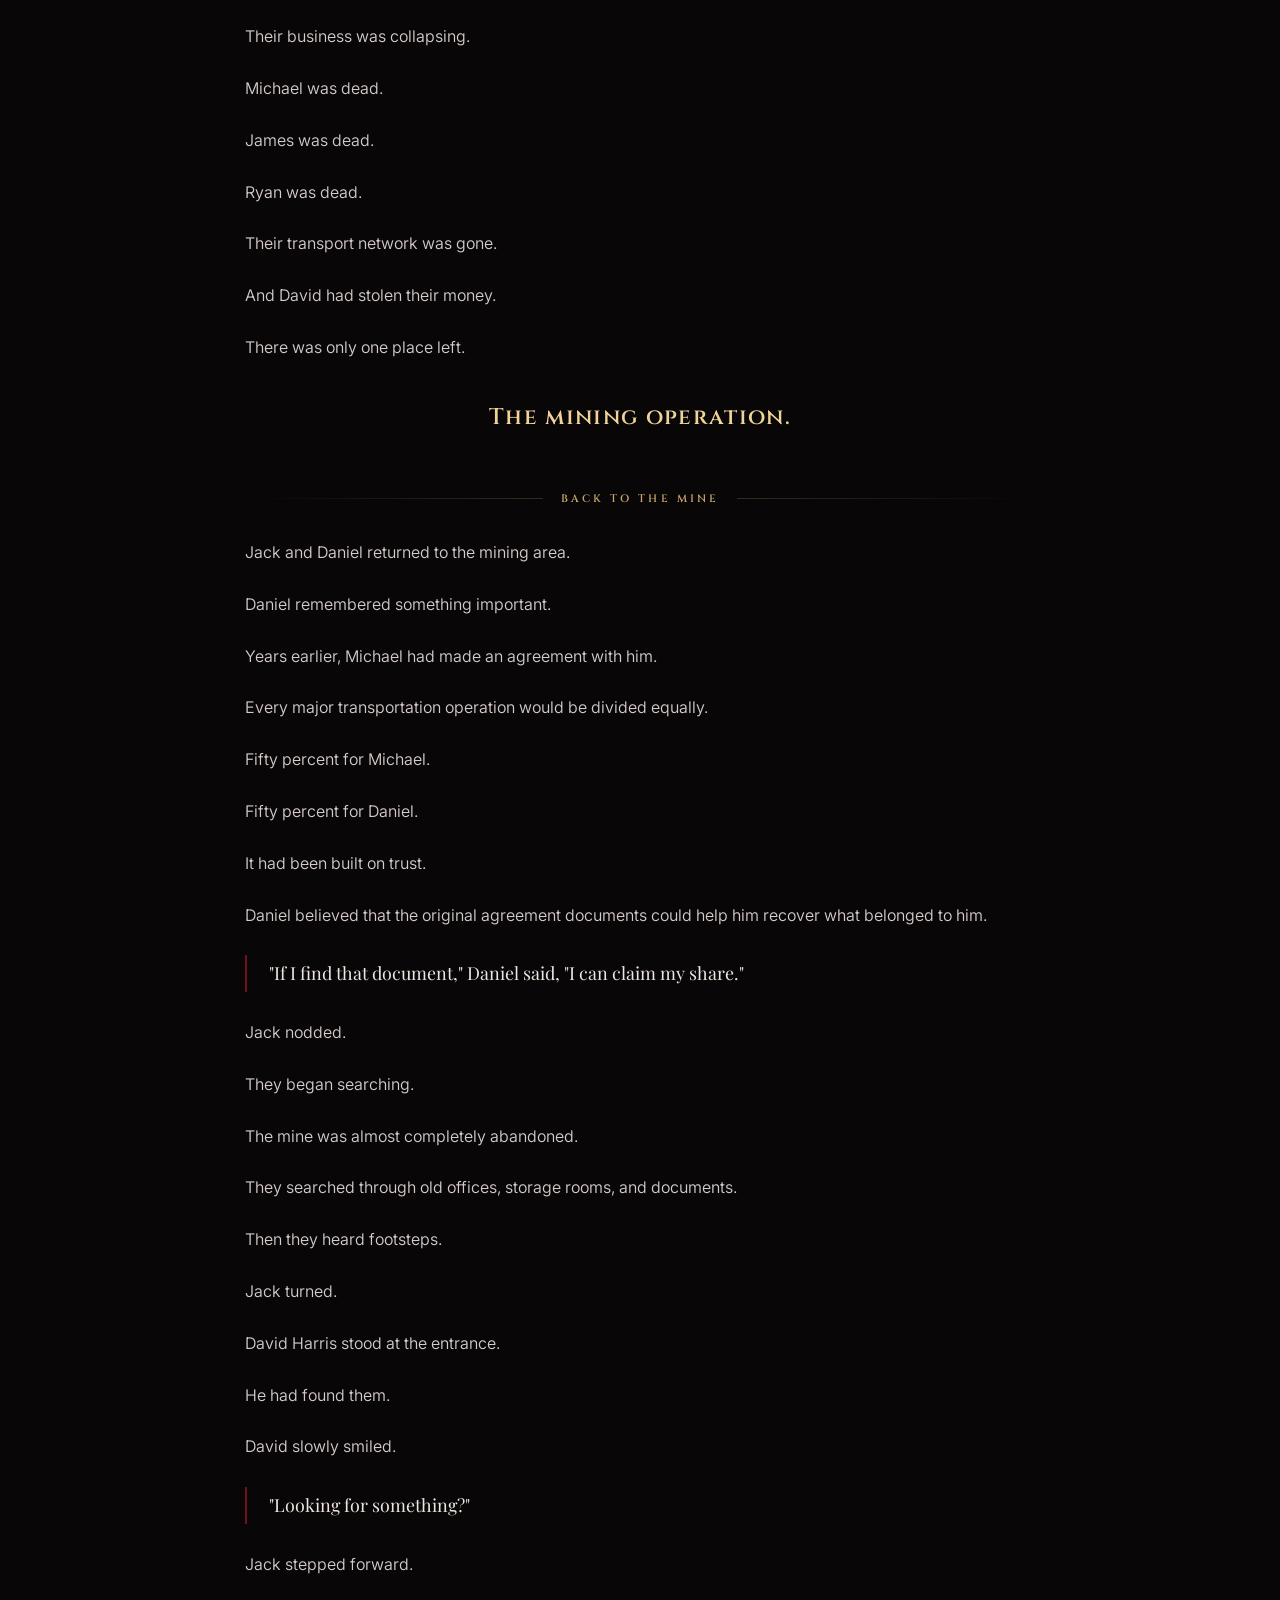
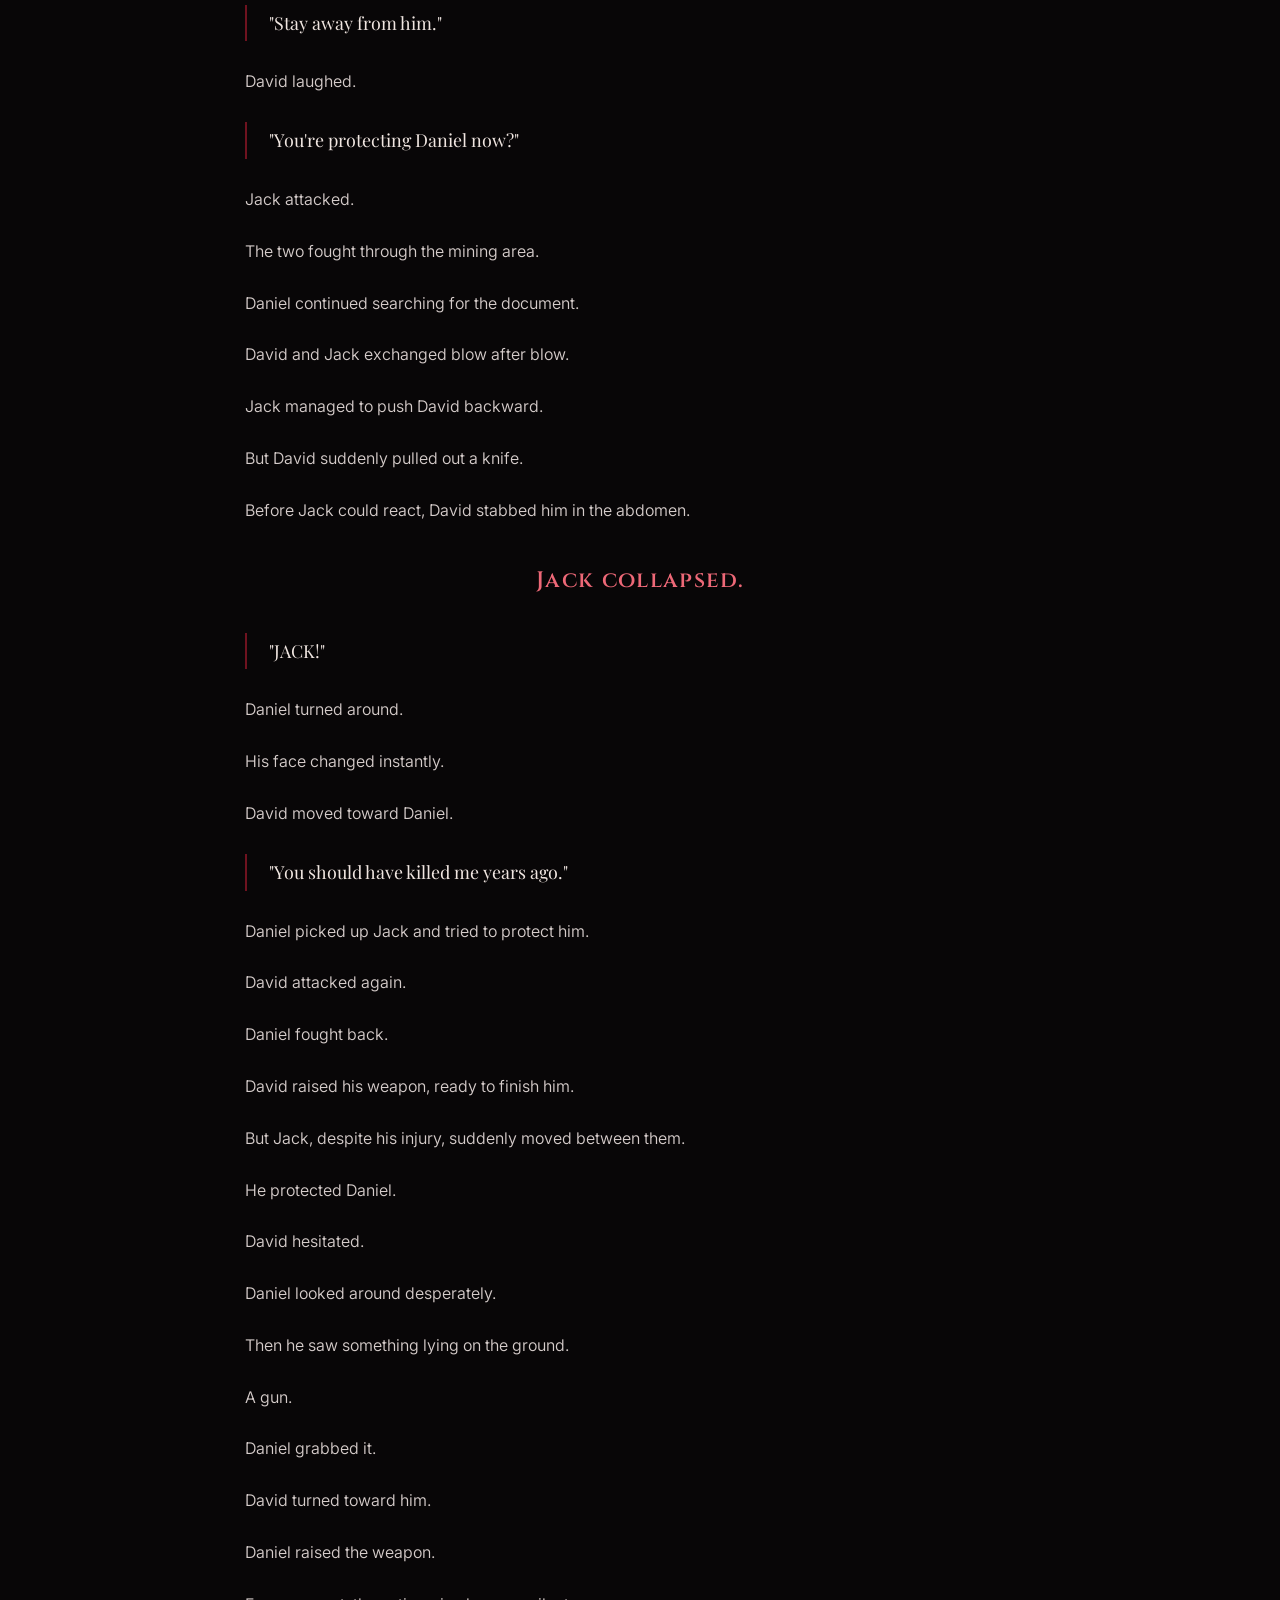
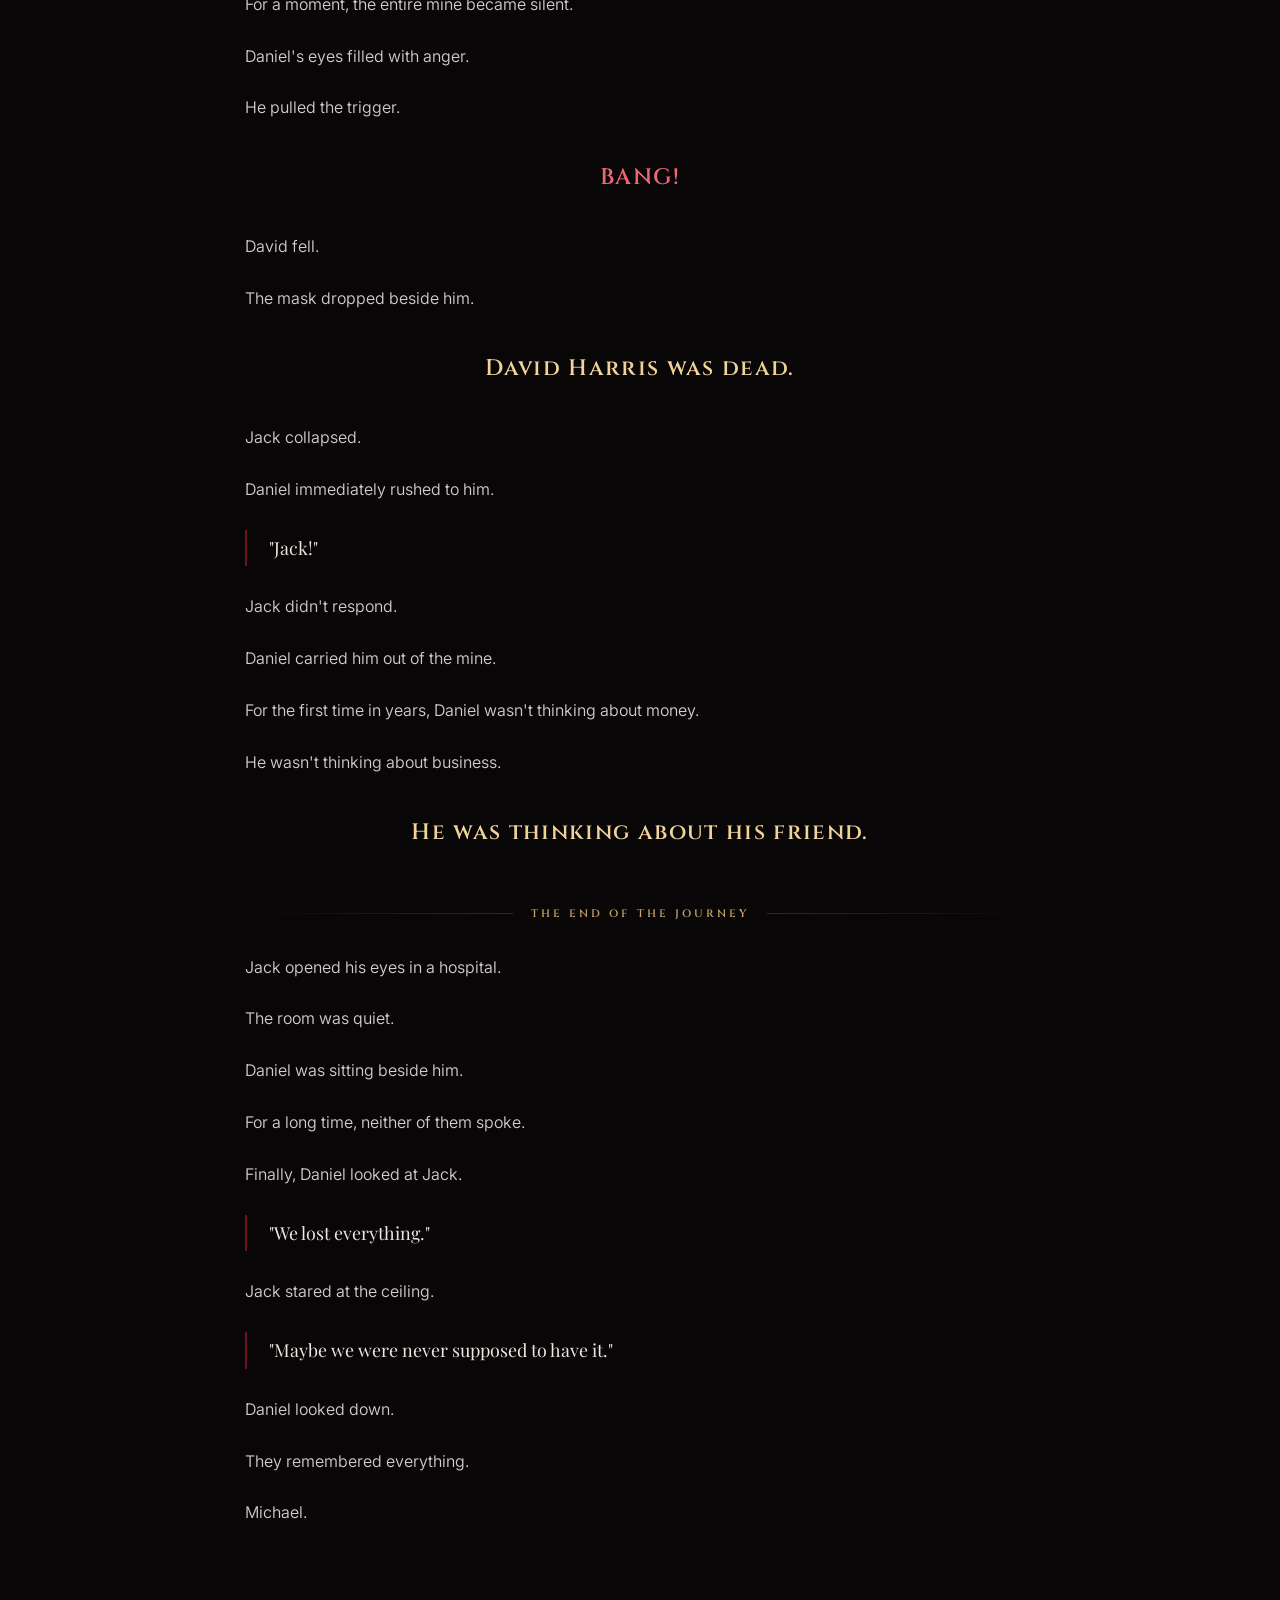
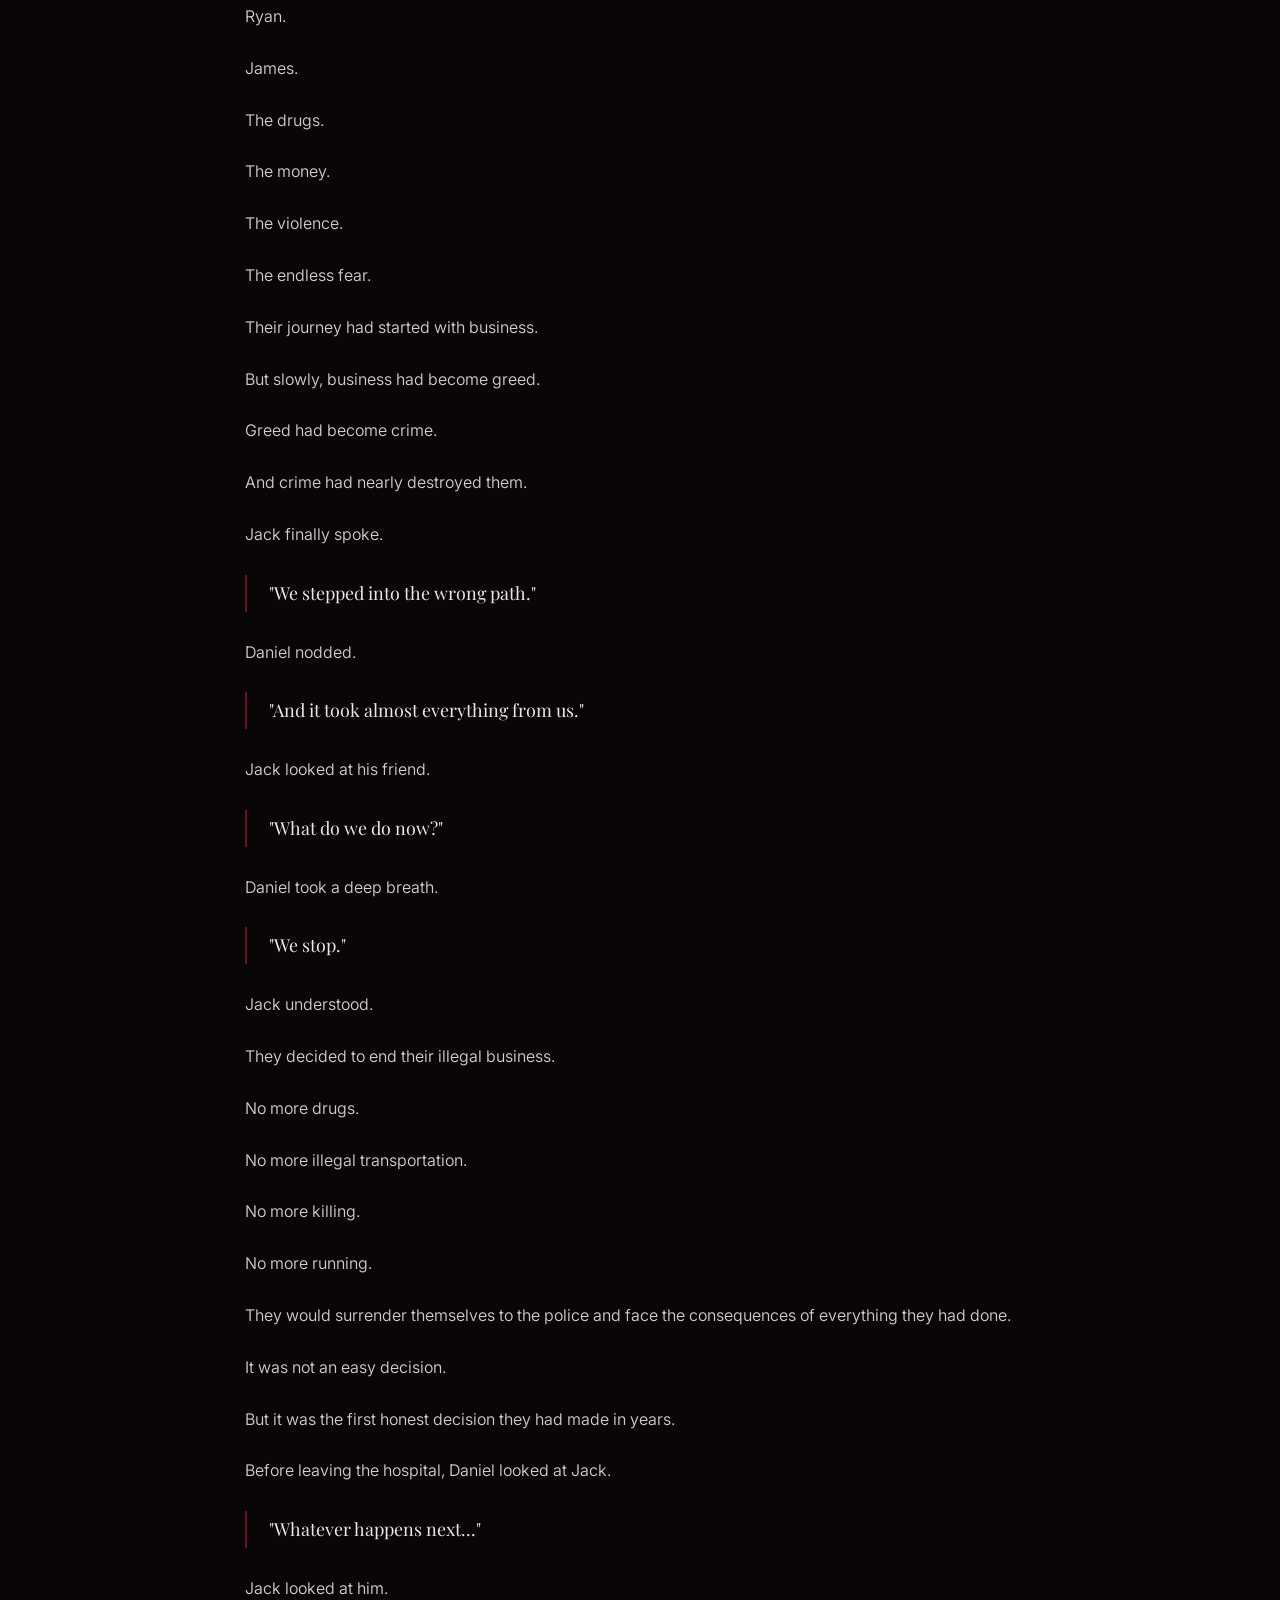
<file: chapter-three.html>
<!DOCTYPE html>
<html lang="en">
<head>
<meta charset="UTF-8">
<meta name="viewport" content="width=device-width, initial-scale=1.0">
<meta name="theme-color" content="#080607">
<meta name="description" content="THE HARBOUR — Chapter Three: The Final Game. A crime thriller by Sabarish P.">
<title>THE HARBOUR | Chapter Three — The Final Game</title>

<link rel="preconnect" href="https://fonts.googleapis.com">
<link rel="preconnect" href="https://fonts.gstatic.com" crossorigin>
<link href="https://fonts.googleapis.com/css2?family=Cinzel:wght@400;500;600;700;800&family=Inter:wght@300;400;500;600;700;800&family=Playfair+Display:ital,wght@0,500;0,600;0,700;1,500&display=swap" rel="stylesheet">

<style>
:root {
    --bg: #080607;
    --panel: #100b0d;
    --red: #a7192d;
    --red-light: #e12b43;
    --gold: #c8a66a;
    --gold-light: #f0d39a;
    --white: #f2eee9;
    --muted: #a69a98;
    --line: rgba(200,166,106,.23);

    --display: "Cinzel", Georgia, serif;
    --serif: "Playfair Display", Georgia, serif;
    --sans: "Inter", Arial, sans-serif;
}

* {
    box-sizing: border-box;
    margin: 0;
    padding: 0;
}

html {
    scroll-behavior: smooth;
}

body {
    background: var(--bg);
    color: var(--white);
    font-family: var(--sans);
    line-height: 1.85;
    overflow-x: hidden;
}

/* ATMOSPHERE */

body::before {
    content: "";
    position: fixed;
    inset: 0;
    pointer-events: none;
    z-index: 10;
    opacity: .10;
    background: repeating-linear-gradient(
        0deg,
        transparent 0 3px,
        rgba(255,255,255,.035) 4px
    );
}

body::after {
    content: "";
    position: fixed;
    inset: 0;
    pointer-events: none;
    z-index: -1;
    background:
        radial-gradient(ellipse at 50% 0%, rgba(115,16,31,.2), transparent 48%),
        radial-gradient(ellipse at 0% 70%, rgba(104,16,28,.08), transparent 35%);
}

#readingProgress {
    position: fixed;
    top: 0;
    left: 0;
    height: 3px;
    width: 0;
    z-index: 100;
    background: linear-gradient(90deg, var(--red), var(--gold-light));
    box-shadow: 0 0 14px rgba(225,43,67,.7);
}

/* FLOATING EMBERS */

.ambient {
    position: fixed;
    inset: 0;
    pointer-events: none;
    overflow: hidden;
    z-index: -1;
}

.ambient span {
    position: absolute;
    bottom: -10px;
    width: 2px;
    height: 2px;
    border-radius: 50%;
    background: #e7b5a2;
    opacity: 0;
    animation: embers 12s linear infinite;
}

.ambient span:nth-child(1) { left: 8%; animation-delay: 0s; }
.ambient span:nth-child(2) { left: 21%; animation-delay: 4s; }
.ambient span:nth-child(3) { left: 38%; animation-delay: 8s; }
.ambient span:nth-child(4) { left: 57%; animation-delay: 2s; }
.ambient span:nth-child(5) { left: 74%; animation-delay: 6s; }
.ambient span:nth-child(6) { left: 91%; animation-delay: 10s; }

@keyframes embers {
    0% {
        transform: translateY(0) scale(.5);
        opacity: 0;
    }
    15% { opacity: .65; }
    100% {
        transform: translateY(-105vh) translateX(35px) scale(1.8);
        opacity: 0;
    }
}

/* NAVIGATION */

.top-nav {
    width: min(1100px, calc(100% - 40px));
    margin: auto;
    padding: 25px 0;
    display: flex;
    justify-content: space-between;
    align-items: center;
    gap: 15px;
}

.brand {
    font: 600 .78rem var(--display);
    letter-spacing: .24em;
    color: var(--gold);
    text-decoration: none;
}

.back-link {
    color: #d7c8c3;
    text-decoration: none;
    font-size: .75rem;
    letter-spacing: .12em;
    text-transform: uppercase;
    border: 1px solid var(--line);
    padding: 9px 14px;
    transition: .25s;
}

.back-link:hover {
    color: var(--gold-light);
    border-color: var(--gold);
}

/* CINEMATIC HERO */

.hero {
    min-height: 78vh;
    display: grid;
    place-items: center;
    text-align: center;
    position: relative;
    padding: 90px 22px 115px;
    isolation: isolate;
    overflow: hidden;
}

.hero::before {
    content: "";
    position: absolute;
    width: min(850px, 100vw);
    height: min(850px, 100vw);
    border: 1px solid rgba(200,166,106,.09);
    border-radius: 50%;
    z-index: -1;
    box-shadow:
        0 0 0 55px rgba(200,166,106,.018),
        0 0 0 110px rgba(200,166,106,.012);
}

.hero::after {
    content: "";
    position: absolute;
    left: 50%;
    bottom: 0;
    width: min(900px, 100%);
    height: 1px;
    transform: translateX(-50%);
    background: linear-gradient(90deg, transparent, var(--gold), transparent);
    opacity: .5;
}

.hero-inner {
    max-width: 850px;
    position: relative;
}

.eyebrow {
    font-size: .68rem;
    letter-spacing: .48em;
    color: var(--gold);
    text-transform: uppercase;
    margin-bottom: 30px;
}

.hero h1 {
    font: 700 clamp(2.8rem, 9vw, 7rem)/1.05 var(--display);
    letter-spacing: .06em;
    text-shadow: 0 0 35px rgba(167,25,45,.24);
}

.hero h1 span {
    display: block;
    color: var(--gold-light);
    font-size: .48em;
    letter-spacing: .34em;
    margin-top: 27px;
    font-weight: 500;
}

.chapter-label {
    margin-top: 38px;
    color: #e6d9d2;
    letter-spacing: .42em;
    font-size: .78rem;
}

.hero-rule {
    width: 90px;
    height: 1px;
    background: var(--red-light);
    margin: 35px auto 0;
    box-shadow: 0 0 18px var(--red-light);
}

.hero-mark {
    position: absolute;
    bottom: 40px;
    left: 50%;
    transform: translateX(-50%);
    font-size: .6rem;
    letter-spacing: .35em;
    color: #76686a;
    white-space: nowrap;
}

/* STORY */

main {
    width: min(790px, calc(100% - 42px));
    margin: 0 auto;
}

.story-intro {
    text-align: center;
    margin: 0 auto 65px;
    max-width: 650px;
    color: #c5b8b4;
    font: italic 1.2rem/1.8 var(--serif);
}

.story p {
    font-size: 1rem;
    line-height: 2.05;
    color: #d5ccca;
    margin-bottom: 19px;
    font-weight: 350;
}

.story p.dialogue {
    font-family: var(--serif);
    font-size: 1.12rem;
    color: #f0e6e1;
    padding-left: 22px;
    border-left: 2px solid rgba(167,25,45,.65);
    margin: 24px 0;
}

.story p.impact {
    font: 600 clamp(1.05rem, 3vw, 1.4rem)/1.7 var(--display);
    color: var(--gold-light);
    letter-spacing: .06em;
    text-align: center;
    margin: 34px 0;
}

.story p.red-impact {
    color: #ed6877;
}

.story p.center {
    text-align: center;
}

/* SCENE DIVIDERS */

.scene {
    margin: 56px 0 30px;
    display: flex;
    align-items: center;
    gap: 18px;
    color: var(--gold);
    font: 600 .67rem var(--display);
    letter-spacing: .28em;
    text-transform: uppercase;
}

.scene::before,
.scene::after {
    content: "";
    height: 1px;
    flex: 1;
    background: linear-gradient(90deg, transparent, var(--line));
}

.scene::after {
    background: linear-gradient(90deg, var(--line), transparent);
}

.flashback {
    padding: 18px 20px;
    margin: 60px 0 35px;
    border-top: 1px solid var(--line);
    border-bottom: 1px solid var(--line);
    text-align: center;
    color: var(--red-light);
    font: 600 .75rem var(--display);
    letter-spacing: .35em;
}

.flashback small {
    display: block;
    color: var(--muted);
    font: 400 .62rem var(--sans);
    letter-spacing: .3em;
    margin-top: 8px;
}

/* QUOTE */

.quote-block {
    margin: 55px 0;
    padding: 30px 25px;
    border-left: 2px solid var(--red-light);
    background: linear-gradient(90deg, rgba(167,25,45,.12), transparent);
    font: italic 1.3rem/1.8 var(--serif);
    color: #f1dfd9;
}

/* REVEAL EFFECT */

.reveal {
    opacity: 0;
    transform: translateY(18px);
    transition: opacity .7s ease, transform .7s ease;
}

.reveal.visible {
    opacity: 1;
    transform: none;
}

/* FINAL MORAL */

.moral {
    margin: 95px 0 50px;
    padding: clamp(25px, 6vw, 55px);
    border: 1px solid rgba(200,166,106,.4);
    background: linear-gradient(145deg, rgba(37,14,19,.94), rgba(12,8,10,.97));
    position: relative;
    box-shadow: 0 25px 90px rgba(0,0,0,.4);
}

.moral::before {
    content: "";
    position: absolute;
    inset: 7px;
    border: 1px solid rgba(200,166,106,.12);
    pointer-events: none;
}

.moral-kicker {
    text-align: center;
    color: var(--red-light);
    font: 600 .68rem var(--display);
    letter-spacing: .42em;
    margin-bottom: 14px;
}

.moral h2 {
    text-align: center;
    font: 700 clamp(1.7rem, 5vw, 2.8rem) var(--display);
    letter-spacing: .1em;
    color: var(--gold-light);
    margin-bottom: 8px;
}

.moral .sub {
    text-align: center;
    color: #b9a8a4;
    font-size: .72rem;
    letter-spacing: .3em;
    text-transform: uppercase;
    margin-bottom: 40px;
}

.moral p {
    position: relative;
    font-size: .98rem;
    line-height: 2.05;
    color: #e0d4d0;
    margin-bottom: 19px;
}

.moral .punch {
    font: 700 clamp(1.1rem, 3vw, 1.55rem)/1.6 var(--display);
    letter-spacing: .06em;
    text-align: center;
    color: #f1c7a5;
    margin: 34px 0;
}

.moral .final-line {
    font: 800 clamp(1.3rem, 4vw, 2rem)/1.5 var(--display);
    letter-spacing: .08em;
    text-align: center;
    color: #f05a6b;
    margin: 35px 0 8px;
    text-shadow: 0 0 24px rgba(225,43,67,.25);
}

.moral .signature {
    text-align: right;
    color: var(--gold);
    font: italic 1.05rem var(--serif);
    margin: 40px 0 0;
}

.end-mark {
    text-align: center;
    margin: 80px 0 25px;
    color: var(--gold);
    font: 600 .72rem var(--display);
    letter-spacing: .55em;
}

.end-mark::before {
    content: "";
    display: block;
    width: 100px;
    height: 1px;
    background: var(--gold);
    opacity: .5;
    margin: 0 auto 24px;
}

/* FOOTER */

.footer {
    border-top: 1px solid var(--line);
    margin-top: 90px;
    padding: 35px 20px 45px;
    text-align: center;
    color: #77696a;
    font-size: .68rem;
    letter-spacing: .16em;
}

.footer strong {
    display: block;
    color: var(--gold);
    font: 500 .8rem var(--display);
    letter-spacing: .24em;
    margin-bottom: 9px;
}

.footer-nav {
    display: flex;
    justify-content: center;
    flex-wrap: wrap;
    gap: 12px;
    margin-top: 20px;
}

.footer-nav a {
    color: #c7b6ae;
    text-decoration: none;
    border: 1px solid var(--line);
    padding: 9px 13px;
    font-size: .66rem;
    letter-spacing: .12em;
}

.footer-nav a:hover {
    border-color: var(--gold);
    color: var(--gold-light);
}

/* MOBILE */

@media(max-width:600px) {
    .top-nav {
        width: calc(100% - 28px);
        padding: 18px 0;
    }

    .brand {
        font-size: .65rem;
    }

    .back-link {
        font-size: .62rem;
        padding: 8px 10px;
    }

    .hero {
        min-height: 68vh;
        padding: 75px 18px 95px;
    }

    .eyebrow {
        letter-spacing: .3em;
        font-size: .6rem;
    }

    .chapter-label {
        letter-spacing: .25em;
    }

    main {
        width: calc(100% - 34px);
    }

    .story p {
        font-size: .94rem;
        line-height: 1.95;
    }

    .story p.dialogue {
        font-size: 1.04rem;
    }

    .moral {
        margin: 70px 0 35px;
        padding: 27px 20px;
    }

    .moral .sub {
        letter-spacing: .17em;
        font-size: .63rem;
    }
}

@media(prefers-reduced-motion:reduce) {
    html {
        scroll-behavior: auto;
    }

    *,
    *::before,
    *::after {
        animation: none !important;
        transition: none !important;
    }

    .reveal {
        opacity: 1;
        transform: none;
    }
}
</style>
</head>

<body>

<div id="readingProgress"></div>

<div class="ambient" aria-hidden="true">
    <span></span>
    <span></span>
    <span></span>
    <span></span>
    <span></span>
    <span></span>
</div>

<nav class="top-nav">
    <a class="brand" href="index.html">THE HARBOUR</a>

    <a class="back-link" href="chapter-two.html">
        ← Return to Chapter Two
    </a>
</nav>

<header class="hero">

    <div class="hero-inner">

        <p class="eyebrow">The story reaches its end</p>

        <h1>
            THE HARBOUR
            <span>CHAPTER THREE</span>
        </h1>

        <div class="chapter-label">
            THE FINAL GAME
        </div>

        <div class="hero-rule"></div>

    </div>

    <div class="hero-mark">
        EVERY SECRET HAS A PRICE
    </div>

</header>

<main>

<p class="story-intro">
    Some debts are paid in money. Some are paid in blood.
    And some follow you until the very end.
</p>

<article class="story" id="story">

<p class="reveal">Jack and Daniel stood completely still.</p>
<p class="reveal">They could hardly believe what they were seeing.</p>
<p class="reveal">The man standing before them was David Harris.</p>
<p class="reveal">The same David Harris they had believed was gone from their lives.</p>
<p class="reveal">The same man who had once worked under Michael Brooks.</p>
<p class="reveal">The same man who had disappeared years ago.</p>
<p class="reveal">Daniel stared at him with disbelief.</p>
<p class="dialogue reveal">"David..."</p>
<p class="reveal">David smiled.</p>
<p class="reveal">But he said nothing.</p>
<p class="reveal">Jack looked at Daniel, trying to understand what was happening.</p>
<p class="reveal">Then, suddenly, Daniel remembered.</p>
<p class="reveal">Everything began to come back.</p>

<div class="flashback reveal">
    FLASHBACK
    <small>A FEW YEARS EARLIER...</small>
</div>

<p class="reveal">Before James Anderson became the leader of the mining business, his elder brother, Michael Brooks, controlled everything.</p>
<p class="reveal">Michael was a powerful businessman who controlled mining operations, transportation networks, and several illegal dealings.</p>
<p class="reveal">At that time, a young man named David Harris joined his organization as an ordinary labourer.</p>
<p class="reveal">Nobody paid much attention to him.</p>
<p class="reveal">He was just another worker.</p>
<p class="reveal">But David was different.</p>
<p class="reveal">He was ambitious.</p>
<p class="reveal">He wanted more.</p>
<p class="reveal">Very soon, Michael began noticing him.</p>
<p class="reveal">David started doing things that other workers were afraid to do.</p>
<p class="reveal">He helped Michael's men escape from police searches.</p>
<p class="reveal">He secretly transported illegal materials.</p>
<p class="reveal">He carried out dangerous assignments.</p>
<p class="reveal">And when Michael needed someone eliminated, David was willing to do it.</p>
<p class="reveal">Slowly, David became one of Michael's most trusted men.</p>
<p class="reveal">Michael was impressed by his loyalty and courage.</p>
<p class="reveal">Eventually, David was allowed to attend important meetings.</p>
<p class="reveal">That was where he met Jack Wilson and Daniel Carter.</p>
<p class="reveal">Michael introduced them to him.</p>
<p class="reveal">David remained quiet during those meetings, watching everything.</p>
<p class="reveal">He learned about their businesses.</p>
<p class="reveal">He learned about their deals.</p>
<p class="reveal">He learned how money moved between countries.</p>
<p class="reveal">Most importantly, he learned how much power Michael, Jack, and Daniel possessed.</p>
<p class="reveal">But inside David's mind, something had already begun to change.</p>
<p class="reveal">He started asking himself one question.</p>
<p class="dialogue reveal">Why am I still only a labourer?</p>
<p class="reveal">He had done everything for Michael.</p>
<p class="reveal">He had risked his life.</p>
<p class="reveal">He had killed for him.</p>
<p class="reveal">He had protected his business.</p>
<p class="reveal">Yet he still stood below the people sitting at the table.</p>
<p class="reveal">David didn't want to work for a gangster.</p>
<p class="reveal">He wanted to become one.</p>
<p class="reveal">He wanted the entire business for himself.</p>
<p class="reveal">And eventually, he decided to take it.</p>

<div class="scene reveal">THE BETRAYAL</div>

<p class="reveal">One day, Michael went to inspect one of his mining operations.</p>
<p class="reveal">Daniel had accompanied him that day.</p>
<p class="reveal">The two entered the underground mining area.</p>
<p class="reveal">The deeper they went, the darker it became.</p>
<p class="reveal">David was already there.</p>
<p class="reveal">He waited patiently in the shadows.</p>
<p class="reveal">When Michael moved farther into the mine, David quietly pulled out a knife.</p>
<p class="reveal">He stepped toward Michael.</p>
<p class="reveal">But before David could attack—</p>
<p class="impact red-impact reveal">Daniel saw him.</p>
<p class="dialogue reveal">"David!"</p>
<p class="reveal">David froze.</p>
<p class="reveal">Michael turned around.</p>
<p class="reveal">For a moment, nobody spoke.</p>
<p class="reveal">Michael looked at the knife in David's hand.</p>
<p class="reveal">His expression changed from confusion to anger.</p>
<p class="dialogue reveal">"You?"</p>
<p class="reveal">David tried to explain himself.</p>
<p class="reveal">But Michael understood everything.</p>
<p class="dialogue reveal">"You were going to kill me."</p>
<p class="reveal">David said nothing.</p>
<p class="reveal">Daniel stepped between them.</p>
<p class="reveal">The situation exploded into a fight.</p>
<p class="reveal">David attacked Daniel.</p>
<p class="reveal">Daniel fought back.</p>
<p class="reveal">The darkness of the mine echoed with the sound of their struggle.</p>
<p class="reveal">David was young and aggressive, but Daniel had more experience.</p>
<p class="reveal">After a long fight, Daniel finally defeated him.</p>
<p class="reveal">David fell to the ground.</p>
<p class="reveal">Daniel could have killed him.</p>
<p class="reveal">But he didn't.</p>
<p class="reveal">He looked at David and lowered his weapon.</p>
<p class="dialogue reveal">"You're young," Daniel said.</p>
<p class="dialogue reveal">"Don't destroy your life."</p>
<p class="reveal">Daniel chose to forgive him.</p>
<p class="reveal">Michael, however, never trusted David again.</p>
<p class="reveal">David was thrown out of the organization.</p>
<p class="reveal">He disappeared.</p>
<p class="reveal">But he never forgot what happened.</p>
<p class="reveal">And most importantly...</p>
<p class="impact reveal">He never forgot Daniel.</p>

<div class="scene reveal">A FACE STOLEN</div>

<p class="reveal">David spent years planning his revenge.</p>
<p class="reveal">Then he found a scientist who specialized in creating highly realistic masks.</p>
<p class="reveal">David wanted something impossible.</p>
<p class="reveal">A mask that looked exactly like Daniel Carter.</p>
<p class="reveal">The scientist refused.</p>
<p class="reveal">David threatened him.</p>
<p class="dialogue reveal">"If you don't make it, your children will pay the price."</p>
<p class="reveal">Terrified, the scientist finally agreed.</p>
<p class="reveal">After weeks of work, the mask was completed.</p>
<p class="reveal">It looked almost identical to Daniel.</p>
<p class="reveal">David took it.</p>
<p class="reveal">The scientist and his family were never seen again.</p>
<p class="reveal">David disappeared once more.</p>
<p class="reveal">But now he had a new identity.</p>
<p class="reveal">A new face.</p>
<p class="reveal">And a new plan.</p>

<div class="scene reveal">THE DOUBLE</div>

<p class="reveal">Whenever Daniel became drunk during important meetings, David would secretly use the mask.</p>
<p class="reveal">He would appear as Daniel.</p>
<p class="reveal">He attended meetings.</p>
<p class="reveal">He met foreign dealers.</p>
<p class="reveal">He collected money.</p>
<p class="reveal">He learned more about the business.</p>
<p class="reveal">Nobody suspected anything.</p>
<p class="reveal">The real Daniel would remember very little afterward.</p>
<p class="reveal">David slowly began stealing money from the organization.</p>
<p class="reveal">But money was never enough.</p>
<p class="reveal">He still wanted Michael Brooks dead.</p>
<p class="reveal">He wanted the entire empire.</p>
<p class="reveal">He wanted revenge.</p>
<p class="reveal">But before David could complete his plan...</p>
<p class="impact reveal">Michael Brooks was killed.</p>
<p class="reveal">Ryan had killed him.</p>
<p class="reveal">David lost his chance.</p>
<p class="reveal">And when David discovered that Ryan was responsible, he decided that Ryan would pay.</p>
<p class="reveal">That was why David had pulled the trigger.</p>
<p class="reveal">Ryan had become his final target.</p>

<div class="flashback reveal">
    NOW...
    <small>THE PRESENT</small>
</div>

<p class="reveal">David stood before Jack and Daniel.</p>
<p class="reveal">Daniel's face was filled with anger.</p>
<p class="dialogue reveal">"You stole from me."</p>
<p class="reveal">David smiled.</p>
<p class="dialogue reveal">"Everything you had... I could have had."</p>
<p class="reveal">Daniel stepped forward.</p>
<p class="reveal">David immediately attacked.</p>
<p class="reveal">The room erupted into chaos.</p>
<p class="reveal">Jack joined the fight.</p>
<p class="reveal">David was stronger than they expected.</p>
<p class="reveal">He moved quickly and attacked both men.</p>
<p class="reveal">Daniel tried to reach him, but David pushed him away.</p>
<p class="reveal">Jack finally managed to strike David directly in the face.</p>
<p class="reveal">David staggered backward.</p>
<p class="reveal">Jack grabbed Daniel.</p>
<p class="dialogue reveal">"Run!"</p>
<p class="reveal">They escaped from the building.</p>
<p class="reveal">Daniel looked back at David.</p>
<p class="dialogue reveal">"Why didn't you kill him?"</p>
<p class="reveal">Jack continued running.</p>
<p class="dialogue reveal">"If I killed him, how would you get back the money he stole from you?"</p>
<p class="reveal">Daniel stopped for a moment.</p>
<p class="reveal">Jack was right.</p>
<p class="reveal">David had stolen everything.</p>
<p class="reveal">But now they had almost nothing left.</p>
<p class="reveal">Their business was collapsing.</p>
<p class="reveal">Michael was dead.</p>
<p class="reveal">James was dead.</p>
<p class="reveal">Ryan was dead.</p>
<p class="reveal">Their transport network was gone.</p>
<p class="reveal">And David had stolen their money.</p>
<p class="reveal">There was only one place left.</p>
<p class="impact reveal">The mining operation.</p>

<div class="scene reveal">BACK TO THE MINE</div>

<p class="reveal">Jack and Daniel returned to the mining area.</p>
<p class="reveal">Daniel remembered something important.</p>
<p class="reveal">Years earlier, Michael had made an agreement with him.</p>
<p class="reveal">Every major transportation operation would be divided equally.</p>
<p class="reveal">Fifty percent for Michael.</p>
<p class="reveal">Fifty percent for Daniel.</p>
<p class="reveal">It had been built on trust.</p>
<p class="reveal">Daniel believed that the original agreement documents could help him recover what belonged to him.</p>
<p class="dialogue reveal">"If I find that document," Daniel said, "I can claim my share."</p>
<p class="reveal">Jack nodded.</p>
<p class="reveal">They began searching.</p>
<p class="reveal">The mine was almost completely abandoned.</p>
<p class="reveal">They searched through old offices, storage rooms, and documents.</p>
<p class="reveal">Then they heard footsteps.</p>
<p class="reveal">Jack turned.</p>
<p class="reveal">David Harris stood at the entrance.</p>
<p class="reveal">He had found them.</p>
<p class="reveal">David slowly smiled.</p>
<p class="dialogue reveal">"Looking for something?"</p>
<p class="reveal">Jack stepped forward.</p>
<p class="dialogue reveal">"Stay away from him."</p>
<p class="reveal">David laughed.</p>
<p class="dialogue reveal">"You're protecting Daniel now?"</p>
<p class="reveal">Jack attacked.</p>
<p class="reveal">The two fought through the mining area.</p>
<p class="reveal">Daniel continued searching for the document.</p>
<p class="reveal">David and Jack exchanged blow after blow.</p>
<p class="reveal">Jack managed to push David backward.</p>
<p class="reveal">But David suddenly pulled out a knife.</p>
<p class="reveal">Before Jack could react, David stabbed him in the abdomen.</p>
<p class="impact red-impact reveal">Jack collapsed.</p>
<p class="dialogue reveal">"JACK!"</p>
<p class="reveal">Daniel turned around.</p>
<p class="reveal">His face changed instantly.</p>
<p class="reveal">David moved toward Daniel.</p>
<p class="dialogue reveal">"You should have killed me years ago."</p>
<p class="reveal">Daniel picked up Jack and tried to protect him.</p>
<p class="reveal">David attacked again.</p>
<p class="reveal">Daniel fought back.</p>
<p class="reveal">David raised his weapon, ready to finish him.</p>
<p class="reveal">But Jack, despite his injury, suddenly moved between them.</p>
<p class="reveal">He protected Daniel.</p>
<p class="reveal">David hesitated.</p>
<p class="reveal">Daniel looked around desperately.</p>
<p class="reveal">Then he saw something lying on the ground.</p>
<p class="reveal">A gun.</p>
<p class="reveal">Daniel grabbed it.</p>
<p class="reveal">David turned toward him.</p>
<p class="reveal">Daniel raised the weapon.</p>
<p class="reveal">For a moment, the entire mine became silent.</p>
<p class="reveal">Daniel's eyes filled with anger.</p>
<p class="reveal">He pulled the trigger.</p>
<p class="impact red-impact reveal">BANG!</p>
<p class="reveal">David fell.</p>
<p class="reveal">The mask dropped beside him.</p>
<p class="impact reveal">David Harris was dead.</p>
<p class="reveal">Jack collapsed.</p>
<p class="reveal">Daniel immediately rushed to him.</p>
<p class="dialogue reveal">"Jack!"</p>
<p class="reveal">Jack didn't respond.</p>
<p class="reveal">Daniel carried him out of the mine.</p>
<p class="reveal">For the first time in years, Daniel wasn't thinking about money.</p>
<p class="reveal">He wasn't thinking about business.</p>
<p class="impact reveal">He was thinking about his friend.</p>

<div class="scene reveal">THE END OF THE JOURNEY</div>

<p class="reveal">Jack opened his eyes in a hospital.</p>
<p class="reveal">The room was quiet.</p>
<p class="reveal">Daniel was sitting beside him.</p>
<p class="reveal">For a long time, neither of them spoke.</p>
<p class="reveal">Finally, Daniel looked at Jack.</p>
<p class="dialogue reveal">"We lost everything."</p>
<p class="reveal">Jack stared at the ceiling.</p>
<p class="dialogue reveal">"Maybe we were never supposed to have it."</p>
<p class="reveal">Daniel looked down.</p>
<p class="reveal">They remembered everything.</p>
<p class="reveal">Michael.</p>
<p class="reveal">David.</p>
<p class="reveal">Ryan.</p>
<p class="reveal">James.</p>
<p class="reveal">The drugs.</p>
<p class="reveal">The money.</p>
<p class="reveal">The violence.</p>
<p class="reveal">The endless fear.</p>
<p class="reveal">Their journey had started with business.</p>
<p class="reveal">But slowly, business had become greed.</p>
<p class="reveal">Greed had become crime.</p>
<p class="reveal">And crime had nearly destroyed them.</p>
<p class="reveal">Jack finally spoke.</p>
<p class="dialogue reveal">"We stepped into the wrong path."</p>
<p class="reveal">Daniel nodded.</p>
<p class="dialogue reveal">"And it took almost everything from us."</p>
<p class="reveal">Jack looked at his friend.</p>
<p class="dialogue reveal">"What do we do now?"</p>
<p class="reveal">Daniel took a deep breath.</p>
<p class="dialogue reveal">"We stop."</p>
<p class="reveal">Jack understood.</p>
<p class="reveal">They decided to end their illegal business.</p>
<p class="reveal">No more drugs.</p>
<p class="reveal">No more illegal transportation.</p>
<p class="reveal">No more killing.</p>
<p class="reveal">No more running.</p>
<p class="reveal">They would surrender themselves to the police and face the consequences of everything they had done.</p>
<p class="reveal">It was not an easy decision.</p>
<p class="reveal">But it was the first honest decision they had made in years.</p>
<p class="reveal">Before leaving the hospital, Daniel looked at Jack.</p>
<p class="dialogue reveal">"Whatever happens next..."</p>
<p class="reveal">Jack looked at him.</p>
<p class="dialogue reveal">"We stay together."</p>
<p class="reveal">Daniel smiled.</p>
<p class="dialogue reveal">"Always."</p>
<p class="reveal">Their friendship had survived everything.</p>
<p class="reveal">The money hadn't.</p>
<p class="reveal">The business hadn't.</p>
<p class="reveal">Their power hadn't.</p>
<p class="reveal">But their friendship had.</p>
<p class="reveal">And sometimes, losing everything is what finally teaches a person what truly matters.</p>

<div class="quote-block reveal">
    Sometimes the strongest choice is not to continue fighting...
    but to finally choose a different path.
</div>

<!-- FINAL MORAL AND DRUG AWARENESS -->

<section class="moral reveal" aria-labelledby="moral-title">

    <p class="moral-kicker">THE FINAL WARNING</p>

    <h2 id="moral-title">
        THE MORAL OF THE STORY
    </h2>

    <p class="sub">
        A WARNING TO THIS GENERATION.
    </p>

    <p>Listen carefully, youngsters.</p>

    <p>
        The devil doesn't always arrive with horns.
        Sometimes, he arrives disguised as a friend,
        offering you one little escape, one little experiment,
        one little taste of freedom.
    </p>

    <p>And that's how the trap begins.</p>

    <p>
        Drugs don't ask for your entire life on the first day.
        They take it piece by piece.
    </p>

    <p>
        First, they take your control.<br>
        Then your ambition.<br>
        Then your relationships.<br>
        Then your future.
    </p>

    <p>
        And when you finally realise what's happening,
        the only thing left is regret.
    </p>

    <p>
        You think you're in control?<br>
        You think you can stop whenever you want?<br>
        That's exactly what the trap wants you to believe.
    </p>

    <p>
        The streets are full of people who once had dreams.
        Some wanted to become doctors, engineers, artists, leaders.
        Some wanted to make their families proud.
    </p>

    <p>
        Now their dreams are buried beneath a habit
        they thought they could control.
    </p>

    <p class="punch">
        DON'T BE THE NEXT NAME ON THAT LIST.
    </p>

    <p>Remember this:</p>

    <p>
        The real devil isn't the person standing against you.
        It's the destruction you willingly invite into your own life.
    </p>

    <p>
        Don't let drugs turn your potential into a graveyard
        of unfinished dreams.
    </p>

    <p>You weren't born to be controlled by a substance.</p>

    <p class="punch">
        BE STRONG ENOUGH TO WALK AWAY.
    </p>

    <p>The world doesn't need another victim.</p>

    <p>It needs youngsters who know their worth.</p>

    <p class="final-line">
        YOUR LIFE. YOUR CHOICE.<br>
        YOUR FINAL GAME.
    </p>

    <p class="final-line">
        DON'T LET DRUGS WIN.
    </p>

    <p class="signature">
        — Sabarish P
    </p>

</section>

<div class="end-mark">
    THE END
</div>

</article>
</main>

<footer class="footer">

    <strong>THE HARBOUR</strong>

    A CRIME THRILLER BY SABARISH P

    <div class="footer-nav">
        <a href="index.html">← HOME</a>
        <a href="chapter-two.html">← CHAPTER TWO</a>
        <a href="#story">READ AGAIN ↑</a>
    </div>

</footer>

<script>
(() => {

    /* READING PROGRESS */

    const bar = document.getElementById("readingProgress");

    function updateProgress() {

        const max =
            document.documentElement.scrollHeight - window.innerHeight;

        const value = max > 0
            ? (window.scrollY / max) * 100
            : 0;

        bar.style.width = value + "%";
    }

    window.addEventListener("scroll", updateProgress, {
        passive: true
    });

    window.addEventListener("resize", updateProgress);

    updateProgress();


    /* CINEMATIC SCROLL REVEAL */

    const items = document.querySelectorAll(".reveal");

    if (
        "IntersectionObserver" in window &&
        !window.matchMedia("(prefers-reduced-motion: reduce)").matches
    ) {

        const observer = new IntersectionObserver(
            (entries, obs) => {

                entries.forEach(entry => {

                    if (entry.isIntersecting) {

                        entry.target.classList.add("visible");

                        obs.unobserve(entry.target);
                    }

                });

            },
            {
                threshold: 0.08,
                rootMargin: "0px 0px -35px 0px"
            }
        );

        items.forEach(item => observer.observe(item));

    } else {

        items.forEach(item => {
            item.classList.add("visible");
        });

    }

})();
</script>

</body>
</html>
</file>
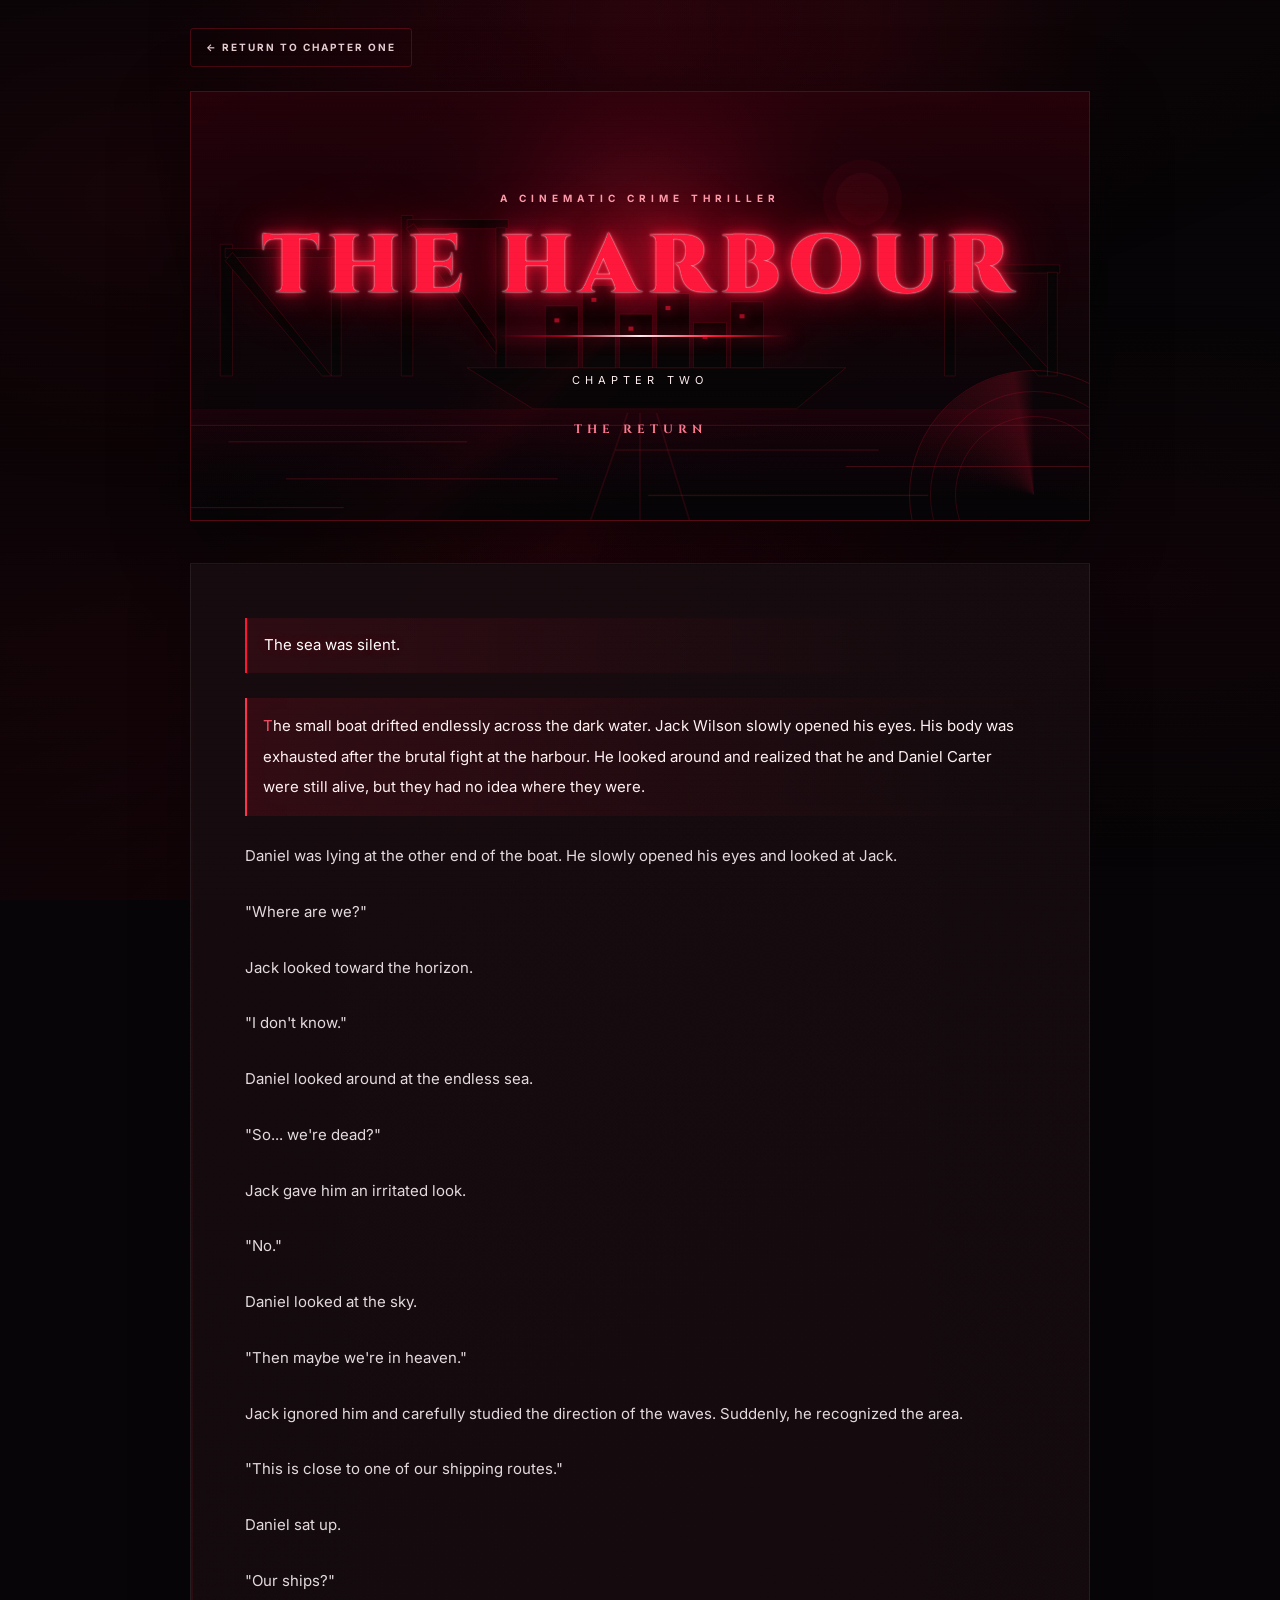
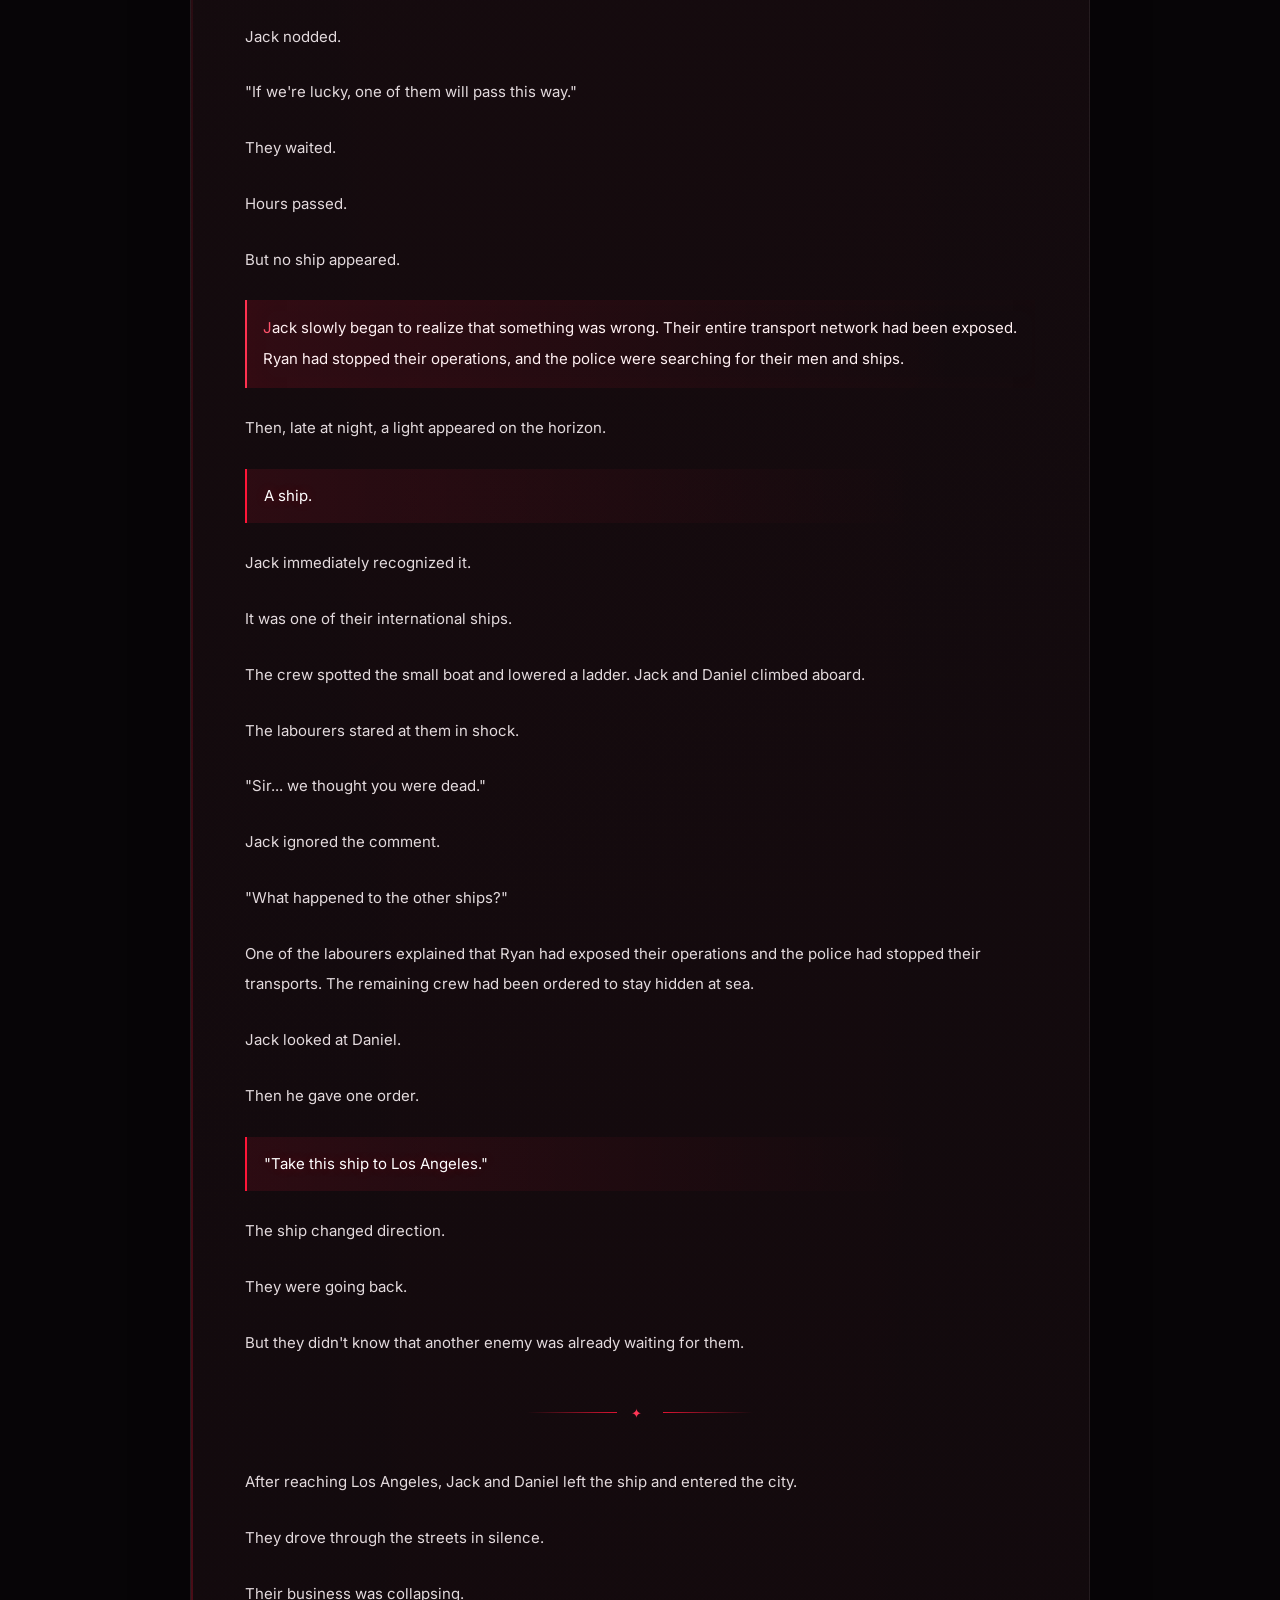
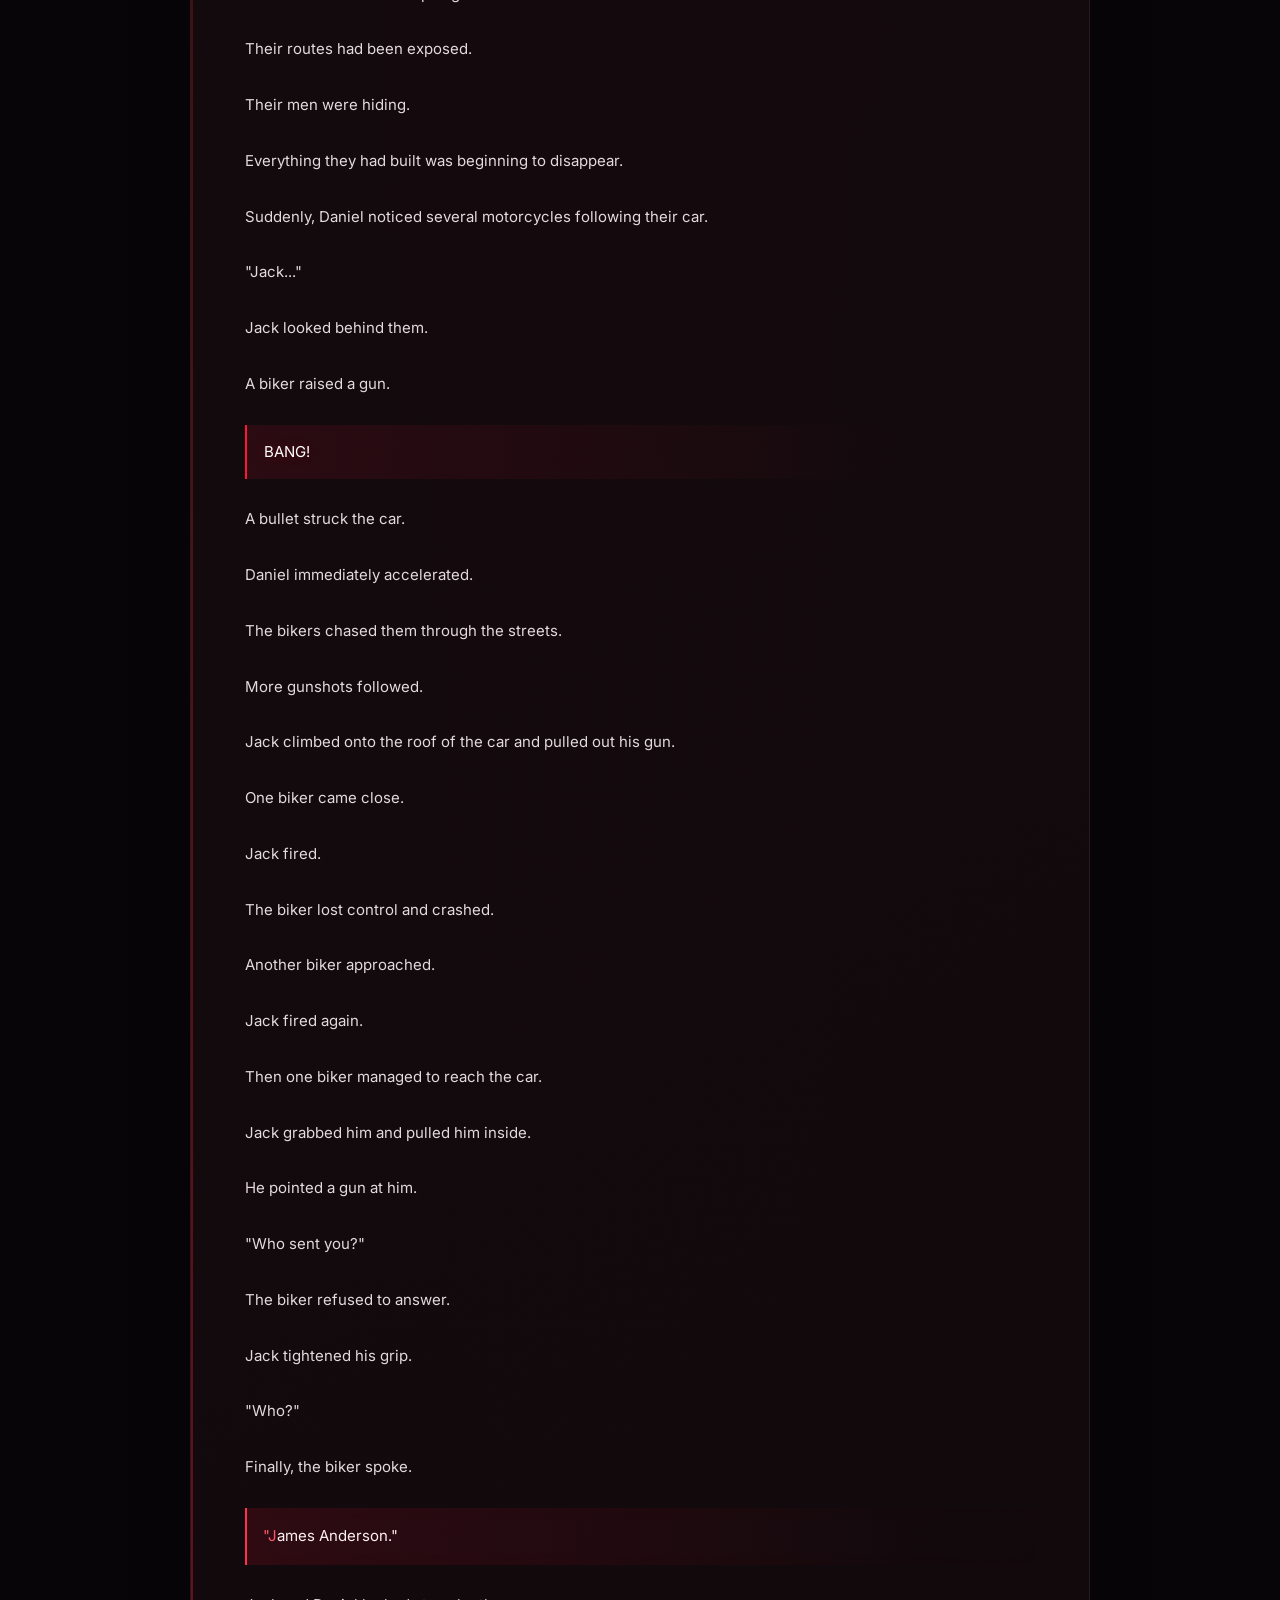
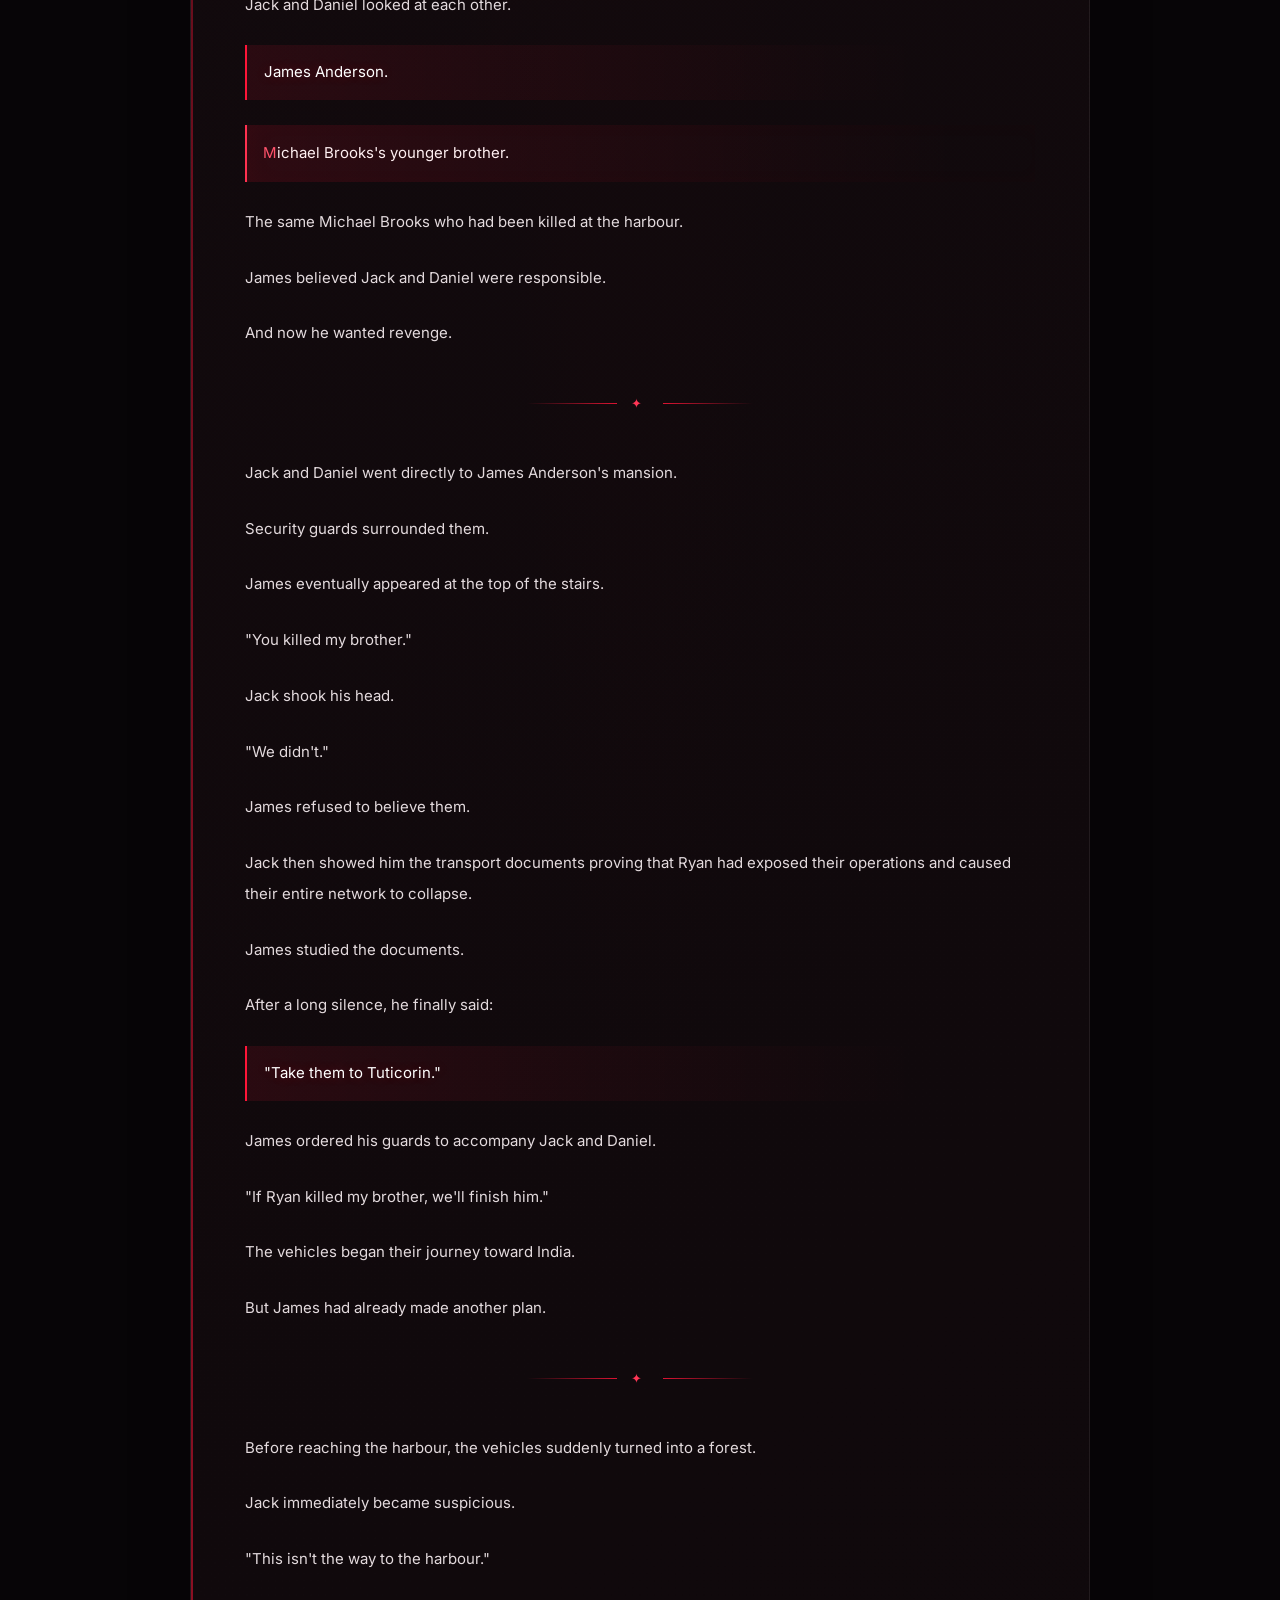
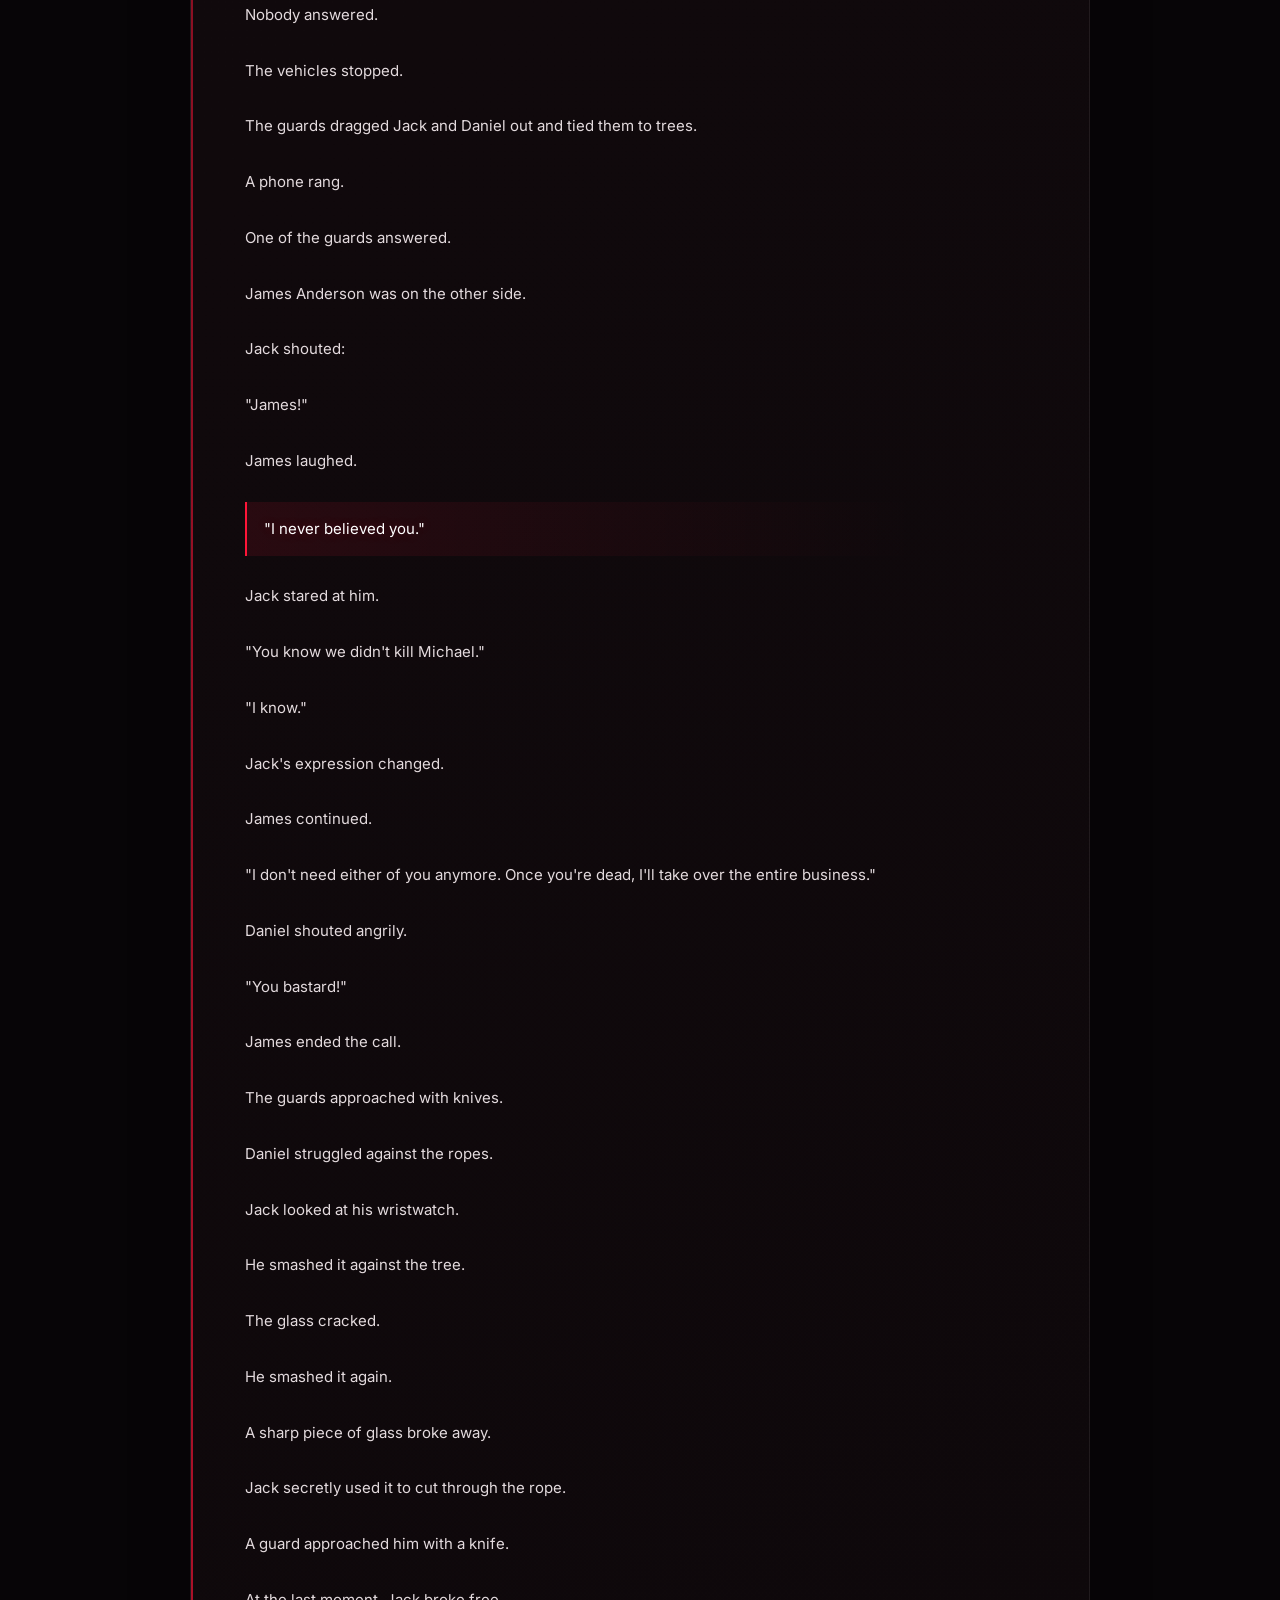
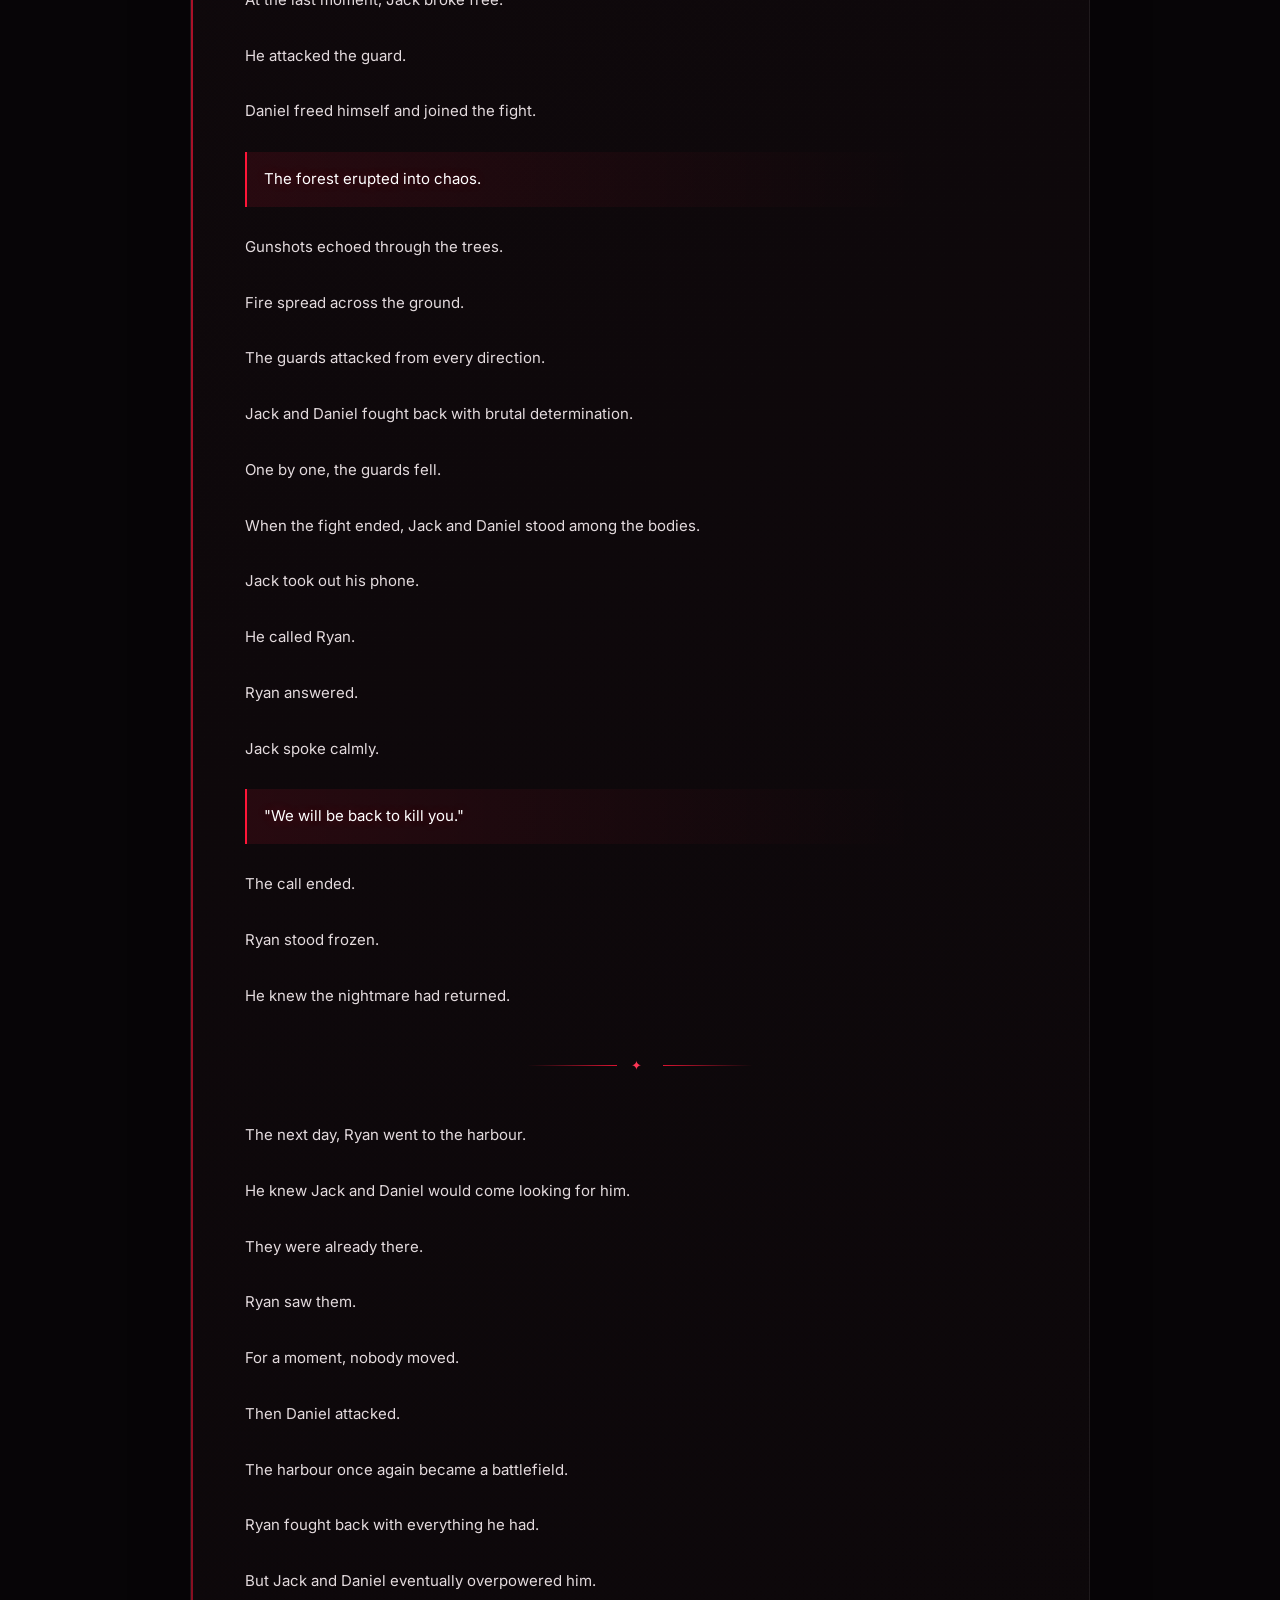
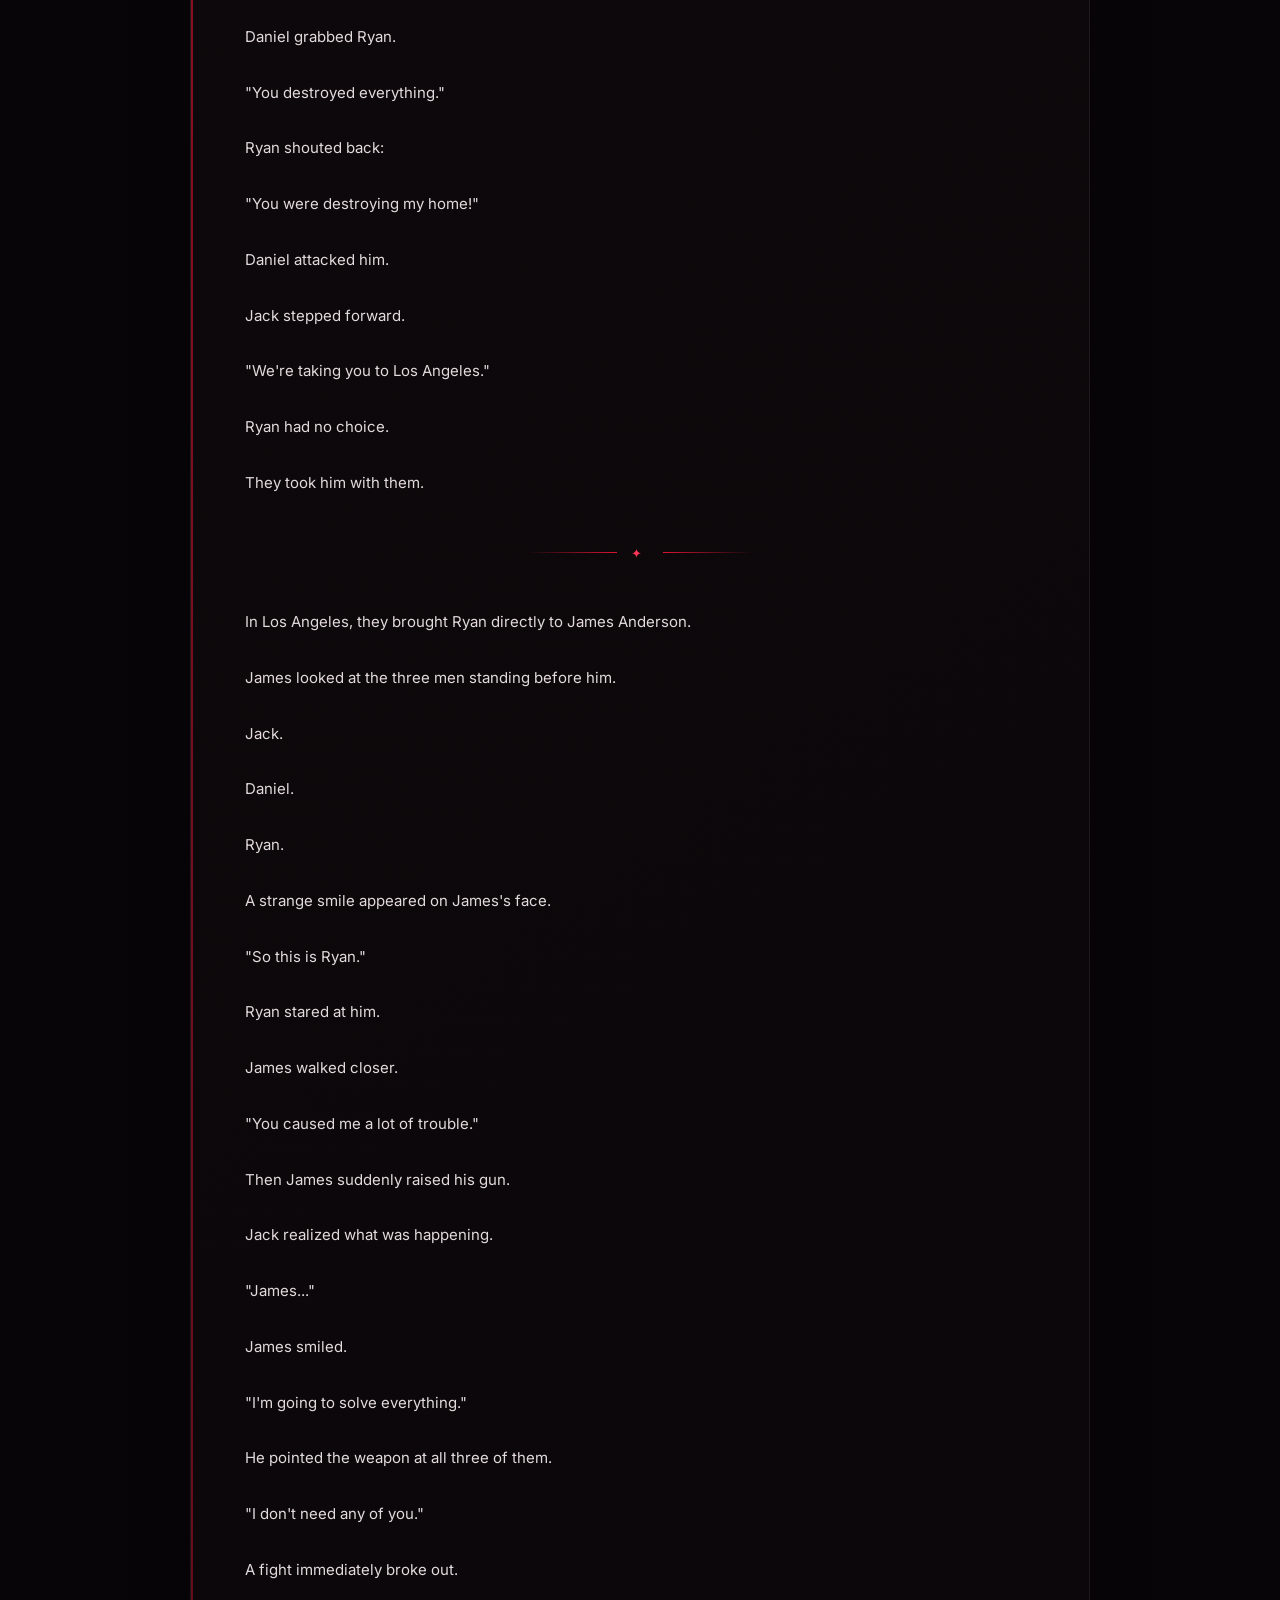
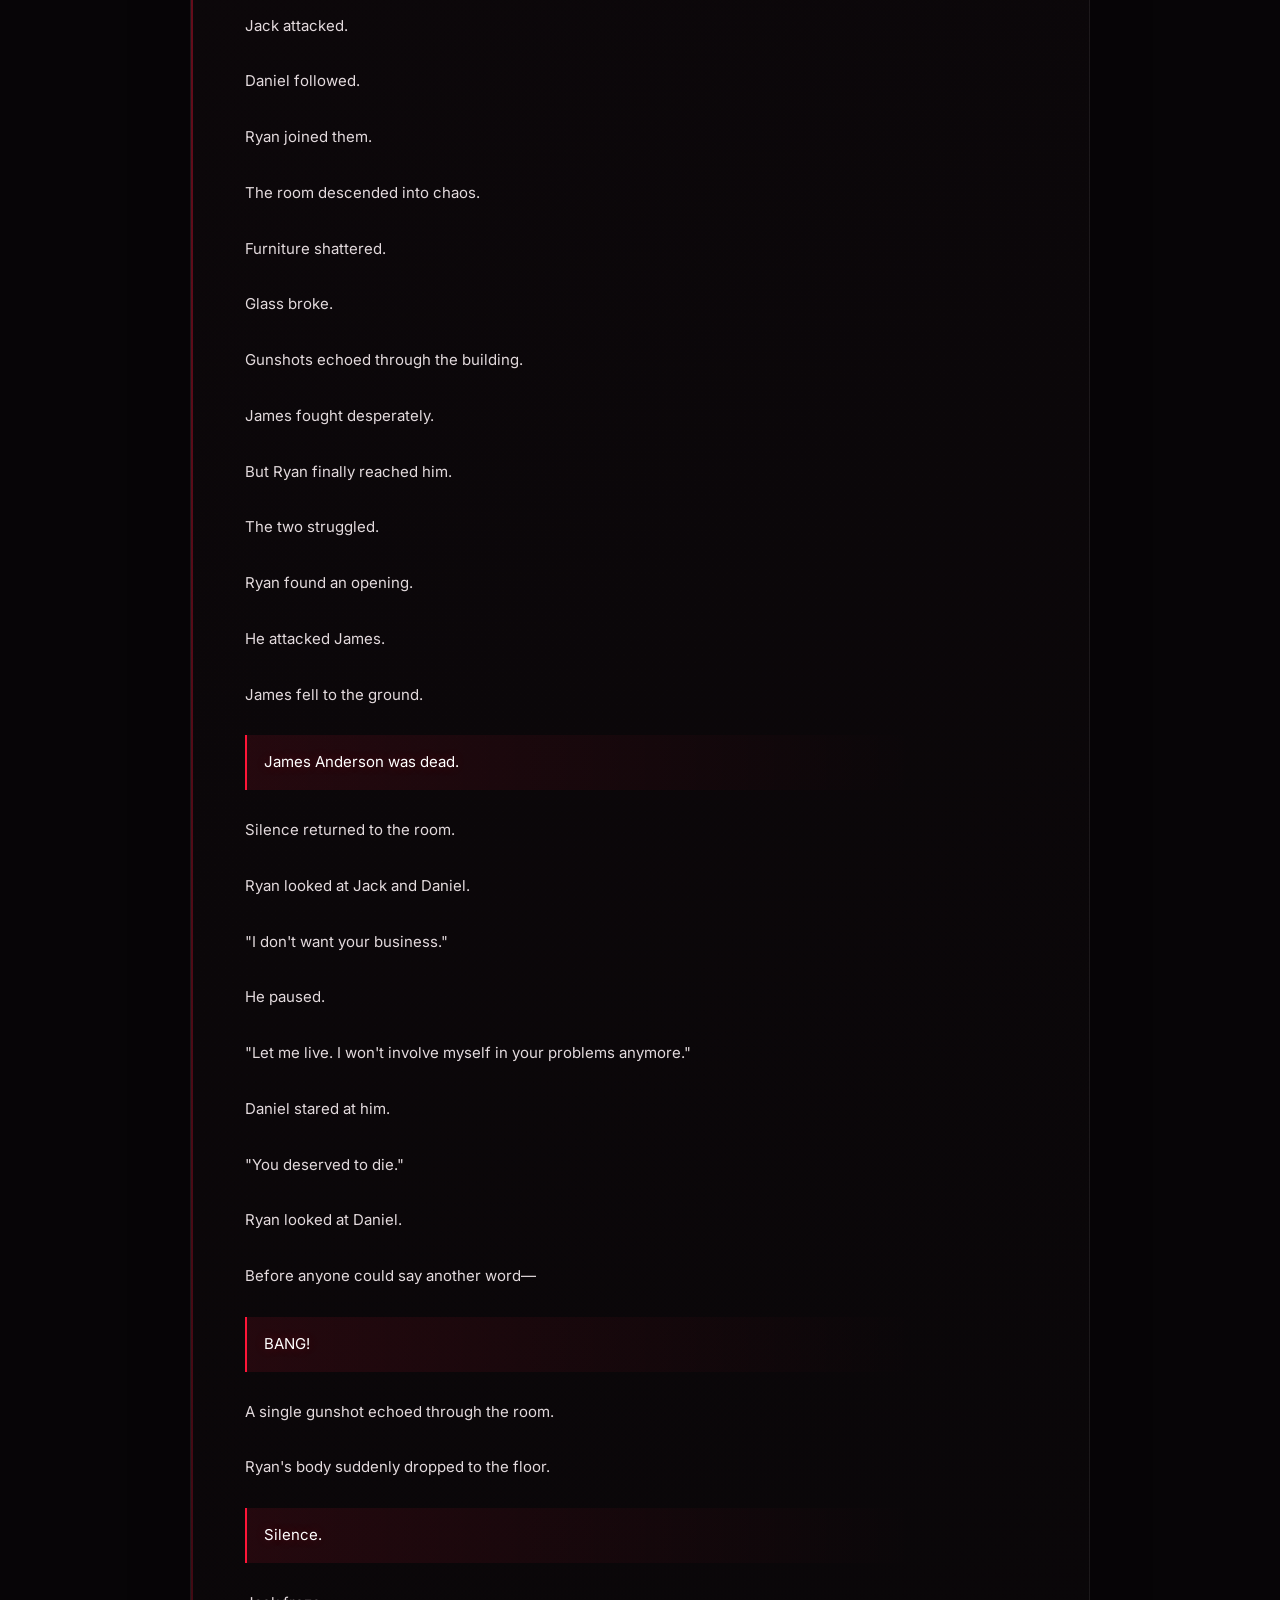
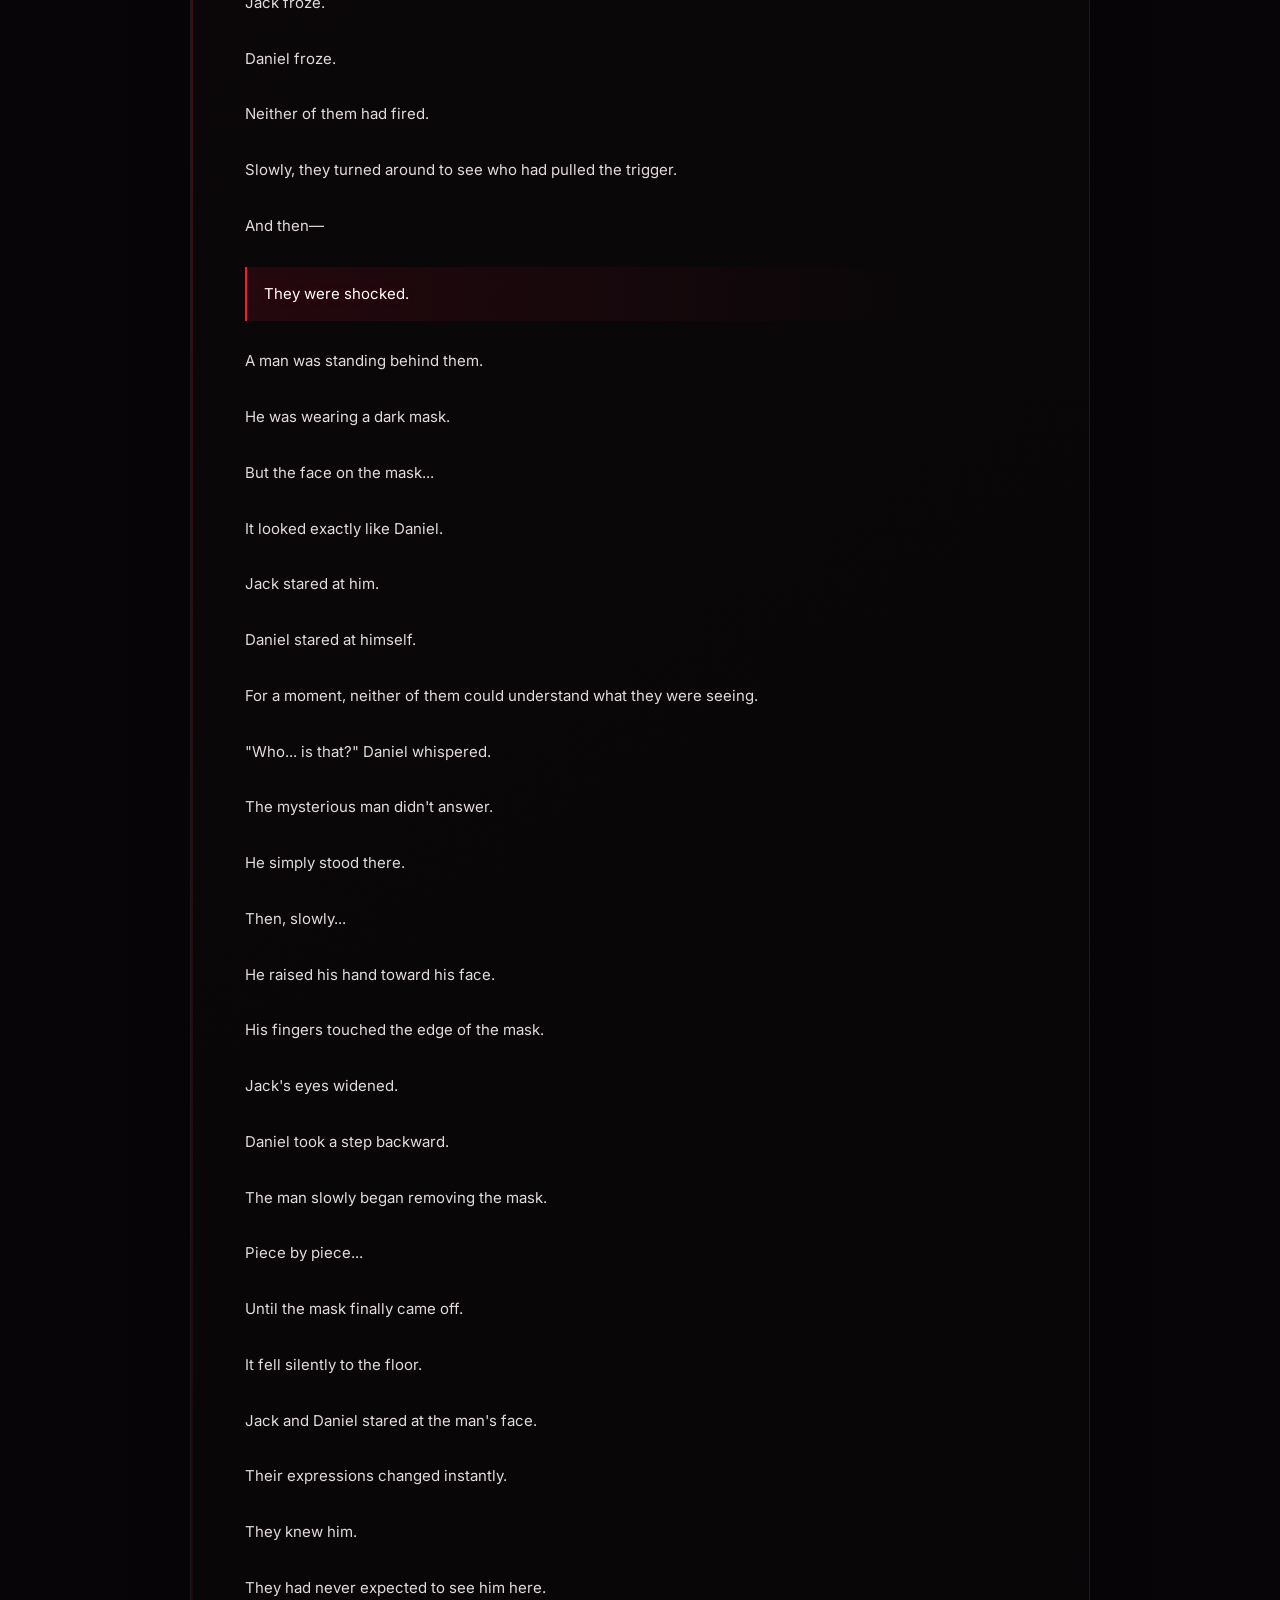
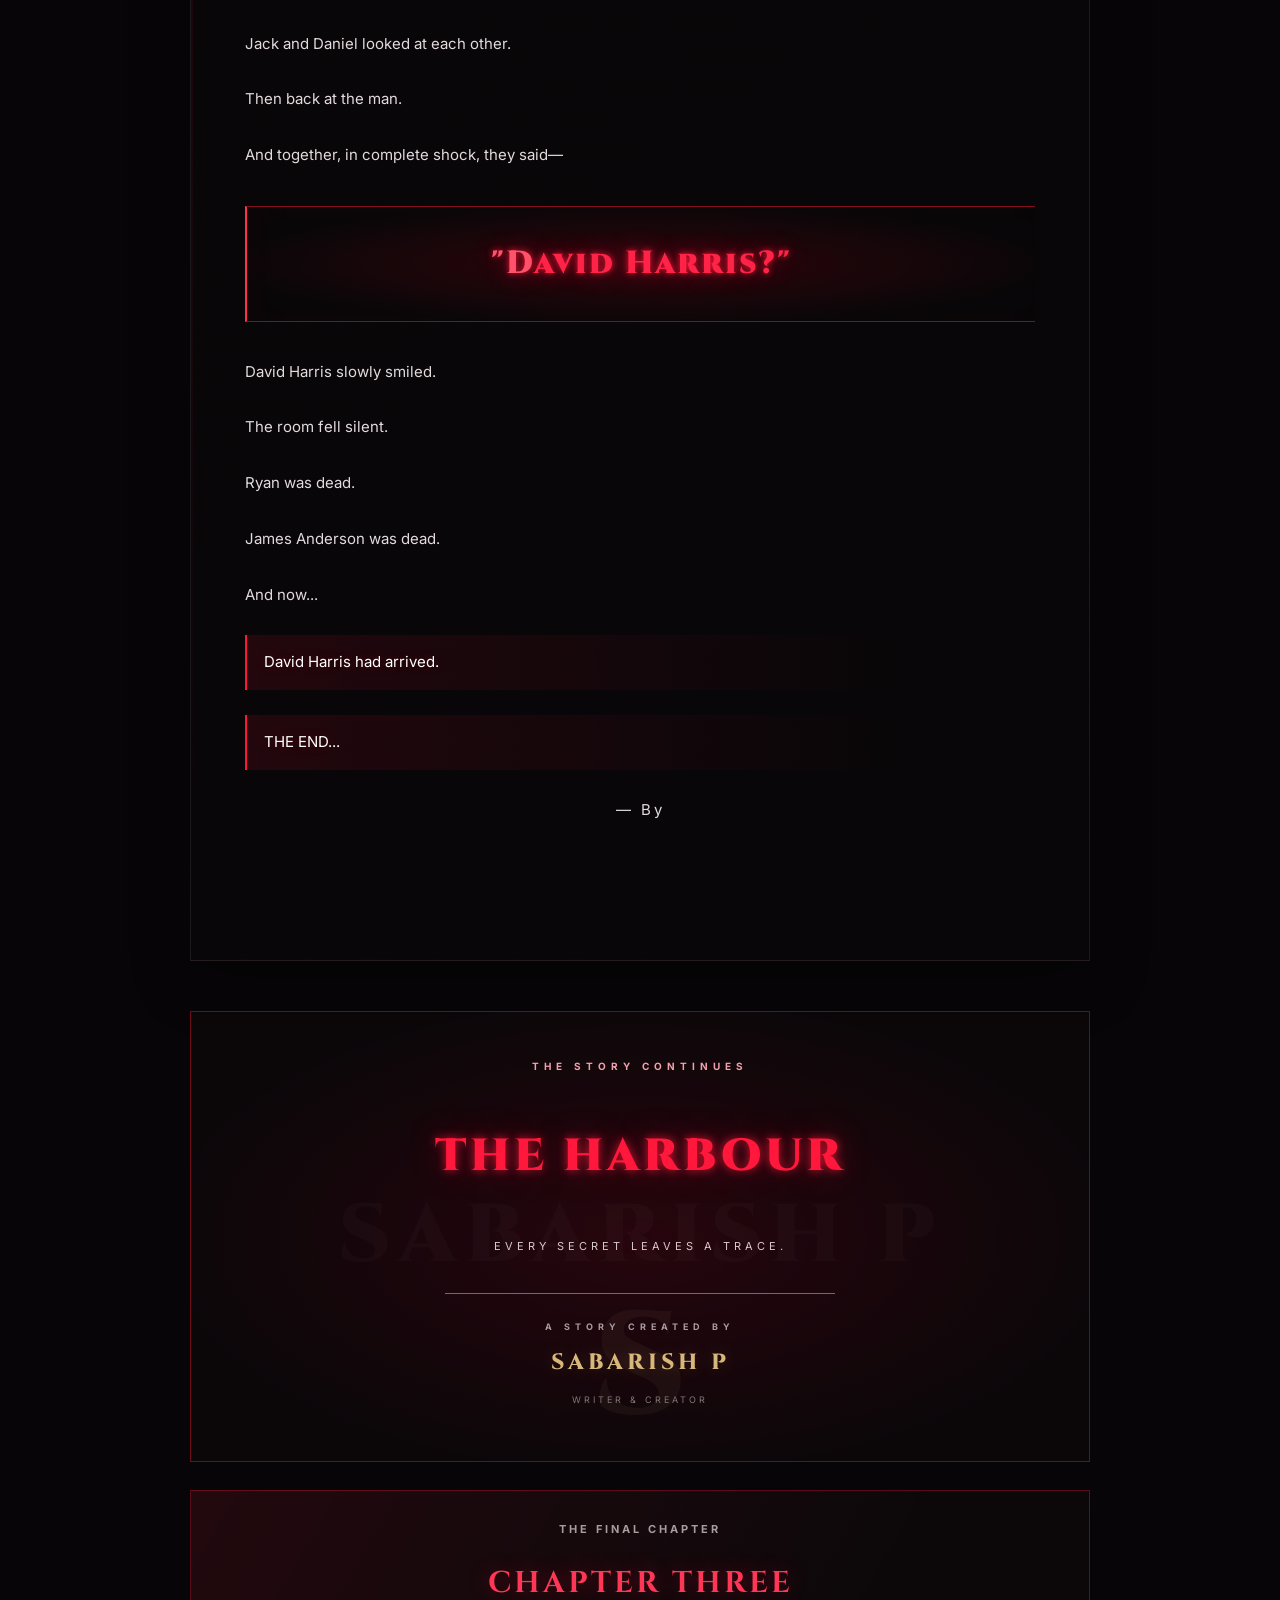
<file: chapter-two.html>
<!DOCTYPE html>
<html lang="en">
<head>
    <meta charset="UTF-8">
    <meta name="viewport" content="width=device-width, initial-scale=1.0">
    <meta name="theme-color" content="#080507">

    <meta name="description"
          content="THE HARBOUR — Chapter Two: The Return. A cinematic crime thriller by Sabarish P.">

    <title>THE HARBOUR | Chapter Two — The Return</title>

    <!-- Existing project stylesheet -->
    <link rel="stylesheet" href="style.css">

    <!-- Cinematic typography -->
    <link rel="preconnect" href="https://fonts.googleapis.com">
    <link rel="preconnect" href="https://fonts.gstatic.com" crossorigin>

    <link href="https://fonts.googleapis.com/css2?family=Cinzel:wght@500;600;700;800;900&family=Inter:wght@400;500;600;700&display=swap"
          rel="stylesheet">

    <style>
        /* Chapter Two-specific cinematic enhancements */

        .cinematic-backdrop {
            position: fixed;
            inset: 0;
            z-index: -1;
            pointer-events: none;
            overflow: hidden;
            background:
                radial-gradient(ellipse at 50% 5%,
                    rgba(130, 0, 28, .17), transparent 55%),
                radial-gradient(ellipse at 5% 70%,
                    rgba(255, 0, 38, .045), transparent 40%);
        }

        .cinematic-backdrop::before {
            content: "";
            position: absolute;
            inset: -50%;
            background: conic-gradient(
                from 0deg at 50% 50%,
                transparent 0deg,
                rgba(255, 0, 38, .035) 30deg,
                transparent 70deg,
                transparent 180deg,
                rgba(255, 0, 38, .045) 220deg,
                transparent 260deg
            );
            animation: harbourAtmosphere 38s linear infinite;
        }

        @keyframes harbourAtmosphere {
            to { transform: rotate(360deg); }
        }

        .hero {
            min-height: 430px;
        }

        .hero-art {
            position: absolute;
            inset: 0;
            z-index: -1;
            width: 100%;
            height: 100%;
            opacity: .8;
            pointer-events: none;
        }

        .hero .eyebrow {
            position: relative;
            z-index: 2;
            color: #ff9eae;
        }

        .hero h1 {
            position: relative;
            z-index: 2;
            color: #ff183b;
            font-family: "Cinzel", serif;
            font-weight: 900;
            letter-spacing: clamp(2px, 1vw, 8px);
            text-shadow:
                0 0 2px #fff,
                0 0 10px rgba(255, 21, 56, .95),
                0 0 28px rgba(255, 21, 56, .75),
                0 0 65px rgba(255, 0, 38, .45);
        }

        .hero .title-rule {
            position: relative;
            z-index: 2;
            width: min(300px, 75%);
            height: 2px;
            margin: 22px auto;
            background: linear-gradient(
                90deg,
                transparent,
                #a50021,
                #fff0f2,
                #ff1538,
                transparent
            );
            box-shadow: 0 0 16px rgba(255, 21, 56, .8);
        }

        .hero .chapter-label,
        .hero .tagline {
            position: relative;
            z-index: 2;
        }

        .hero .chapter-label {
            color: #fff0f2;
            letter-spacing: 5px;
        }

        .hero .tagline {
            color: #ff7a91;
            letter-spacing: 5px;
            font-family: "Cinzel", serif;
            font-weight: 700;
        }

        /* SVG harbour artwork */
        .harbour-horizon {
            stroke: rgba(255, 43, 69, .55);
            stroke-width: 1;
            fill: none;
        }

        .harbour-silhouette {
            fill: #080507;
            stroke: rgba(255, 28, 57, .3);
            stroke-width: 1;
        }

        .harbour-light {
            fill: #ff183b;
            filter: drop-shadow(0 0 7px #ff183b);
        }

        .hero::after {
            content: "";
            position: absolute;
            top: 0;
            bottom: 0;
            left: -80%;
            width: 60%;
            z-index: 1;
            pointer-events: none;
            transform: skewX(-22deg);
            background: linear-gradient(
                90deg,
                transparent,
                rgba(255, 20, 55, .045),
                rgba(255, 20, 55, .14),
                transparent
            );
            animation: cinematicSweep 9s ease-in-out infinite;
        }

        @keyframes cinematicSweep {
            0%, 18% { left: -80%; }
            70%, 100% { left: 150%; }
        }

        /* Chapter metadata */
        .chapter-kicker {
            margin: 0 0 12px;
            color: #b6a3a9;
            text-align: center;
            font-size: 10px;
            letter-spacing: 4px;
            text-transform: uppercase;
        }

        /* Story panel */
        .story-content {
            position: relative;
            overflow: hidden;
            border-color: rgba(255, 30, 59, .18);
            background:
                linear-gradient(145deg,
                    rgba(20, 10, 14, .97),
                    rgba(7, 5, 7, .98));
        }

        .story-content::before {
            content: "";
            position: absolute;
            top: 0;
            left: 0;
            width: 2px;
            height: 100%;
            background: linear-gradient(
                180deg,
                transparent,
                rgba(255, 21, 56, .65),
                transparent
            );
            pointer-events: none;
        }

        .story-content p {
            color: #e6dce0;
        }

        /* Important story moments only */
        .story-content p.impact {
            padding: 12px 16px;
            border-left: 2px solid #ff183b;
            background: linear-gradient(
                90deg,
                rgba(255, 21, 56, .12),
                transparent 90%
            );
            color: #fff;
            text-shadow: 0 0 14px rgba(255, 21, 56, .2);
        }

        /* Character entrances */
        .story-content p.character-entry {
            padding: 14px 16px;
            border-left: 2px solid #ff3656;
            background: linear-gradient(
                90deg,
                rgba(255, 21, 56, .14),
                rgba(255, 21, 56, .015) 75%,
                transparent
            );
            color: #fff1f3;
            box-shadow: inset 12px 0 30px rgba(255, 21, 56, .025);
        }

        /* Major reveal */
        .story-content p.david-reveal {
            margin: 36px 0;
            padding: 25px 12px;
            border-top: 1px solid rgba(255, 21, 56, .7);
            border-bottom: 1px solid rgba(255, 21, 56, .7);
            background: radial-gradient(
                ellipse at center,
                rgba(170, 0, 35, .23),
                transparent 75%
            );
            color: #ff284b;
            text-align: center;
            font-family: "Cinzel", serif;
            font-size: clamp(21px, 4vw, 32px);
            font-weight: 900;
            letter-spacing: 2px;
            text-shadow:
                0 0 8px rgba(255, 21, 56, .85),
                0 0 30px rgba(255, 21, 56, .4);
            animation: revealGlow 2.8s ease-in-out infinite;
        }

        @keyframes revealGlow {
            0%, 100% { text-shadow: 0 0 7px rgba(255, 21, 56, .7); }
            50% {
                text-shadow:
                    0 0 12px #ff1538,
                    0 0 34px rgba(255, 21, 56, .8);
            }
        }

        /* Scene divider */
        .scene-divider {
            display: flex;
            align-items: center;
            justify-content: center;
            gap: 14px;
            margin: 42px 0;
            color: #ff3656;
            font-size: 13px;
            letter-spacing: 7px;
        }

        .scene-divider::before,
        .scene-divider::after {
            content: "";
            width: min(90px, 20%);
            height: 1px;
            background: linear-gradient(
                90deg,
                transparent,
                rgba(255, 21, 56, .85)
            );
        }

        .scene-divider::after {
            transform: rotate(180deg);
        }

        /* Author signature */
        .author-watermark {
            position: relative;
            isolation: isolate;
            margin: 36px auto 0;
            padding: 24px 12px 8px;
            width: min(390px, 100%);
            border-top: 1px solid rgba(216, 183, 122, .55);
            text-align: center;
        }

        .author-watermark::before {
            content: "S";
            position: absolute;
            top: 50%;
            left: 50%;
            z-index: -1;
            transform: translate(-50%, -40%);
            color: rgba(216, 183, 122, .055);
            font-family: "Cinzel", serif;
            font-size: 145px;
            font-weight: 900;
            line-height: 1;
            pointer-events: none;
        }

        .author-label {
            color: #a99b9e;
            font-size: 9px;
            font-weight: 700;
            letter-spacing: 6px;
            text-transform: uppercase;
        }

        .author-name {
            margin-top: 7px;
            color: #dfbd82;
            font-family: "Cinzel", serif;
            font-size: clamp(20px, 4vw, 28px);
            font-weight: 900;
            letter-spacing: 5px;
            text-shadow: 0 0 20px rgba(216, 183, 122, .23);
        }

        .author-caption {
            margin-top: 7px;
            color: #84757a;
            font-size: 9px;
            letter-spacing: 3px;
        }

        /* Ending card */
        .end-card {
            position: relative;
            overflow: hidden;
            border: 1px solid rgba(255, 21, 56, .4);
            background:
                radial-gradient(
                    ellipse at center,
                    rgba(130, 0, 28, .23),
                    transparent 75%
                ),
                #0b0709;
        }

        .end-card .end-title {
            color: #ff183b;
            font-family: "Cinzel", serif;
            font-size: clamp(27px, 5vw, 45px);
            font-weight: 900;
            letter-spacing: 4px;
            text-shadow:
                0 0 10px rgba(255, 21, 56, .8),
                0 0 32px rgba(255, 21, 56, .35);
        }

        /* Chapter Three card */
        .chapter-three {
            position: relative;
            overflow: hidden;
            border: 1px solid rgba(255, 21, 56, .32);
            background:
                linear-gradient(
                    120deg,
                    rgba(255, 21, 56, .09),
                    transparent 70%
                ),
                #0c080a;
        }

        .chapter-three h2 {
            color: #ff3656;
            font-family: "Cinzel", serif;
            text-shadow: 0 0 20px rgba(255, 21, 56, .35);
        }

        /* Chapter Three unlocked button */
        .chapter-three-enter {
            display: inline-flex;
            align-items: center;
            justify-content: center;
            position: relative;
            z-index: 3;
            margin-top: 22px;
            padding: 13px 20px;
            border: 1px solid rgba(255, 21, 56, .65);
            background: rgba(100, 10, 20, .22);
            color: #ff9eae;
            text-decoration: none;
            font-family: "Inter", sans-serif;
            font-size: 10px;
            font-weight: 700;
            letter-spacing: 2px;
            transition: all .3s ease;
        }

        .chapter-three-enter:hover {
            color: #fff;
            background: #74101d;
            border-color: #ff3656;
            box-shadow:
                0 0 22px rgba(255, 21, 56, .35),
                inset 0 0 15px rgba(255, 255, 255, .04);
            transform: translateY(-3px);
        }

        .chapter-three .available-label {
            display: block;
            margin-top: 17px;
            color: #ff8395;
            font-size: 9px;
            font-weight: 700;
            letter-spacing: 4px;
        }

        @media (max-width: 600px) {
            .hero {
                min-height: 330px;
                padding: 48px 16px;
            }

            .hero .chapter-label {
                letter-spacing: 3px;
            }

            .hero .tagline {
                letter-spacing: 3px;
            }

            .story-content {
                padding: 22px 17px;
            }

            .story-content p {
                font-size: 14px;
                line-height: 1.95;
            }

            .author-watermark::before {
                font-size: 110px;
            }

            .chapter-three-enter {
                font-size: 9px;
                padding: 12px 15px;
            }
        }

        @media (prefers-reduced-motion: reduce) {
            *,
            *::before,
            *::after {
                animation-duration: .01ms !important;
                animation-iteration-count: 1 !important;
                scroll-behavior: auto !important;
                transition-duration: .01ms !important;
            }
        }
    </style>
</head>

<body>

    <!-- Cinematic background -->
    <div class="cinematic-backdrop" aria-hidden="true"></div>

    <!-- Reading progress -->
    <div id="readingProgress"></div>

    <main class="container">

        <!-- Return navigation -->
        <a class="back-link" href="index.html">
            &#8592; Return to Chapter One
        </a>

        <!-- ================= HERO ================= -->

        <header class="hero">

            <!-- Original inline harbour artwork -->
            <svg class="hero-art"
                 viewBox="0 0 1200 520"
                 preserveAspectRatio="xMidYMid slice"
                 role="img"
                 aria-label="A dark harbour beneath a blood-red night sky">

                <defs>
                    <linearGradient id="nightSky" x1="0" y1="0" x2="0" y2="1">
                        <stop offset="0%" stop-color="#39000e"/>
                        <stop offset="60%" stop-color="#14050b"/>
                        <stop offset="100%" stop-color="#050407"/>
                    </linearGradient>

                    <radialGradient id="redMoon">
                        <stop offset="0%" stop-color="#ff183b" stop-opacity=".55"/>
                        <stop offset="55%" stop-color="#9a001f" stop-opacity=".23"/>
                        <stop offset="100%" stop-color="#39000e" stop-opacity="0"/>
                    </radialGradient>

                    <linearGradient id="seaGlow" x1="0" y1="0" x2="0" y2="1">
                        <stop offset="0%" stop-color="#460013" stop-opacity=".5"/>
                        <stop offset="100%" stop-color="#050407" stop-opacity="0"/>
                    </linearGradient>
                </defs>

                <!-- Night sky -->
                <rect width="1200" height="520" fill="url(#nightSky)"/>

                <!-- Red atmospheric glow -->
                <circle cx="600" cy="180" r="300" fill="url(#redMoon)"/>

                <!-- Distant moon -->
                <circle cx="870" cy="130" r="48"
                        fill="#a80025" opacity=".15"/>

                <circle cx="870" cy="130" r="32"
                        fill="#ff2448" opacity=".1"/>

                <!-- Harbour cranes -->
                <g class="harbour-silhouette">
                    <path d="M90 345 V185 H105 V345 Z"/>
                    <path d="M96 190 H245 V201 H96 Z"/>
                    <path d="M225 200 V345 H237 V200 Z"/>
                    <path d="M105 195 L225 345 H214 L96 205 Z"/>

                    <path d="M310 345 V150 H324 V345 Z"/>
                    <path d="M317 155 H440 V166 H317 Z"/>
                    <path d="M425 165 V345 H437 V165 Z"/>
                    <path d="M325 160 L425 300 V318 L316 166 Z"/>

                    <path d="M970 345 V205 H983 V345 Z"/>
                    <path d="M976 210 H1110 V220 H976 Z"/>
                    <path d="M1095 219 V345 H1107 V219 Z"/>
                    <path d="M984 214 L1095 335 V345 H1084 L976 220 Z"/>
                </g>

                <!-- Ship silhouette -->
                <path class="harbour-silhouette"
                      d="M390 335 L850 335 L790 385 L470 385 Z"/>

                <path class="harbour-silhouette"
                      d="M485 335 V260 H525 V335 Z
                         M530 335 V235 H570 V335 Z
                         M575 335 V270 H615 V335 Z
                         M620 335 V245 H660 V335 Z
                         M665 335 V280 H705 V335 Z
                         M710 335 V255 H750 V335 Z"/>

                <!-- Ship windows -->
                <g class="harbour-light">
                    <rect x="496" y="275" width="6" height="5"/>
                    <rect x="541" y="250" width="6" height="5"/>
                    <rect x="586" y="285" width="6" height="5"/>
                    <rect x="631" y="260" width="6" height="5"/>
                    <rect x="676" y="295" width="6" height="5"/>
                    <rect x="721" y="270" width="6" height="5"/>
                </g>

                <!-- Sea -->
                <rect x="0" y="385" width="1200" height="135"
                      fill="url(#seaGlow)"/>

                <g class="harbour-horizon" opacity=".8">
                    <path d="M0 405 H1200"/>
                    <path d="M100 425 H390"/>
                    <path d="M570 435 H890"/>
                    <path d="M850 455 H1160"/>
                    <path d="M170 470 H500"/>
                    <path d="M610 490 H950"/>
                    <path d="M40 505 H240"/>
                </g>

                <!-- Blood-red reflected harbour light -->
                <g stroke="#ff183b" stroke-width="2" opacity=".2">
                    <path d="M585 390 L540 520"/>
                    <path d="M620 390 L660 520"/>
                    <path d="M600 390 L600 520"/>
                </g>

                <!-- Atmospheric dark overlay -->
                <rect width="1200" height="520"
                      fill="#050407" opacity=".27"/>

            </svg>

            <p class="eyebrow">
                A CINEMATIC CRIME THRILLER
            </p>

            <h1>THE HARBOUR</h1>

            <div class="title-rule"></div>

            <p class="chapter-label">
                CHAPTER TWO
            </p>

            <p class="tagline">
                THE RETURN
            </p>

        </header>

        <!-- ================= ORIGINAL STORY ================= -->

        <article class="story-content" id="story">

            <p class="impact">The sea was silent.</p>

            <p>The small boat drifted endlessly across the dark water. Jack Wilson slowly opened his eyes. His body was exhausted after the brutal fight at the harbour. He looked around and realized that he and Daniel Carter were still alive, but they had no idea where they were.</p>

            <p>Daniel was lying at the other end of the boat. He slowly opened his eyes and looked at Jack.</p>

            <p>"Where are we?"</p>

            <p>Jack looked toward the horizon.</p>

            <p>"I don't know."</p>

            <p>Daniel looked around at the endless sea.</p>

            <p>"So... we're dead?"</p>

            <p>Jack gave him an irritated look.</p>

            <p>"No."</p>

            <p>Daniel looked at the sky.</p>

            <p>"Then maybe we're in heaven."</p>

            <p>Jack ignored him and carefully studied the direction of the waves. Suddenly, he recognized the area.</p>

            <p>"This is close to one of our shipping routes."</p>

            <p>Daniel sat up.</p>

            <p>"Our ships?"</p>

            <p>Jack nodded.</p>

            <p>"If we're lucky, one of them will pass this way."</p>

            <p>They waited.</p>

            <p>Hours passed.</p>

            <p>But no ship appeared.</p>

            <p>Jack slowly began to realize that something was wrong. Their entire transport network had been exposed. Ryan had stopped their operations, and the police were searching for their men and ships.</p>

            <p>Then, late at night, a light appeared on the horizon.</p>

            <p class="impact">A ship.</p>

            <p>Jack immediately recognized it.</p>

            <p>It was one of their international ships.</p>

            <p>The crew spotted the small boat and lowered a ladder. Jack and Daniel climbed aboard.</p>

            <p>The labourers stared at them in shock.</p>

            <p>"Sir... we thought you were dead."</p>

            <p>Jack ignored the comment.</p>

            <p>"What happened to the other ships?"</p>

            <p>One of the labourers explained that Ryan had exposed their operations and the police had stopped their transports. The remaining crew had been ordered to stay hidden at sea.</p>

            <p>Jack looked at Daniel.</p>

            <p>Then he gave one order.</p>

            <p class="impact">"Take this ship to Los Angeles."</p>

            <p>The ship changed direction.</p>

            <p>They were going back.</p>

            <p>But they didn't know that another enemy was already waiting for them.</p>

            <div class="scene-divider" aria-hidden="true">✦</div>

            <p>After reaching Los Angeles, Jack and Daniel left the ship and entered the city.</p>

            <p>They drove through the streets in silence.</p>

            <p>Their business was collapsing.</p>

            <p>Their routes had been exposed.</p>

            <p>Their men were hiding.</p>

            <p>Everything they had built was beginning to disappear.</p>

            <p>Suddenly, Daniel noticed several motorcycles following their car.</p>

            <p>"Jack..."</p>

            <p>Jack looked behind them.</p>

            <p>A biker raised a gun.</p>

            <p class="impact">BANG!</p>

            <p>A bullet struck the car.</p>

            <p>Daniel immediately accelerated.</p>

            <p>The bikers chased them through the streets.</p>

            <p>More gunshots followed.</p>

            <p>Jack climbed onto the roof of the car and pulled out his gun.</p>

            <p>One biker came close.</p>

            <p>Jack fired.</p>

            <p>The biker lost control and crashed.</p>

            <p>Another biker approached.</p>

            <p>Jack fired again.</p>

            <p>Then one biker managed to reach the car.</p>

            <p>Jack grabbed him and pulled him inside.</p>

            <p>He pointed a gun at him.</p>

            <p>"Who sent you?"</p>

            <p>The biker refused to answer.</p>

            <p>Jack tightened his grip.</p>

            <p>"Who?"</p>

            <p>Finally, the biker spoke.</p>

            <p class="character-entry">"James Anderson."</p>

            <p>Jack and Daniel looked at each other.</p>

            <p class="impact">James Anderson.</p>

            <p>Michael Brooks's younger brother.</p>

            <p>The same Michael Brooks who had been killed at the harbour.</p>

            <p>James believed Jack and Daniel were responsible.</p>

            <p>And now he wanted revenge.</p>

            <div class="scene-divider" aria-hidden="true">✦</div>

            <p>Jack and Daniel went directly to James Anderson's mansion.</p>

            <p>Security guards surrounded them.</p>

            <p>James eventually appeared at the top of the stairs.</p>

            <p>"You killed my brother."</p>

            <p>Jack shook his head.</p>

            <p>"We didn't."</p>

            <p>James refused to believe them.</p>

            <p>Jack then showed him the transport documents proving that Ryan had exposed their operations and caused their entire network to collapse.</p>

            <p>James studied the documents.</p>

            <p>After a long silence, he finally said:</p>

            <p class="impact">"Take them to Tuticorin."</p>

            <p>James ordered his guards to accompany Jack and Daniel.</p>

            <p>"If Ryan killed my brother, we'll finish him."</p>

            <p>The vehicles began their journey toward India.</p>

            <p>But James had already made another plan.</p>

            <div class="scene-divider" aria-hidden="true">✦</div>

            <p>Before reaching the harbour, the vehicles suddenly turned into a forest.</p>

            <p>Jack immediately became suspicious.</p>

            <p>"This isn't the way to the harbour."</p>

            <p>Nobody answered.</p>

            <p>The vehicles stopped.</p>

            <p>The guards dragged Jack and Daniel out and tied them to trees.</p>

            <p>A phone rang.</p>

            <p>One of the guards answered.</p>

            <p>James Anderson was on the other side.</p>

            <p>Jack shouted:</p>

            <p>"James!"</p>

            <p>James laughed.</p>

            <p class="impact">"I never believed you."</p>

            <p>Jack stared at him.</p>

            <p>"You know we didn't kill Michael."</p>

            <p>"I know."</p>

            <p>Jack's expression changed.</p>

            <p>James continued.</p>

            <p>"I don't need either of you anymore. Once you're dead, I'll take over the entire business."</p>

            <p>Daniel shouted angrily.</p>

            <p>"You bastard!"</p>

            <p>James ended the call.</p>

            <p>The guards approached with knives.</p>

            <p>Daniel struggled against the ropes.</p>

            <p>Jack looked at his wristwatch.</p>

            <p>He smashed it against the tree.</p>

            <p>The glass cracked.</p>

            <p>He smashed it again.</p>

            <p>A sharp piece of glass broke away.</p>

            <p>Jack secretly used it to cut through the rope.</p>

            <p>A guard approached him with a knife.</p>

            <p>At the last moment, Jack broke free.</p>

            <p>He attacked the guard.</p>

            <p>Daniel freed himself and joined the fight.</p>

            <p class="impact">The forest erupted into chaos.</p>

            <p>Gunshots echoed through the trees.</p>

            <p>Fire spread across the ground.</p>

            <p>The guards attacked from every direction.</p>

            <p>Jack and Daniel fought back with brutal determination.</p>

            <p>One by one, the guards fell.</p>

            <p>When the fight ended, Jack and Daniel stood among the bodies.</p>

            <p>Jack took out his phone.</p>

            <p>He called Ryan.</p>

            <p>Ryan answered.</p>

            <p>Jack spoke calmly.</p>

            <p class="impact">"We will be back to kill you."</p>

            <p>The call ended.</p>

            <p>Ryan stood frozen.</p>

            <p>He knew the nightmare had returned.</p>

            <div class="scene-divider" aria-hidden="true">✦</div>

            <p>The next day, Ryan went to the harbour.</p>

            <p>He knew Jack and Daniel would come looking for him.</p>

            <p>They were already there.</p>

            <p>Ryan saw them.</p>

            <p>For a moment, nobody moved.</p>

            <p>Then Daniel attacked.</p>

            <p>The harbour once again became a battlefield.</p>

            <p>Ryan fought back with everything he had.</p>

            <p>But Jack and Daniel eventually overpowered him.</p>

            <p>Daniel grabbed Ryan.</p>

            <p>"You destroyed everything."</p>

            <p>Ryan shouted back:</p>

            <p>"You were destroying my home!"</p>

            <p>Daniel attacked him.</p>

            <p>Jack stepped forward.</p>

            <p>"We're taking you to Los Angeles."</p>

            <p>Ryan had no choice.</p>

            <p>They took him with them.</p>

            <div class="scene-divider" aria-hidden="true">✦</div>

            <p>In Los Angeles, they brought Ryan directly to James Anderson.</p>

            <p>James looked at the three men standing before him.</p>

            <p>Jack.</p>

            <p>Daniel.</p>

            <p>Ryan.</p>

            <p>A strange smile appeared on James's face.</p>

            <p>"So this is Ryan."</p>

            <p>Ryan stared at him.</p>

            <p>James walked closer.</p>

            <p>"You caused me a lot of trouble."</p>

            <p>Then James suddenly raised his gun.</p>

            <p>Jack realized what was happening.</p>

            <p>"James..."</p>

            <p>James smiled.</p>

            <p>"I'm going to solve everything."</p>

            <p>He pointed the weapon at all three of them.</p>

            <p>"I don't need any of you."</p>

            <p>A fight immediately broke out.</p>

            <p>Jack attacked.</p>

            <p>Daniel followed.</p>

            <p>Ryan joined them.</p>

            <p>The room descended into chaos.</p>

            <p>Furniture shattered.</p>

            <p>Glass broke.</p>

            <p>Gunshots echoed through the building.</p>

            <p>James fought desperately.</p>

            <p>But Ryan finally reached him.</p>

            <p>The two struggled.</p>

            <p>Ryan found an opening.</p>

            <p>He attacked James.</p>

            <p>James fell to the ground.</p>

            <p class="impact">James Anderson was dead.</p>

            <p>Silence returned to the room.</p>

            <p>Ryan looked at Jack and Daniel.</p>

            <p>"I don't want your business."</p>

            <p>He paused.</p>

            <p>"Let me live. I won't involve myself in your problems anymore."</p>

            <p>Daniel stared at him.</p>

            <p>"You deserved to die."</p>

            <p>Ryan looked at Daniel.</p>

            <p>Before anyone could say another word—</p>

            <p class="impact">BANG!</p>

            <p>A single gunshot echoed through the room.</p>

            <p>Ryan's body suddenly dropped to the floor.</p>

            <p class="impact">Silence.</p>

            <p>Jack froze.</p>

            <p>Daniel froze.</p>

            <p>Neither of them had fired.</p>

            <p>Slowly, they turned around to see who had pulled the trigger.</p>

            <p>And then—</p>

            <p class="impact">They were shocked.</p>

            <p>A man was standing behind them.</p>

            <p>He was wearing a dark mask.</p>

            <p>But the face on the mask...</p>

            <p>It looked exactly like Daniel.</p>

            <p>Jack stared at him.</p>

            <p>Daniel stared at himself.</p>

            <p>For a moment, neither of them could understand what they were seeing.</p>

            <p>"Who... is that?" Daniel whispered.</p>

            <p>The mysterious man didn't answer.</p>

            <p>He simply stood there.</p>

            <p>Then, slowly...</p>

            <p>He raised his hand toward his face.</p>

            <p>His fingers touched the edge of the mask.</p>

            <p>Jack's eyes widened.</p>

            <p>Daniel took a step backward.</p>

            <p>The man slowly began removing the mask.</p>

            <p>Piece by piece...</p>

            <p>Until the mask finally came off.</p>

            <p>It fell silently to the floor.</p>

            <p>Jack and Daniel stared at the man's face.</p>

            <p>Their expressions changed instantly.</p>

            <p>They knew him.</p>

            <p>They had never expected to see him here.</p>

            <p>Jack and Daniel looked at each other.</p>

            <p>Then back at the man.</p>

            <p>And together, in complete shock, they said—</p>

            <p class="david-reveal">"David Harris?"</p>

            <p>David Harris slowly smiled.</p>

            <p>The room fell silent.</p>

            <p>Ryan was dead.</p>

            <p>James Anderson was dead.</p>

            <p>And now...</p>

            <p class="impact">David Harris had arrived.</p>

            <p class="impact">THE END...</p>

            <p class="author-caption" style="text-align:center;">
                &#8212; By
            </p>

            <p class="author-name" style="text-align:center;">
                Sabarish P
            </p>

        </article>

        <!-- ================= PREMIUM END CARD ================= -->

        <section class="end-card">

            <p class="eyebrow">THE STORY CONTINUES</p>

            <h2 class="end-title">THE HARBOUR</h2>

            <p class="end-subtitle">
                Every secret leaves a trace.
            </p>

            <div class="author-watermark">

                <div class="author-label">
                    A STORY CREATED BY
                </div>

                <div class="author-name">
                    SABARISH P
                </div>

                <div class="author-caption">
                    WRITER &amp; CREATOR
                </div>

            </div>

        </section>

        <!-- ================= CHAPTER THREE: UNLOCKED ================= -->

        <section class="chapter-three">

            <p class="eyebrow">THE FINAL CHAPTER</p>

            <h2>CHAPTER THREE</h2>

            <p class="chapter-kicker">THE FINAL GAME</p>

            <a href="chapter-three.html" class="chapter-three-enter">
                ENTER CHAPTER THREE &rarr;
            </a>

            <span class="available-label">
                AVAILABLE NOW
            </span>

        </section>

        <footer>
            THE HARBOUR &bull; CREATED BY SABARISH P
        </footer>

    </main>

    <!-- Existing project JavaScript -->
    <script src="script.js" defer></script>

</body>
</html>
</file>
<file: style.css>
@import url('https://fonts.googleapis.com/css2?family=Cinzel:wght@500;600;700;800;900&family=Inter:wght@400;500;600;700&display=swap');

:root {
  --blood: #ff1538;
  --blood-bright: #ff3656;
  --blood-dark: #720014;
  --gold: #d8b77a;
  --white: #f6f0f0;
  --muted: #a99b9e;
  --background: #070507;
  --panel: #10090c;
  --border: rgba(255, 32, 63, .24);
}

* {
  box-sizing: border-box;
}

html {
  scroll-behavior: smooth;
  scrollbar-color: #8b1026 #080608;
}

body {
  margin: 0;
  min-height: 100vh;
  overflow-x: hidden;
  background:
    radial-gradient(ellipse at 50% 0%, rgba(100, 0, 22, .19), transparent 48%),
    var(--background);
  color: var(--white);
  font-family: 'Inter', sans-serif;
  line-height: 1.9;
}

/* CINEMATIC ATMOSPHERE */

body::before {
  content: "";
  position: fixed;
  inset: 0;
  z-index: -2;
  pointer-events: none;
  background:
    radial-gradient(ellipse at 12% 22%, rgba(255, 0, 38, .065), transparent 30%),
    radial-gradient(ellipse at 90% 65%, rgba(117, 0, 30, .08), transparent 35%),
    repeating-linear-gradient(
      0deg,
      transparent 0,
      transparent 3px,
      rgba(255, 255, 255, .012) 4px
    );
}

body::after {
  content: "";
  position: fixed;
  inset: 0;
  z-index: 10;
  pointer-events: none;
  opacity: .16;
  background: repeating-linear-gradient(
    0deg,
    transparent 0px,
    transparent 5px,
    rgba(0, 0, 0, .25) 6px
  );
}

/* READING PROGRESS */

#readingProgress {
  position: fixed;
  top: 0;
  left: 0;
  width: 0%;
  height: 3px;
  z-index: 1000;
  background: linear-gradient(90deg, #7b0017, #ff1538, #ff9eab);
  box-shadow: 0 0 12px #ff1538, 0 0 30px rgba(255, 21, 56, .6);
}

/* PAGE LAYOUT */

.container,
main,
.story-container {
  width: min(900px, calc(100% - 36px));
  margin-inline: auto;
}

a {
  color: var(--blood-bright);
}

/* BACK BUTTON */

.back-link {
  display: inline-flex;
  align-items: center;
  gap: 10px;
  margin: 28px 0 12px;
  padding: 9px 15px;
  border: 1px solid var(--border);
  border-radius: 3px;
  color: #e8cfd3;
  text-decoration: none;
  text-transform: uppercase;
  font-size: 10px;
  font-weight: 700;
  letter-spacing: 2px;
  transition: .3s ease;
}

.back-link:hover {
  color: white;
  border-color: var(--blood);
  background: rgba(255, 21, 56, .09);
  box-shadow: 0 0 20px rgba(255, 21, 56, .14);
  transform: translateX(-3px);
}

/* HERO SECTION */

.hero {
  position: relative;
  isolation: isolate;
  min-height: 390px;
  margin: 12px auto 42px;
  padding: 76px 22px 58px;
  display: flex;
  flex-direction: column;
  justify-content: center;
  align-items: center;
  overflow: hidden;
  text-align: center;
  border: 1px solid rgba(255, 21, 56, .3);
  background:
    linear-gradient(180deg, rgba(7, 5, 7, .2), #080507 100%),
    radial-gradient(ellipse at 50% 45%, rgba(160, 0, 32, .29), transparent 65%),
    #0b0709;
  box-shadow:
    inset 0 0 70px rgba(255, 0, 38, .055),
    0 20px 70px rgba(0, 0, 0, .45);
}

.hero::before {
  content: "";
  position: absolute;
  inset: -60% -30%;
  z-index: -1;
  background: conic-gradient(
    from 180deg at 50% 50%,
    transparent 0deg,
    rgba(255, 0, 38, .04) 40deg,
    rgba(255, 0, 38, .2) 48deg,
    transparent 65deg,
    transparent 180deg,
    rgba(255, 0, 38, .08) 210deg,
    transparent 240deg
  );
  animation: heroRotate 28s linear infinite;
}

.hero::after {
  content: "";
  position: absolute;
  top: 0;
  left: -100%;
  width: 60%;
  height: 100%;
  transform: skewX(-20deg);
  background: linear-gradient(
    90deg,
    transparent,
    rgba(255, 30, 60, .06),
    rgba(255, 30, 60, .12),
    transparent
  );
  animation: lightSweep 8s ease-in-out infinite;
  pointer-events: none;
}

@keyframes heroRotate {
  to { transform: rotate(360deg); }
}

@keyframes lightSweep {
  0%, 20% { left: -100%; }
  65%, 100% { left: 150%; }
}

.hero .eyebrow,
.eyebrow {
  margin: 0 0 15px;
  color: #f1a0ad;
  font-size: 10px;
  font-weight: 700;
  letter-spacing: 5px;
  text-transform: uppercase;
}

.hero h1 {
  position: relative;
  margin: 0;
  color: var(--blood);
  font-family: 'Cinzel', serif;
  font-size: clamp(42px, 8vw, 82px);
  font-weight: 900;
  line-height: 1.1;
  letter-spacing: clamp(2px, 1vw, 8px);
  text-shadow:
    0 0 2px #fff,
    0 0 8px rgba(255, 21, 56, .95),
    0 0 22px rgba(255, 21, 56, .7),
    0 0 55px rgba(255, 0, 38, .42);
  animation: titlePulse 4s ease-in-out infinite;
}

@keyframes titlePulse {
  0%, 100% {
    text-shadow:
      0 0 2px #fff,
      0 0 8px rgba(255, 21, 56, .9),
      0 0 25px rgba(255, 21, 56, .6);
  }
  50% {
    text-shadow:
      0 0 3px #fff,
      0 0 13px #ff1538,
      0 0 35px rgba(255, 21, 56, .9),
      0 0 70px rgba(255, 0, 38, .45);
  }
}

.title-rule {
  width: min(260px, 70%);
  height: 2px;
  margin: 24px auto;
  background: linear-gradient(90deg, transparent, var(--blood), #ffd5dc, var(--blood), transparent);
  box-shadow: 0 0 15px rgba(255, 21, 56, .7);
}

.hero .chapter-label {
  color: #e6dadd;
  font-size: 11px;
  letter-spacing: 4px;
  text-transform: uppercase;
}

.hero .tagline {
  max-width: 480px;
  margin: 16px auto 0;
  color: #bcaeb2;
  font-size: 12px;
  letter-spacing: 1.5px;
}

/* DECORATIVE RADAR GRAPHIC */

.radar {
  position: absolute;
  right: -70px;
  bottom: -100px;
  width: 250px;
  height: 250px;
  border: 1px solid rgba(255, 21, 56, .2);
  border-radius: 50%;
  pointer-events: none;
}

.radar::before,
.radar::after {
  content: "";
  position: absolute;
  inset: 20px;
  border: 1px solid rgba(255, 21, 56, .16);
  border-radius: 50%;
}

.radar::after {
  inset: 45px;
}

.radar span {
  position: absolute;
  inset: 0;
  border-radius: 50%;
  background: conic-gradient(
    from 0deg,
    transparent 0deg,
    transparent 280deg,
    rgba(255, 21, 56, .18) 350deg,
    transparent 360deg
  );
  animation: radarSpin 8s linear infinite;
}

@keyframes radarSpin {
  to { transform: rotate(360deg); }
}

/* STORY PANEL */

.story,
.story-content,
#story {
  position: relative;
  padding: clamp(22px, 5vw, 54px);
  border: 1px solid rgba(255, 255, 255, .075);
  background:
    linear-gradient(145deg, rgba(23, 12, 16, .92), rgba(8, 6, 8, .97));
  box-shadow: 0 18px 55px rgba(0, 0, 0, .28);
}

.story p,
.story-content p,
#story p {
  position: relative;
  margin: 0 0 25px;
  color: #e3dadd;
  font-size: 15px;
  line-height: 2.05;
  overflow-wrap: anywhere;
}

/* SUBTLE PARAGRAPH ENTRANCE */

.story p,
.story-content p,
#story p {
  transition:
    color .35s ease,
    text-shadow .35s ease,
    border-color .35s ease,
    background .35s ease,
    transform .35s ease;
}

/* IMPORTANT MOMENTS — ADD THESE CLASSES TO SELECTED PARAGRAPHS */

.story p.impact,
.story-content p.impact,
#story p.impact {
  padding: 12px 17px;
  border-left: 2px solid var(--blood);
  background: linear-gradient(90deg, rgba(255, 21, 56, .105), transparent 85%);
  color: #fff;
  text-shadow: 0 0 12px rgba(255, 21, 56, .23);
}

.story p.character-entry,
.story-content p.character-entry,
#story p.character-entry {
  padding: 13px 16px;
  border-left: 2px solid #ff3150;
  background: linear-gradient(90deg, rgba(255, 21, 56, .12), transparent 90%);
  color: #fff0f2;
  box-shadow: inset 8px 0 22px rgba(255, 21, 56, .025);
}

.story p.character-entry::first-letter,
.story-content p.character-entry::first-letter,
#story p.character-entry::first-letter {
  color: #ff536b;
}

.story p.highlight,
.story-content p.highlight,
#story p.highlight {
  color: #ff526b;
  font-weight: 700;
  text-shadow: 0 0 15px rgba(255, 21, 56, .32);
}

.story p.david-reveal,
.story-content p.david-reveal,
#story p.david-reveal {
  margin: 35px 0;
  padding: 24px 12px;
  border-top: 1px solid rgba(255, 21, 56, .5);
  border-bottom: 1px solid rgba(255, 21, 56, .5);
  background:
    radial-gradient(ellipse at center, rgba(255, 0, 38, .16), transparent 75%);
  color: #ff2347;
  font-family: 'Cinzel', serif;
  font-size: clamp(21px, 4vw, 32px);
  font-weight: 900;
  text-align: center;
  letter-spacing: 2px;
  text-shadow:
    0 0 6px rgba(255, 21, 56, .95),
    0 0 25px rgba(255, 21, 56, .45);
  animation: revealPulse 2.4s ease-in-out infinite;
}

@keyframes revealPulse {
  0%, 100% { opacity: .88; }
  50% { opacity: 1; }
}

/* SCENE BREAKS */

.scene-divider,
.scene-break {
  display: flex;
  align-items: center;
  justify-content: center;
  gap: 14px;
  margin: 42px 0;
  color: var(--blood);
  font-size: 12px;
  letter-spacing: 7px;
}

.scene-divider::before,
.scene-divider::after,
.scene-break::before,
.scene-break::after {
  content: "";
  width: min(90px, 20%);
  height: 1px;
  background: linear-gradient(90deg, transparent, rgba(255, 21, 56, .8));
}

.scene-divider::after,
.scene-break::after {
  transform: rotate(180deg);
}

/* OPTIONAL ANIMATED PARAGRAPH REVEAL */

.reveal {
  opacity: 0;
  transform: translateY(18px);
  transition: opacity .7s ease, transform .7s ease;
}

.reveal.visible {
  opacity: 1;
  transform: translateY(0);
}

/* ENDING CARD */

.end-card {
  position: relative;
  isolation: isolate;
  margin: 50px 0 28px;
  padding: 45px 20px;
  overflow: hidden;
  border: 1px solid rgba(255, 21, 56, .4);
  background:
    radial-gradient(ellipse at center, rgba(124, 0, 26, .24), transparent 70%),
    #0c080a;
  text-align: center;
}

.end-card::before {
  content: "SABARISH P";
  position: absolute;
  z-index: -1;
  inset: 50% auto auto 50%;
  transform: translate(-50%, -50%);
  color: rgba(255, 255, 255, .025);
  font-family: 'Cinzel', serif;
  font-size: clamp(30px, 8vw, 82px);
  font-weight: 900;
  letter-spacing: 7px;
  white-space: nowrap;
  pointer-events: none;
}

.end-card .end-title {
  color: var(--blood);
  font-family: 'Cinzel', serif;
  font-size: clamp(25px, 5vw, 44px);
  font-weight: 900;
  letter-spacing: 5px;
  text-shadow: 0 0 20px rgba(255, 21, 56, .6);
}

.end-card .end-subtitle {
  color: #d9c8cc;
  font-size: 11px;
  letter-spacing: 4px;
  text-transform: uppercase;
}

.author-watermark {
  margin: 35px auto 0;
  padding-top: 22px;
  width: min(340px, 100%);
  border-top: 1px solid rgba(216, 183, 122, .5);
}

.author-watermark .author-label {
  color: #a89ca0;
  font-size: 9px;
  letter-spacing: 5px;
  text-transform: uppercase;
}

.author-watermark .author-name {
  margin-top: 7px;
  color: var(--gold);
  font-family: 'Cinzel', serif;
  font-size: 22px;
  font-weight: 800;
  letter-spacing: 4px;
  text-shadow: 0 0 18px rgba(216, 183, 122, .2);
}

/* CHAPTER THREE CARD */

.chapter-three,
.coming-soon {
  position: relative;
  margin: 26px 0 55px;
  padding: 28px 22px;
  overflow: hidden;
  border: 1px solid rgba(255, 21, 56, .25);
  background:
    linear-gradient(120deg, rgba(255, 21, 56, .075), transparent 65%),
    #0d090b;
  text-align: center;
}

.chapter-three h2,
.coming-soon h2 {
  margin: 0 0 12px;
  color: #ff3555;
  font-family: 'Cinzel', serif;
  font-size: clamp(19px, 4vw, 30px);
  letter-spacing: 3px;
  text-shadow: 0 0 20px rgba(255, 21, 56, .35);
}

.chapter-three p,
.coming-soon p {
  color: var(--muted);
  font-size: 11px;
  letter-spacing: 3px;
  text-transform: uppercase;
}

/* FOOTER */

footer {
  padding: 15px 15px 45px;
  color: #776b70;
  text-align: center;
  font-size: 10px;
  letter-spacing: 2px;
}

/* MOBILE */

@media (max-width: 600px) {
  .hero {
    min-height: 320px;
    padding: 55px 15px 42px;
  }

  .hero .eyebrow,
  .eyebrow {
    letter-spacing: 3px;
  }

  .hero .chapter-label {
    letter-spacing: 2px;
  }

  .story,
  .story-content,
  #story {
    padding: 22px 18px;
  }

  .story p,
  .story-content p,
  #story p {
    font-size: 14px;
    line-height: 1.95;
  }

  .radar {
    width: 160px;
    height: 160px;
    right: -75px;
    bottom: -70px;
  }
}

/* ACCESSIBILITY */

@media (prefers-reduced-motion: reduce) {
  *,
  *::before,
  *::after {
    animation-duration: .01ms !important;
    animation-iteration-count: 1 !important;
    scroll-behavior: auto !important;
    transition-duration: .01ms !important;
  }

  .reveal {
    opacity: 1;
    transform: none;
  }
}
</file>
